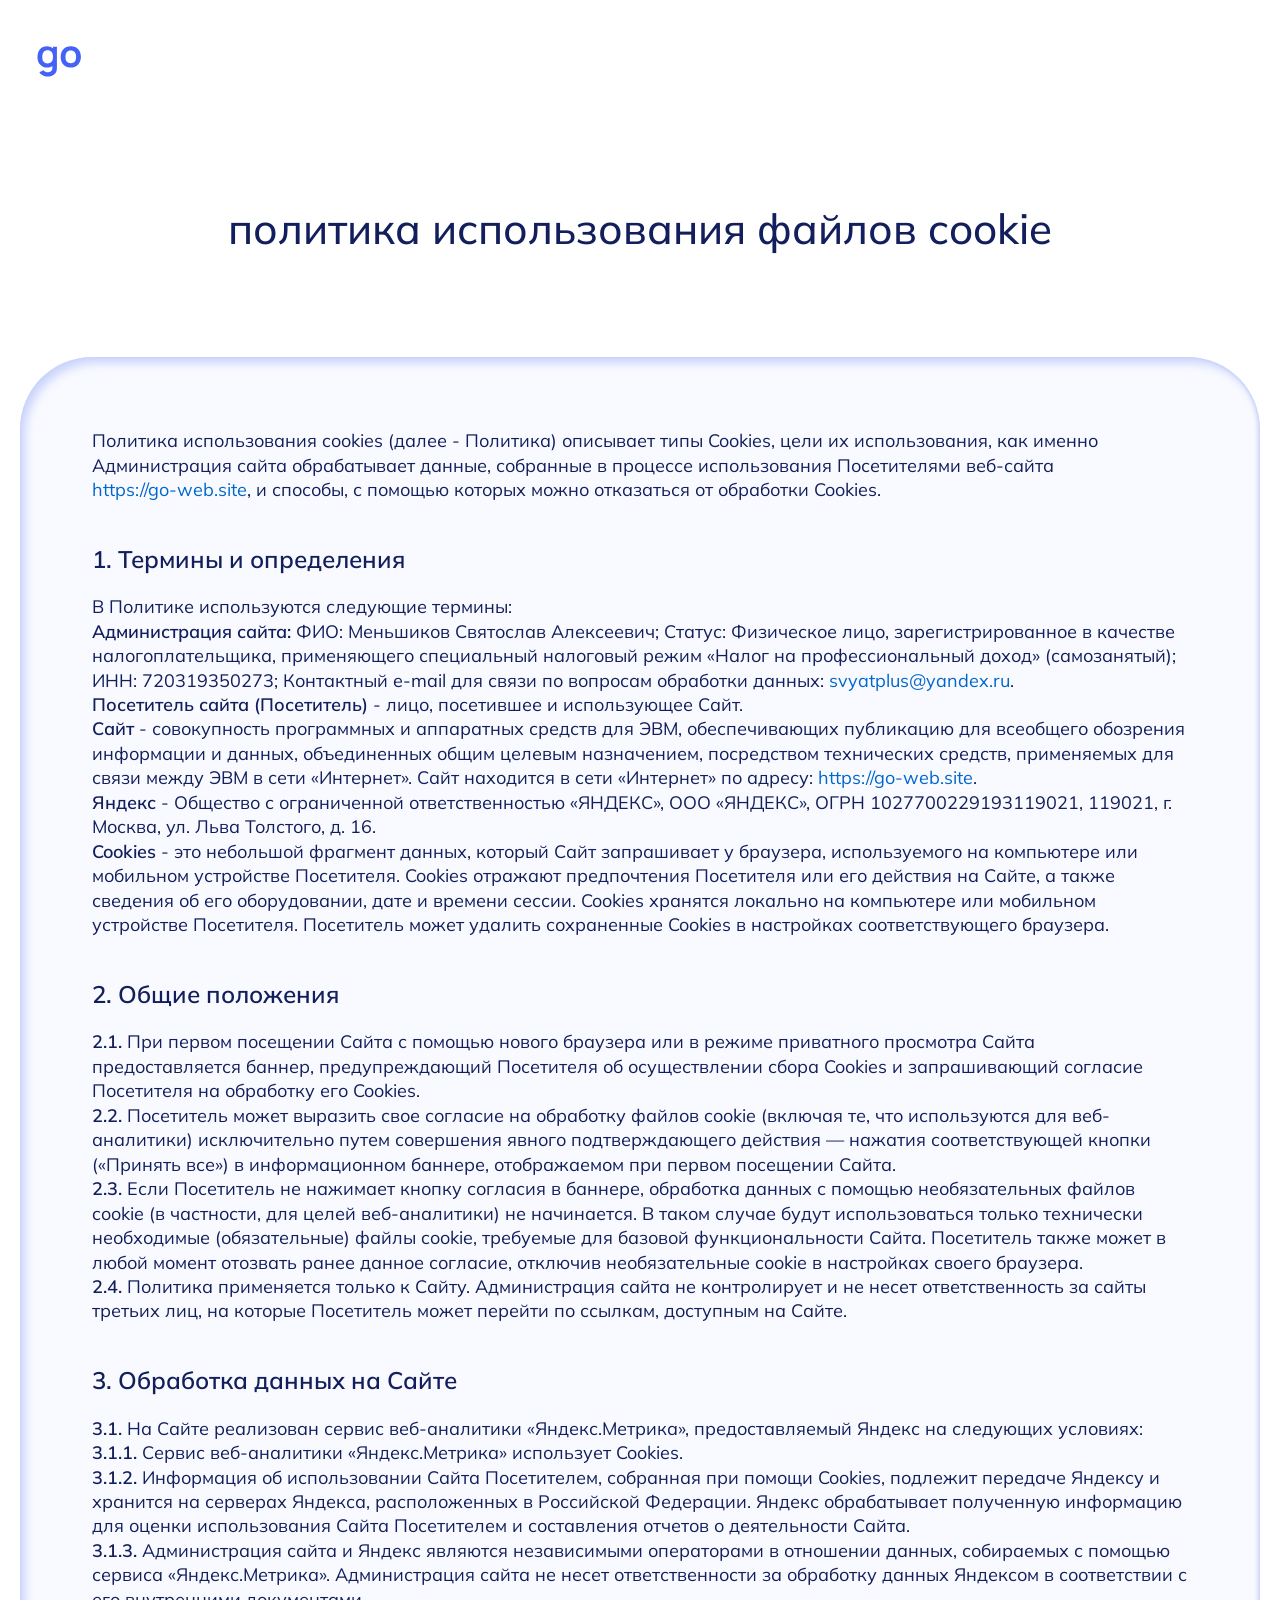
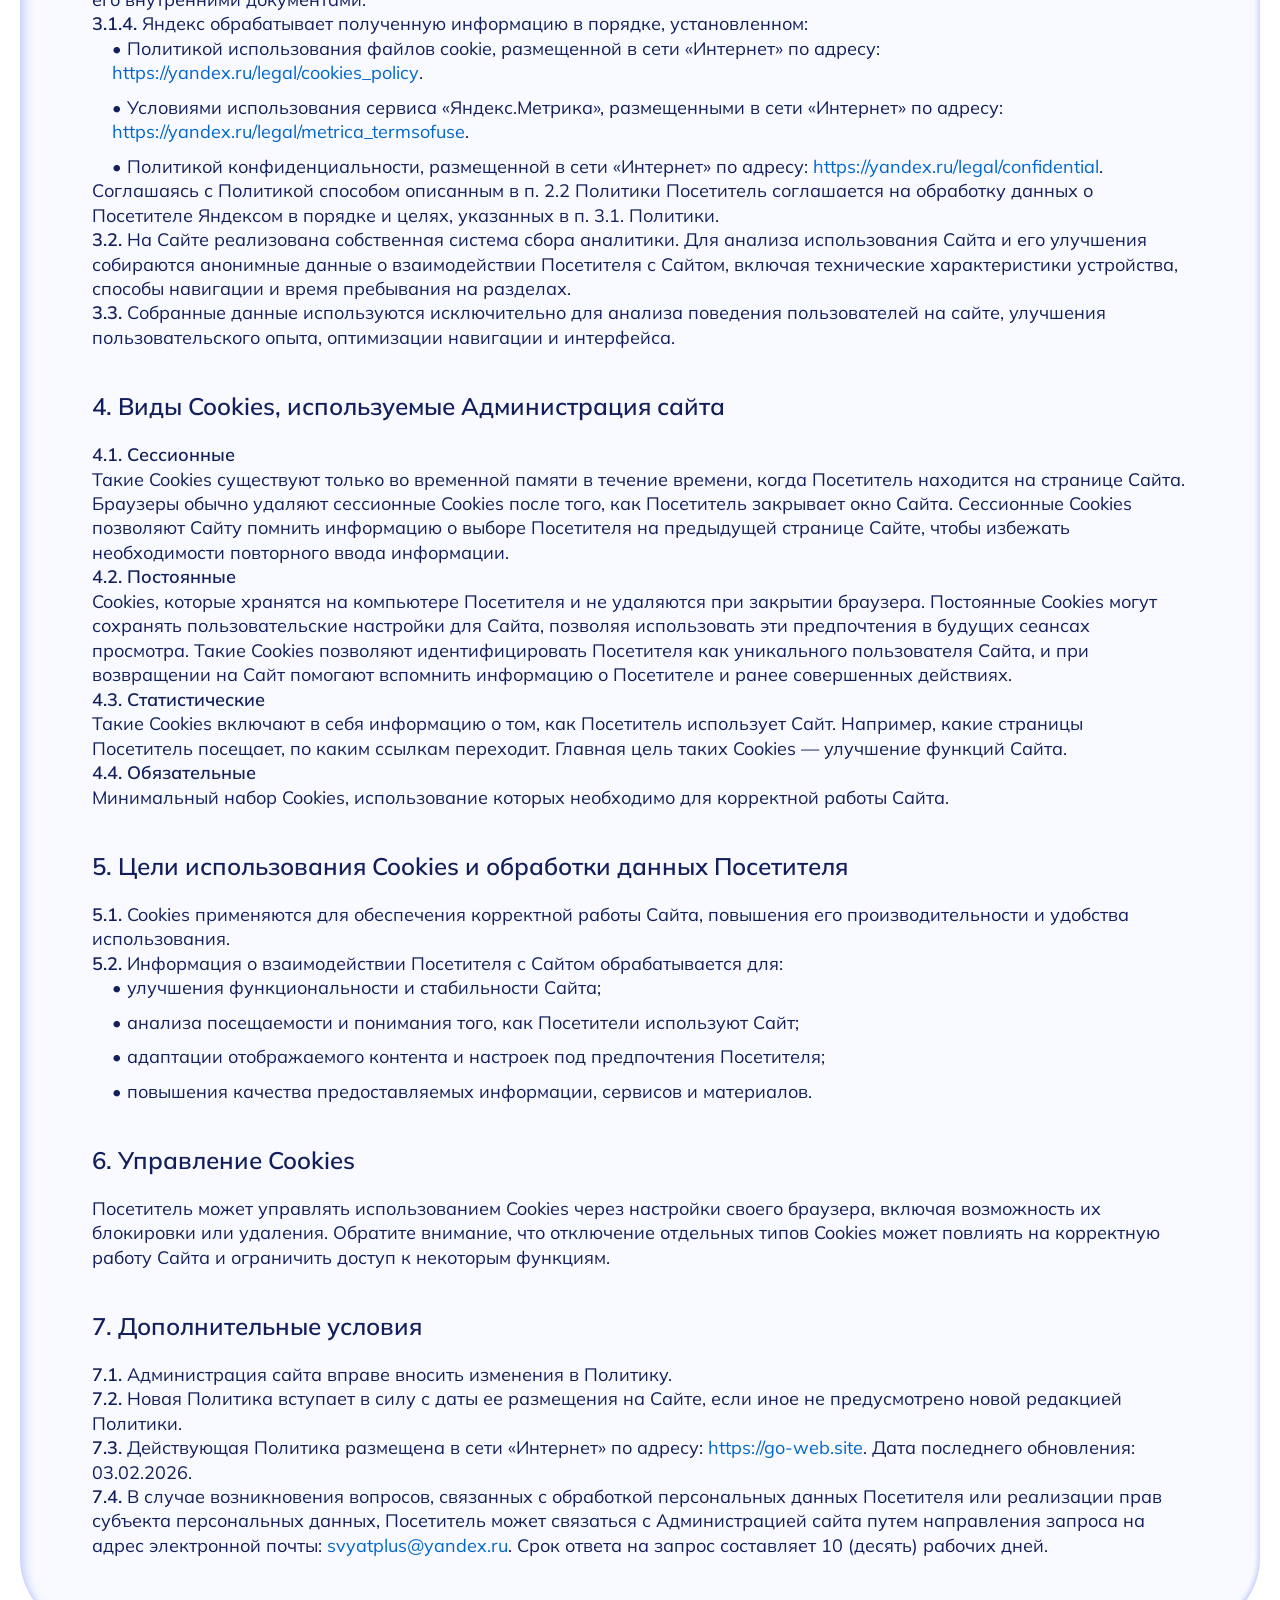
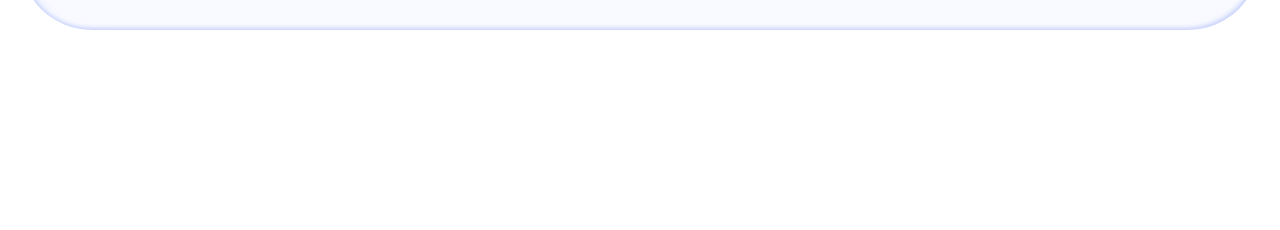
<file: cookie-policy.html>
<!DOCTYPE html>
<html lang="ru">
  
<head>
  <meta charset="UTF-8">
  <meta name="viewport" content="width=device-width, initial-scale=1.0">
  <title>Политика использования файлов cookie — go-web</title>
	<meta name="robots" content="noindex, nofollow">
  <link rel="stylesheet" href="/style.css">
  <link rel="icon" href="/favicon.svg" type="image/svg+xml">
  <link rel="icon" href="/favicon.png" type="image/png">
  <script src="/scripts/cookie.js" defer></script>
  <script src="/scripts/metrika.js" defer></script>

</head>

<body>

	<header class="header">
		<div class="header-menu">
			<button class="header-item active" data-choice="includes">включено</button>
			<button class="header-item" data-choice="stages">этапы</button>
			<button class="header-item" data-choice="showcase">работы</button>
			<button class="header-item" data-choice="price">цены</button>
		</div>
	</header>

	<a href="/" class="header-logo">
		<svg width="48" height="48" viewBox="0 0 48 48" fill="none" xmlns="http://www.w3.org/2000/svg">
		<path d="M20.916 10.75V31.972C20.916 33.676 20.628 35.092 20.052 36.22C19.488 37.36 18.594 38.308 17.37 39.064C16.41 39.64 15.456 40.024 14.508 40.216C13.56 40.42 12.534 40.522 11.43 40.522C10.662 40.522 9.834 40.402 8.946 40.162C8.514 40.042 8.112 39.904 7.74 39.748C7.368 39.592 7.026 39.412 6.714 39.208C6.03 38.884 5.4 38.452 4.824 37.912C4.26 37.384 3.792 36.808 3.42 36.184L7.578 34.15C7.698 34.342 7.836 34.528 7.992 34.708C8.16 34.9 8.358 35.092 8.586 35.284C8.934 35.608 9.378 35.848 9.918 36.004C10.458 36.172 10.974 36.256 11.466 36.256C12.15 36.256 12.804 36.166 13.428 35.986C14.052 35.818 14.574 35.554 14.994 35.194C15.522 34.774 15.894 34.312 16.11 33.808C16.326 33.316 16.416 32.68 16.38 31.9V29.92C14.892 31.012 13.032 31.558 10.8 31.558C9.468 31.558 8.172 31.276 6.912 30.712C5.664 30.16 4.638 29.368 3.834 28.336C2.274 26.416 1.494 23.932 1.494 20.884C1.494 19.444 1.686 18.094 2.07 16.834C2.454 15.562 3.042 14.422 3.834 13.414C4.638 12.37 5.676 11.572 6.948 11.02C8.208 10.468 9.552 10.192 10.98 10.192C12.096 10.192 13.17 10.378 14.202 10.75C15.234 11.122 16.152 11.65 16.956 12.334V10.75H20.916ZM15.48 25.87C15.96 25.318 16.326 24.604 16.578 23.728C16.83 22.84 16.956 21.892 16.956 20.884C16.956 19.864 16.836 18.922 16.596 18.058C16.356 17.194 15.984 16.456 15.48 15.844C14.556 14.776 13.284 14.242 11.664 14.242C9.768 14.242 8.382 14.89 7.506 16.186C6.702 17.314 6.3 18.88 6.3 20.884C6.3 22.948 6.678 24.508 7.434 25.564C7.878 26.212 8.454 26.698 9.162 27.022C9.87 27.346 10.656 27.508 11.52 27.508C13.212 27.508 14.532 26.962 15.48 25.87ZM27.1367 28.192C25.5047 26.224 24.6887 23.788 24.6887 20.884C24.6887 17.932 25.5047 15.478 27.1367 13.522C28.0247 12.454 29.1407 11.632 30.4847 11.056C31.8527 10.48 33.2867 10.192 34.7867 10.192C35.5427 10.192 36.2807 10.264 37.0007 10.408C37.7327 10.552 38.4227 10.768 39.0707 11.056C39.7307 11.332 40.3427 11.68 40.9067 12.1C41.4707 12.508 41.9807 12.982 42.4367 13.522C44.0567 15.502 44.8667 17.956 44.8667 20.884C44.8667 22.3 44.6747 23.608 44.2907 24.808C43.9187 26.008 43.3007 27.136 42.4367 28.192C41.5007 29.284 40.3727 30.118 39.0527 30.694C37.7447 31.27 36.3227 31.558 34.7867 31.558C34.0307 31.558 33.2867 31.486 32.5547 31.342C31.8347 31.198 31.1447 30.982 30.4847 30.694C29.8367 30.406 29.2247 30.052 28.6487 29.632C28.0847 29.212 27.5807 28.732 27.1367 28.192ZM38.8367 16.258C38.4047 15.646 37.8287 15.19 37.1087 14.89C36.3887 14.578 35.6147 14.422 34.7867 14.422C33.9227 14.422 33.1427 14.578 32.4467 14.89C31.7507 15.19 31.1807 15.646 30.7367 16.258C29.9087 17.326 29.4947 18.868 29.4947 20.884C29.4947 22.876 29.9087 24.4 30.7367 25.456C31.1807 26.068 31.7507 26.536 32.4467 26.86C33.1427 27.172 33.9227 27.328 34.7867 27.328C35.6147 27.328 36.3827 27.172 37.0907 26.86C37.7987 26.536 38.3807 26.068 38.8367 25.456C39.6887 24.316 40.1147 22.792 40.1147 20.884C40.1147 18.94 39.6887 17.398 38.8367 16.258Z" fill="#002AFF"/>
		</svg>
	</a>

	<main>

		<div class="section--policy">

			<h1 class="policy-h1">политика использования файлов cookie</h1>

			<div class="policy-container">

				<div class="policy-p">Политика использования cookies (далее - Политика) описывает типы Cookies, цели их использования, как именно Администрация сайта обрабатывает данные, собранные в процессе использования Посетителями веб-сайта <a href="/" class="default-link">https://go-web.site</a>, и способы, с помощью которых можно отказаться от обработки Cookies.</div>

				<div class="policy-h">1. Термины и определения</div>

				<div class="policy-p">В Политике используются следующие термины:</div>

				<div class="policy-p"><span class="semibold">Администрация сайта:</span> ФИО: Меньшиков Святослав Алексеевич; Статус: Физическое лицо, зарегистрированное в качестве налогоплательщика, применяющего специальный налоговый режим «Налог на профессиональный доход» (самозанятый); ИНН: 720319350273; Контактный e-mail для связи по вопросам обработки данных: <a href="mailto:svyatplus@yandex.ru" class="default-link">svyatplus@yandex.ru</a>.</div>

				<div class="policy-p"><span class="semibold">Посетитель сайта (Посетитель)</span> - лицо, посетившее и использующее Сайт.</div>

				<div class="policy-p"><span class="semibold">Сайт </span>- совокупность программных и аппаратных средств для ЭВМ, обеспечивающих публикацию для всеобщего обозрения информации и данных, объединенных общим целевым назначением, посредством технических средств, применяемых для связи между ЭВМ в сети «Интернет». Сайт находится в сети «Интернет» по адресу: <a href="/" class="default-link">https://go-web.site</a>.</div>

				<div class="policy-p"><span class="semibold">Яндекс </span>- Общество с ограниченной ответственностью «ЯНДЕКС», ООО «ЯНДЕКС», ОГРН 1027700229193119021, 119021, г. Москва, ул. Льва Толстого, д. 16.</div>

				<div class="policy-p"><span class="semibold">Cookies </span>- это небольшой фрагмент данных, который Сайт запрашивает у браузера, используемого на компьютере или мобильном устройстве Посетителя. Cookies отражают предпочтения Посетителя или его действия на Сайте, а также сведения об его оборудовании, дате и времени сессии. Cookies хранятся локально на компьютере или мобильном устройстве Посетителя. Посетитель может удалить сохраненные Cookies в настройках соответствующего браузера.</div>

				<div class="policy-h">2. Общие положения</div>

				<div class="policy-p"><span class="semibold">2.1.</span> При первом посещении Сайта с помощью нового браузера или в режиме приватного просмотра Сайта предоставляется баннер, предупреждающий Посетителя об осуществлении сбора Cookies и запрашивающий согласие Посетителя на обработку его Cookies.</div>

				<div class="policy-p"><span class="semibold">2.2.</span> Посетитель может выразить свое согласие на обработку файлов cookie (включая те, что используются для веб-аналитики) исключительно путем совершения явного подтверждающего действия — нажатия соответствующей кнопки («Принять все») в информационном баннере, отображаемом при первом посещении Сайта.</div>

				<div class="policy-p"><span class="semibold">2.3.</span> Если Посетитель не нажимает кнопку согласия в баннере, обработка данных с помощью необязательных файлов cookie (в частности, для целей веб-аналитики) не начинается. В таком случае будут использоваться только технически необходимые (обязательные) файлы cookie, требуемые для базовой функциональности Сайта. Посетитель также может в любой момент отозвать ранее данное согласие, отключив необязательные cookie в настройках своего браузера.</div>
				
				<div class="policy-p"><span class="semibold">2.4.</span> Политика применяется только к Сайту. Администрация сайта не контролирует и не несет ответственность за сайты третьих лиц, на которые Посетитель может перейти по ссылкам, доступным на Сайте.</div>

				<div class="policy-h">3. Обработка данных на Сайте</div>

				<div class="policy-p"><span class="semibold">3.1.</span> На Сайте реализован сервис веб-аналитики «Яндекс.Метрика», предоставляемый Яндекс на следующих условиях:</div>

				<div class="policy-p"><span class="semibold">3.1.1.</span> Сервис веб-аналитики «Яндекс.Метрика» использует Cookies.</div>

				<div class="policy-p"><span class="semibold">3.1.2.</span> Информация об использовании Сайта Посетителем, собранная при помощи Cookies, подлежит передаче Яндексу и хранится на серверах Яндекса, расположенных в Российской Федерации. Яндекс обрабатывает полученную информацию для оценки использования Сайта Посетителем и составления отчетов о деятельности Сайта.</div>

				<div class="policy-p"><span class="semibold">3.1.3.</span> Администрация сайта и Яндекс являются независимыми операторами в отношении данных, собираемых с помощью сервиса «Яндекс.Метрика». Администрация сайта не несет ответственности за обработку данных Яндексом в соответствии с его внутренними документами.</div>

				<div class="policy-p"><span class="semibold">3.1.4.</span> Яндекс обрабатывает полученную информацию в порядке, установленном:</div>

				<div class="organization-info-policy-container">

					<div class="policy-p">• Политикой использования файлов cookie, размещенной в сети «Интернет» по адресу: <a href="https://yandex.ru/legal/cookies_policy" class="default-link">https://yandex.ru/legal/cookies_policy</a>.</div>

					<div class="policy-p">• Условиями использования сервиса «Яндекс.Метрика», размещенными в сети «Интернет» по адресу: <a href="https://yandex.ru/legal/metrica_termsofuse" class="default-link">https://yandex.ru/legal/metrica_termsofuse</a>.</div>

					<div class="policy-p">• Политикой конфиденциальности, размещенной в сети «Интернет» по адресу: <a href="https://yandex.ru/legal/confidential" class="default-link">https://yandex.ru/legal/confidential</a>.</div>

				</div>

				<div class="policy-p">Соглашаясь с Политикой способом описанным в п. 2.2 Политики Посетитель соглашается на обработку данных о Посетителе Яндексом в порядке и целях, указанных в п. 3.1. Политики.</div>

				<div class="policy-p"><span class="semibold">3.2.</span> На Сайте реализована собственная система сбора аналитики. Для анализа использования Сайта и его улучшения собираются анонимные данные о взаимодействии Посетителя с Сайтом, включая технические характеристики устройства, способы навигации и время пребывания на разделах.</div>

				<div class="policy-p"><span class="semibold">3.3.</span> Собранные данные используются исключительно для анализа поведения пользователей на сайте, улучшения пользовательского опыта, оптимизации навигации и интерфейса.</div>

				<div class="policy-h">4. Виды Cookies, используемые Администрация сайта</div>

				<div class="policy-p"><span class="semibold">4.1. Сессионные</span></div>

				<div class="policy-p">Такие Cookies существуют только во временной памяти в течение времени, когда Посетитель находится на странице Сайта. Браузеры обычно удаляют сессионные Cookies после того, как Посетитель закрывает окно Сайта. Сессионные Cookies позволяют Сайту помнить информацию о выборе Посетителя на предыдущей странице Сайте, чтобы избежать необходимости повторного ввода информации.</div>

				<div class="policy-p"><span class="semibold">4.2. Постоянные</span></div>

				<div class="policy-p">Cookies, которые хранятся на компьютере Посетителя и не удаляются при закрытии браузера. Постоянные Cookies могут сохранять пользовательские настройки для Сайта, позволяя использовать эти предпочтения в будущих сеансах просмотра. Такие Cookies позволяют идентифицировать Посетителя как уникального пользователя Сайта, и при возвращении на Сайт помогают вспомнить информацию о Посетителе и ранее совершенных действиях.</div>

				<div class="policy-p"><span class="semibold">4.3. Статистические</span></div>

				<div class="policy-p">Такие Cookies включают в себя информацию о том, как Посетитель использует Сайт. Например, какие страницы Посетитель посещает, по каким ссылкам переходит. Главная цель таких Cookies — улучшение функций Сайта.</div>

				<div class="policy-p"><span class="semibold">4.4. Обязательные</span></div>

				<div class="policy-p">Минимальный набор Cookies, использование которых необходимо для корректной работы Сайта.</div>

				<div class="policy-h">5. Цели использования Cookies и обработки данных Посетителя</div>

				<div class="policy-p"><span class="semibold">5.1.</span> Cookies применяются для обеспечения корректной работы Сайта, повышения его производительности и удобства использования.</div>

				<div class="policy-p"><span class="semibold">5.2.</span> Информация о взаимодействии Посетителя с Сайтом обрабатывается для:</div>

				<div class="organization-info-policy-container">

					<div class="policy-p">• улучшения функциональности и стабильности Сайта;</div>

					<div class="policy-p">• анализа посещаемости и понимания того, как Посетители используют Сайт;</div>

					<div class="policy-p">• адаптации отображаемого контента и настроек под предпочтения Посетителя;</div>

					<div class="policy-p">• повышения качества предоставляемых информации, сервисов и материалов.</div>

				</div>

				<div class="policy-h">6. Управление Cookies</div>

				<div class="policy-p">Посетитель может управлять использованием Cookies через настройки своего браузера, включая возможность их блокировки или удаления. Обратите внимание, что отключение отдельных типов Cookies может повлиять на корректную работу Сайта и ограничить доступ к некоторым функциям.</div>

				<div class="policy-h">7. Дополнительные условия</div>

				<div class="policy-p"><span class="semibold">7.1.</span> Администрация сайта вправе вносить изменения в Политику.</div>

				<div class="policy-p"><span class="semibold">7.2.</span> Новая Политика вступает в силу с даты ее размещения на Сайте, если иное не предусмотрено новой редакцией Политики.</div>

				<div class="policy-p"><span class="semibold">7.3.</span> Действующая Политика размещена в сети «Интернет» по адресу: <a href="/" class="default-link">https://go-web.site</a>. Дата последнего обновления: 03.02.2026.</div>

				<div class="policy-p"><span class="semibold">7.4.</span> В случае возникновения вопросов, связанных с обработкой персональных данных Посетителя или реализации прав субъекта персональных данных, Посетитель может связаться с Администрацией сайта путем направления запроса на адрес электронной почты: <a href="mailto:svyatplus@yandex.ru" class="default-link">svyatplus@yandex.ru</a>. Срок ответа на запрос составляет 10 (десять) рабочих дней.</div>

			</div>

		</div>

	</main>

  <div class="cookie-popup" hidden>
    <div class="cookie-popup-title">
      <p class="cookie-popup-h">используем файлы cookie</p>
      <p class="cookie-popup-h">🍪</p>
    </div>
    <p class="cookie-popup-p">наш сайт использует файлы cookie для корректной работы, анализа посещений и показа рекламы о нашей деятельности в интернете
			<br>подробности — в нашей <a class="cookie-policy-a" href="/cookie-policy" target="_blank">политике использования cookie</a></p>
    <div class="cookie-popup-buttons">
      <button class="button button__paddinl_s" aria-label="Принять все cookie" data-cookie-action="accept-all">принять все</button>
      <button class="button button__cookie button__paddinl_s" aria-label="Принять необходимые cookie" data-cookie-action="accept-necessary">принять необходимые</button>
    </div>
  </div>
	
</body>

</html>
</file>
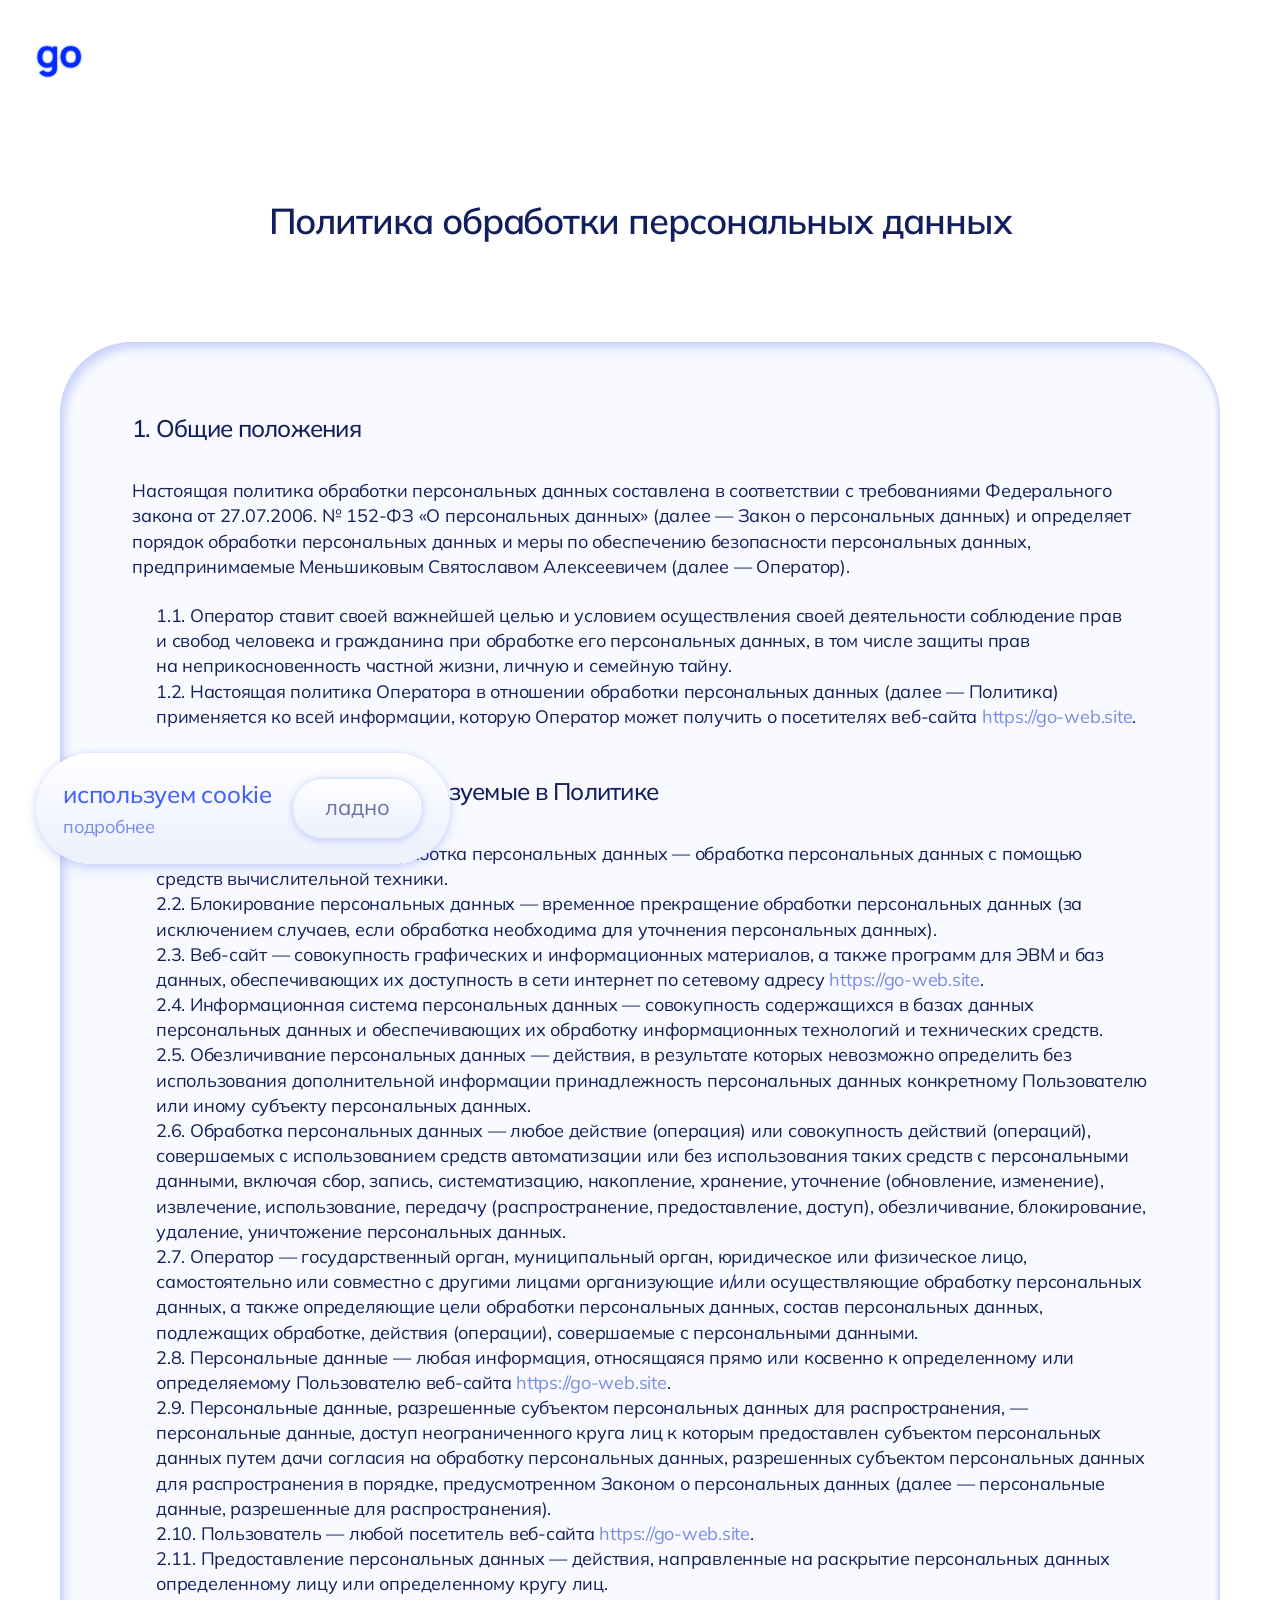
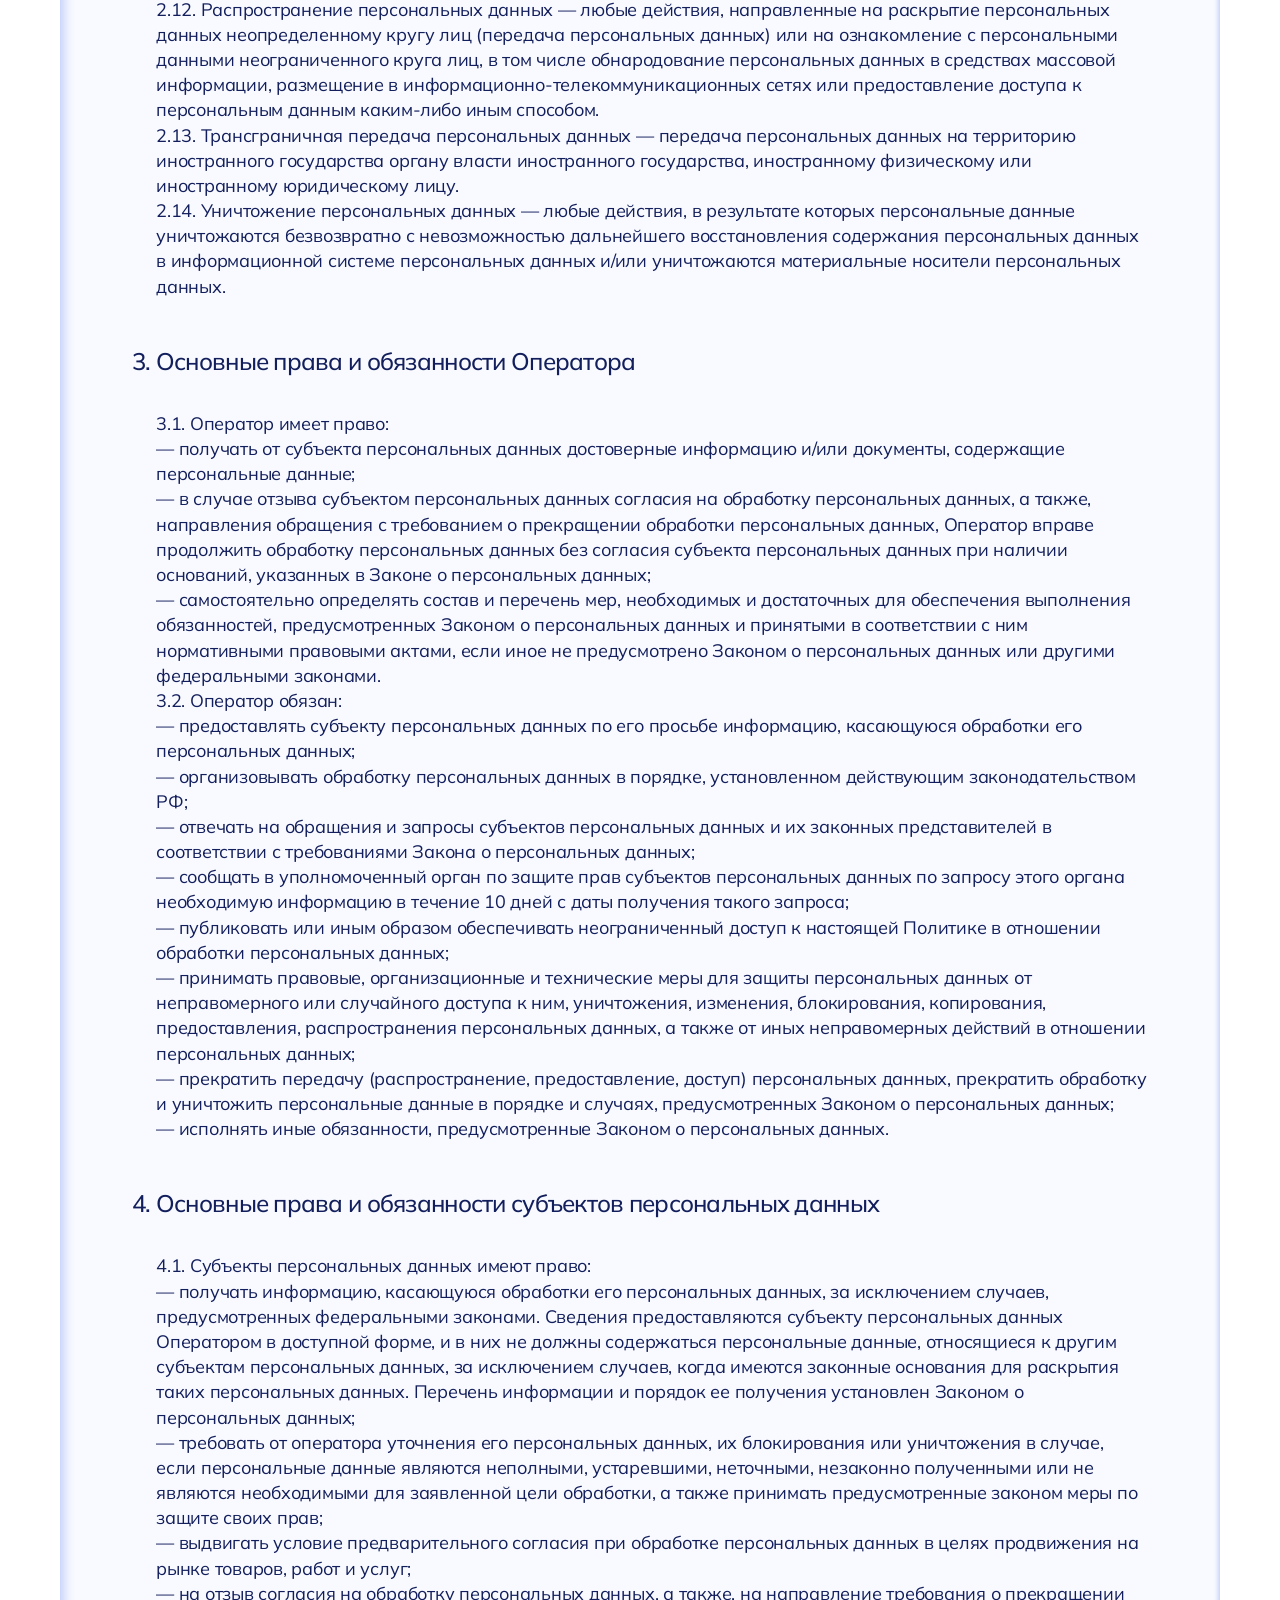
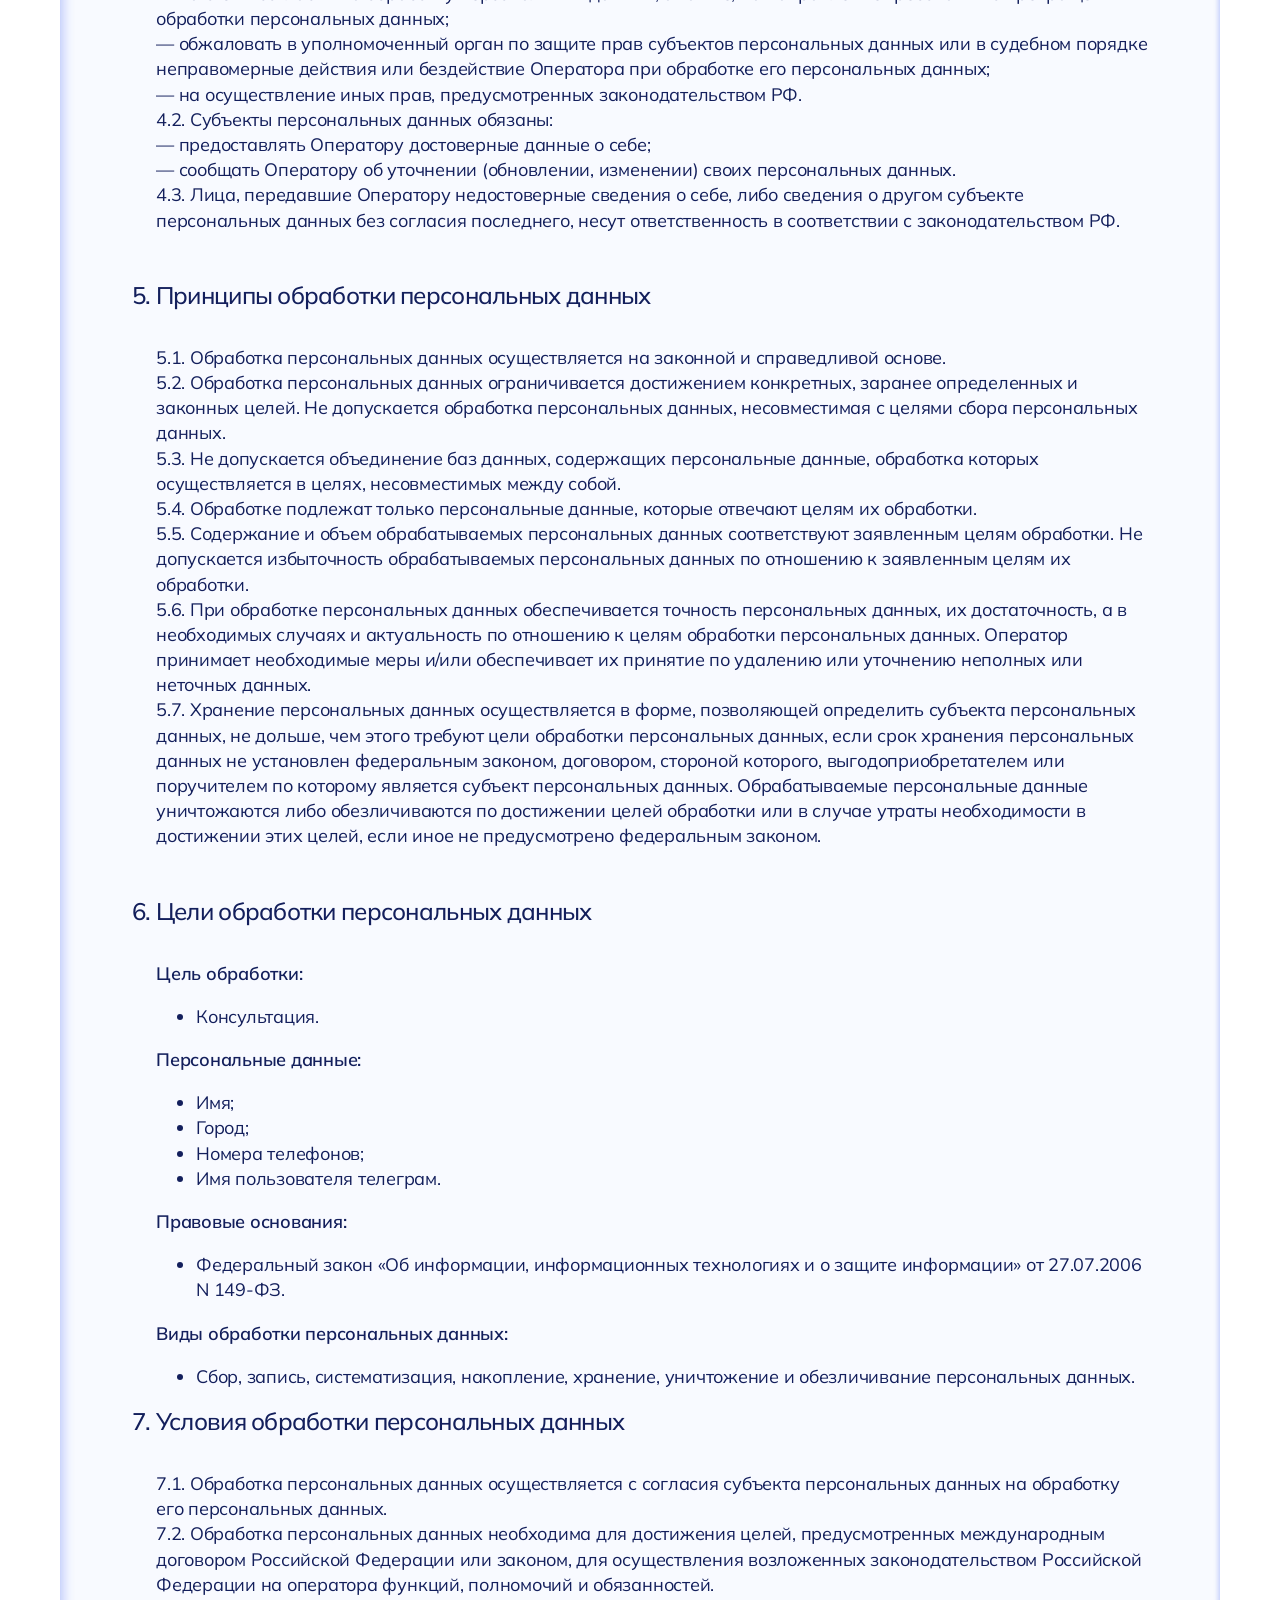
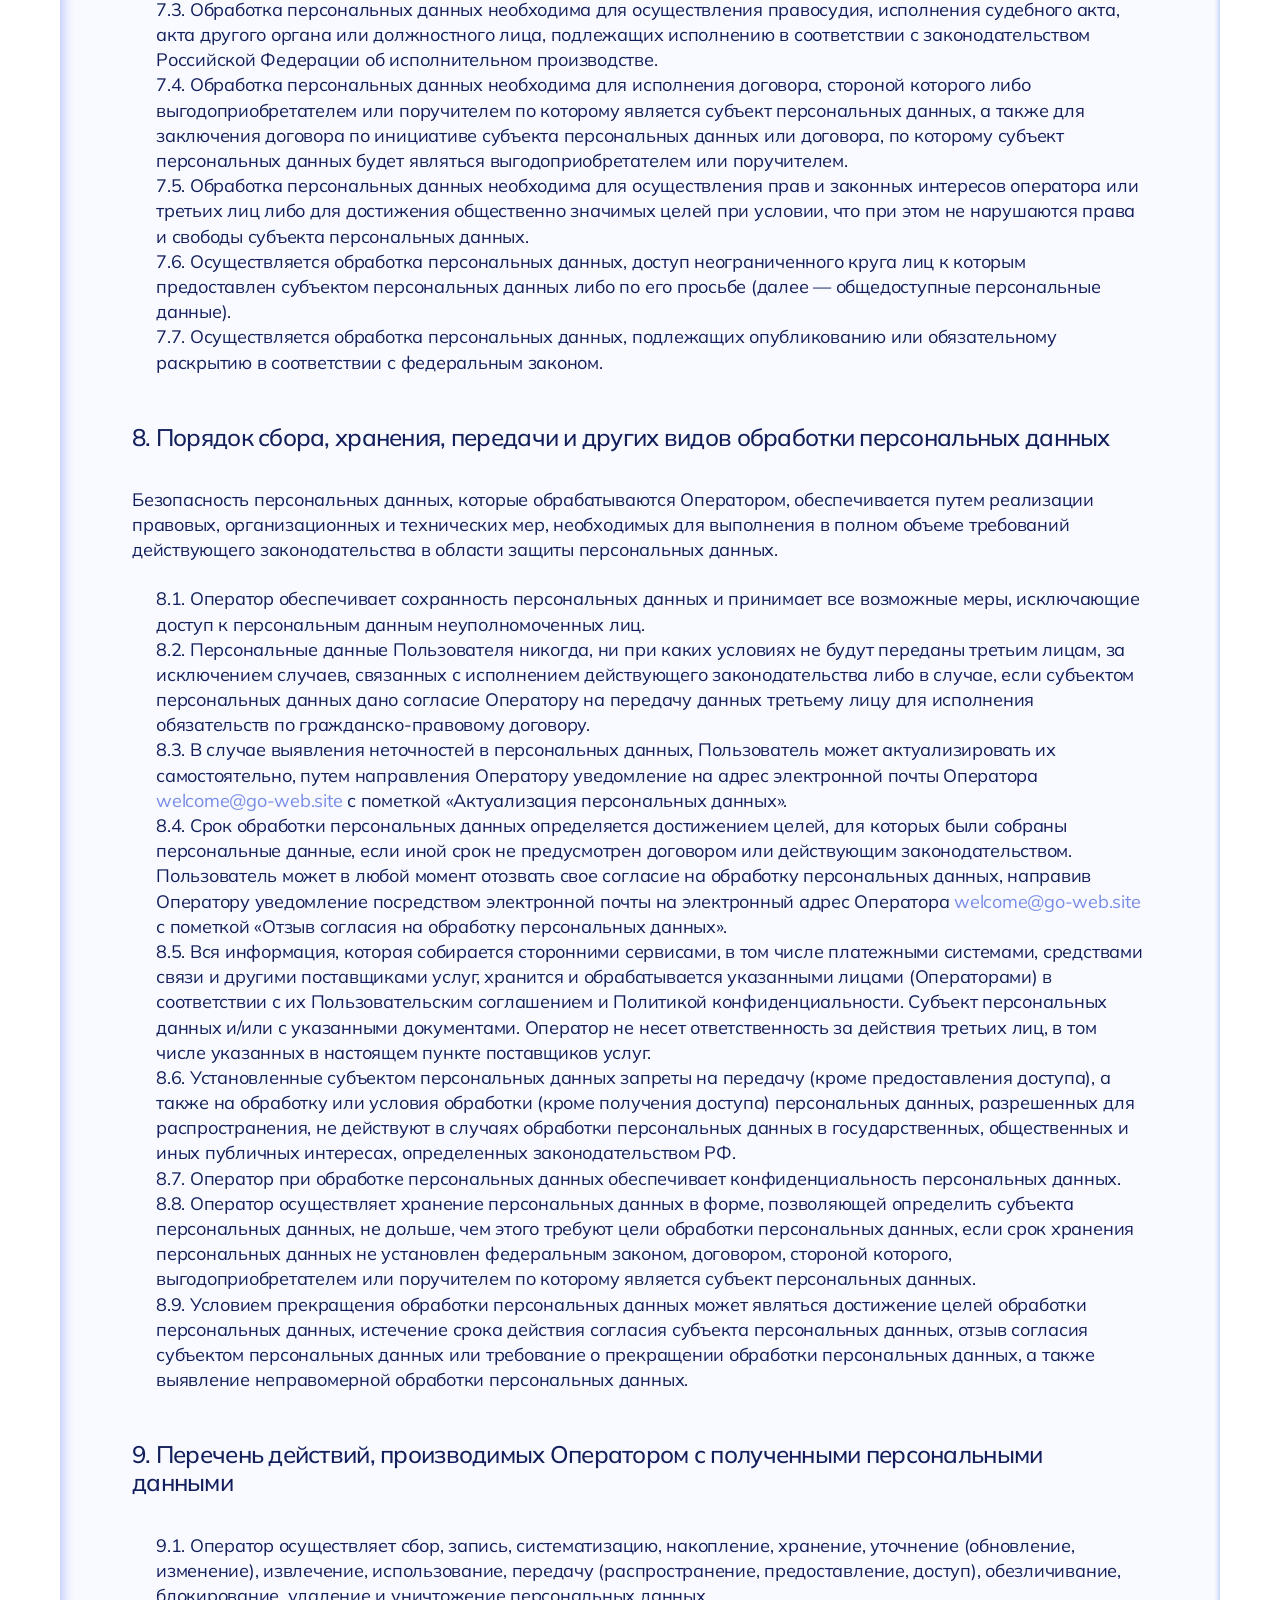
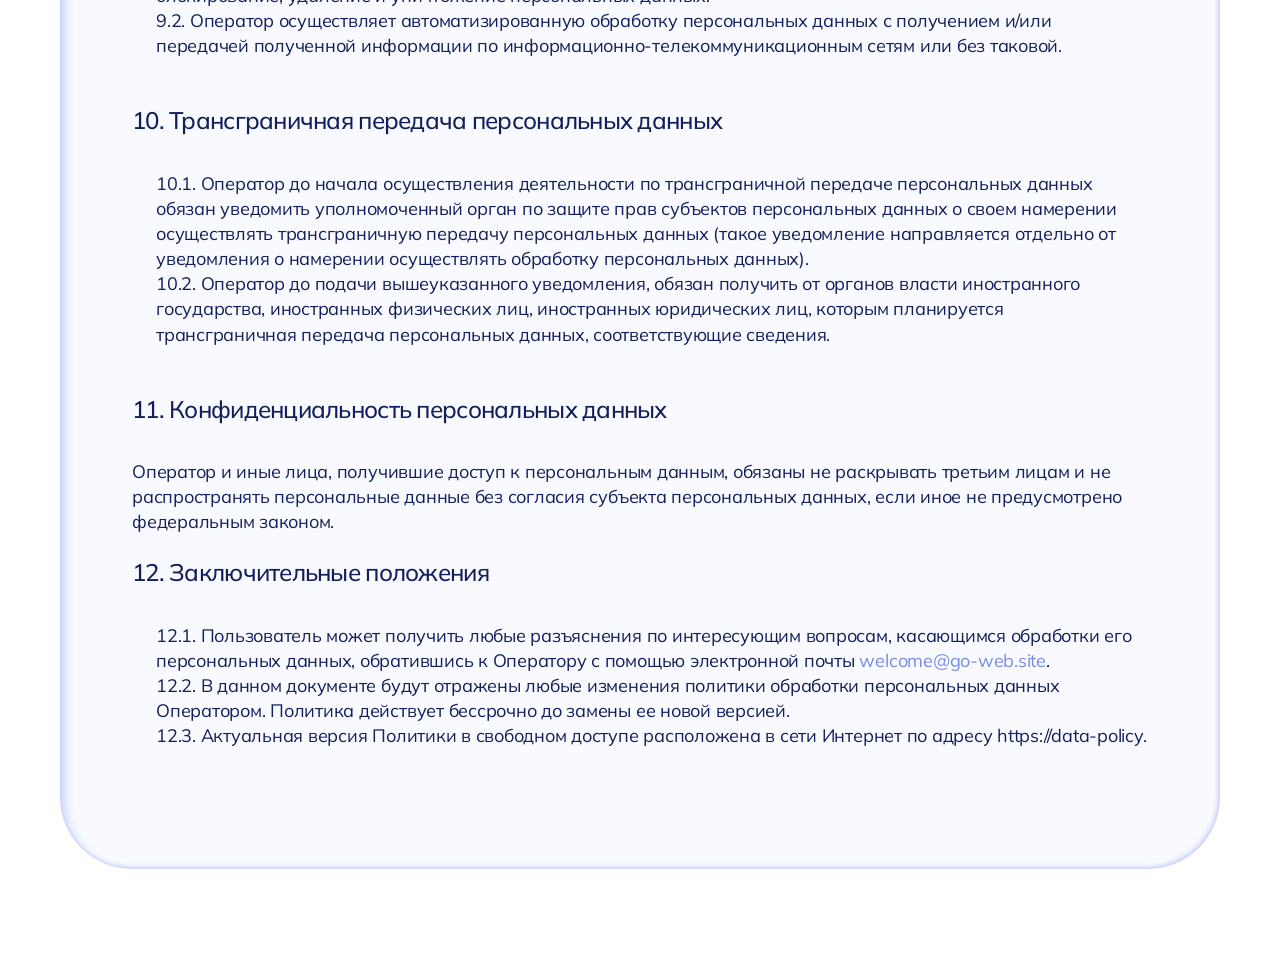
<file: data-policy.html>
<!DOCTYPE html>
<html lang="ru">
<head>
	<meta charset="UTF-8">
	<meta name="viewport" content="width=device-width, initial-scale=1.0">
	<title>Политика обработки персональных данных | go-web</title>
  <link rel="stylesheet" href="styles-seo-rt.css">
  <link rel="icon" href="favicon.svg" type="image/svg+xml">
  <link rel="icon" href="favicon.png" type="image/png">
  <link rel="preconnect" href="styles-seo-rt.css">
  <script src="/scripts/script-seo-rt.js" defer></script>
  <script src="/scripts/cookie.js" defer></script>
</head>
<body>

	<a href="seo-rt.html" class="logo" title="Логотип">
		<svg viewBox="0 0 48 48" fill="none" xmlns="http://www.w3.org/2000/svg">
			<path d="M20.916 10.75V31.972C20.916 33.676 20.628 35.092 20.052 36.22C19.488 37.36 18.594 38.308 17.37 39.064C16.41 39.64 15.456 40.024 14.508 40.216C13.56 40.42 12.534 40.522 11.43 40.522C10.662 40.522 9.834 40.402 8.946 40.162C8.514 40.042 8.112 39.904 7.74 39.748C7.368 39.592 7.026 39.412 6.714 39.208C6.03 38.884 5.4 38.452 4.824 37.912C4.26 37.384 3.792 36.808 3.42 36.184L7.578 34.15C7.698 34.342 7.836 34.528 7.992 34.708C8.16 34.9 8.358 35.092 8.586 35.284C8.934 35.608 9.378 35.848 9.918 36.004C10.458 36.172 10.974 36.256 11.466 36.256C12.15 36.256 12.804 36.166 13.428 35.986C14.052 35.818 14.574 35.554 14.994 35.194C15.522 34.774 15.894 34.312 16.11 33.808C16.326 33.316 16.416 32.68 16.38 31.9V29.92C14.892 31.012 13.032 31.558 10.8 31.558C9.468 31.558 8.172 31.276 6.912 30.712C5.664 30.16 4.638 29.368 3.834 28.336C2.274 26.416 1.494 23.932 1.494 20.884C1.494 19.444 1.686 18.094 2.07 16.834C2.454 15.562 3.042 14.422 3.834 13.414C4.638 12.37 5.676 11.572 6.948 11.02C8.208 10.468 9.552 10.192 10.98 10.192C12.096 10.192 13.17 10.378 14.202 10.75C15.234 11.122 16.152 11.65 16.956 12.334V10.75h30.916ZM15.48 25.87C15.96 25.318 16.326 24.604 16.578 23.728C16.83 22.84 16.956 21.892 16.956 20.884C16.956 19.864 16.836 18.922 16.596 18.058C16.356 17.194 15.984 16.456 15.48 15.844C14.556 14.776 13.284 14.242 11.664 14.242C9.768 14.242 8.382 14.89 7.506 16.186C6.702 17.314 6.3 18.88 6.3 20.884C6.3 22.948 6.678 24.508 7.434 25.564C7.878 26.212 8.454 26.698 9.162 27.022C9.87 27.346 10.656 27.508 11.52 27.508C13.212 27.508 14.532 26.962 15.48 25.87ZM27.1367 28.192C25.5047 26.224 24.6887 23.788 24.6887 20.884C24.6887 17.932 25.5047 15.478 27.1367 13.522C28.0247 12.454 29.1407 11.632 30.4847 11.056C31.8527 10.48 33.2867 10.192 34.7867 10.192C35.5427 10.192 36.2807 10.264 37.0007 10.408C37.7327 10.552 38.4227 10.768 39.0707 11.056C39.7307 11.332 40.3427 11.68 40.9067 12.1C41.4707 12.508 41.9807 12.982 42.4367 13.522C44.0567 15.502 44.8667 17.956 44.8667 20.884C44.8667 22.3 44.6747 23.608 44.2907 24.808C43.9187 26.008 43.3007 27.136 42.4367 28.192C41.5007 29.284 40.3727 30.118 39.0527 30.694C37.7447 31.27 36.3227 31.558 34.7867 31.558C34.0307 31.558 33.2867 31.486 32.5547 31.342C31.8347 31.198 31.1447 30.982 30.4847 30.694C29.8367 30.406 29.2247 30.052 28.6487 29.632C28.0847 29.212 27.5807 28.732 27.1367 28.192ZM38.8367 16.258C38.4047 15.646 37.8287 15.19 37.1087 14.89C36.3887 14.578 35.6147 14.422 34.7867 14.422C33.9227 14.422 33.1427 14.578 32.4467 14.89C31.7507 15.19 31.1807 15.646 30.7367 16.258C29.9087 17.326 29.4947 18.868 29.4947 20.884C29.4947 22.876 29.9087 24.4 30.7367 25.456C31.1807 26.068 31.7507 26.536 32.4467 26.86C33.1427 27.172 33.9227 27.328 34.7867 27.328C35.6147 27.328 36.3827 27.172 37.0907 26.86C37.7987 26.536 38.3807 26.068 38.8367 25.456C39.6887 24.316 40.1147 22.792 40.1147 20.884C40.1147 18.94 39.6887 17.398 38.8367 16.258Z"/>
		</svg>
	</a>

	<main>

		<section class="section section__law">
			<div class="law-container">
				<h1 class="h1 h1--secondary h1--mb_100">Политика обработки персональных данных</h1>
				<div class="law-info">
					<h2 class="h2 h2--law h2--mb_36">1. Общие положения</h2>
					<p class="p--mb_24">Настоящая политика обработки персональных данных составлена в соответствии с требованиями Федерального закона от 27.07.2006. № 152-ФЗ «О персональных данных» (далее — Закон о персональных данных) и определяет порядок обработки персональных данных и меры по обеспечению безопасности персональных данных, предпринимаемые Меньшиковым Святославом Алексеевичем (далее — Оператор).</p>
					<p class="p--ml__24">1.1. Оператор ставит своей важнейшей целью и условием осуществления своей деятельности соблюдение прав и свобод человека и гражданина при обработке его персональных данных, в том числе защиты прав на неприкосновенность частной жизни, личную и семейную тайну.</p>
					<p class="p--ml__24 p--mb_48">1.2. Настоящая политика Оператора в отношении обработки персональных данных (далее — Политика) применяется ко всей информации, которую Оператор может получить о посетителях веб-сайта <a href="https://go-web.site" class="span--link">https://go-web.site</a>.</p>
					<h2 class="h2 h2--law h2--mb_36">2. Основные понятия, используемые в Политике</h2>
					<p class="p--ml__24">2.1. Автоматизированная обработка персональных данных — обработка персональных данных с помощью средств вычислительной техники.</p>
					<p class="p--ml__24">2.2. Блокирование персональных данных — временное прекращение обработки персональных данных (за исключением случаев, если обработка необходима для уточнения персональных данных).</p>
					<p class="p--ml__24">2.3. Веб-сайт — совокупность графических и информационных материалов, а также программ для ЭВМ и баз данных, обеспечивающих их доступность в сети интернет по сетевому адресу <a href="https://go-web.site" class="span--link">https://go-web.site</a>.</p>
					<p class="p--ml__24">2.4. Информационная система персональных данных — совокупность содержащихся в базах данных персональных данных и обеспечивающих их обработку информационных технологий и технических средств.</p>
					<p class="p--ml__24">2.5. Обезличивание персональных данных — действия, в результате которых невозможно определить без использования дополнительной информации принадлежность персональных данных конкретному Пользователю или иному субъекту персональных данных.</p>
					<p class="p--ml__24">2.6. Обработка персональных данных — любое действие (операция) или совокупность действий (операций), совершаемых с использованием средств автоматизации или без использования таких средств с персональными данными, включая сбор, запись, систематизацию, накопление, хранение, уточнение (обновление, изменение), извлечение, использование, передачу (распространение, предоставление, доступ), обезличивание, блокирование, удаление, уничтожение персональных данных.</p>
					<p class="p--ml__24">2.7. Оператор — государственный орган, муниципальный орган, юридическое или физическое лицо, самостоятельно или совместно с другими лицами организующие и/или осуществляющие обработку персональных данных, а также определяющие цели обработки персональных данных, состав персональных данных, подлежащих обработке, действия (операции), совершаемые с персональными данными.</p>
					<p class="p--ml__24">2.8. Персональные данные — любая информация, относящаяся прямо или косвенно к определенному или определяемому Пользователю веб-сайта <a href="https://go-web.site" class="span--link">https://go-web.site</a>.</p>
					<p class="p--ml__24">2.9. Персональные данные, разрешенные субъектом персональных данных для распространения, — персональные данные, доступ неограниченного круга лиц к которым предоставлен субъектом персональных данных путем дачи согласия на обработку персональных данных, разрешенных субъектом персональных данных для распространения в порядке, предусмотренном Законом о персональных данных (далее — персональные данные, разрешенные для распространения).</p>
					<p class="p--ml__24">2.10. Пользователь — любой посетитель веб-сайта <a href="https://go-web.site" class="span--link">https://go-web.site</a>.</p>
					<p class="p--ml__24">2.11. Предоставление персональных данных — действия, направленные на раскрытие персональных данных определенному лицу или определенному кругу лиц.</p>
					<p class="p--ml__24">2.12. Распространение персональных данных — любые действия, направленные на раскрытие персональных данных неопределенному кругу лиц (передача персональных данных) или на ознакомление с персональными данными неограниченного круга лиц, в том числе обнародование персональных данных в средствах массовой информации, размещение в информационно-телекоммуникационных сетях или предоставление доступа к персональным данным каким-либо иным способом.</p>
					<p class="p--ml__24">2.13. Трансграничная передача персональных данных — передача персональных данных на территорию иностранного государства органу власти иностранного государства, иностранному физическому или иностранному юридическому лицу.</p>
					<p class="p--ml__24 p--mb_48">2.14. Уничтожение персональных данных — любые действия, в результате которых персональные данные уничтожаются безвозвратно с невозможностью дальнейшего восстановления содержания персональных данных в информационной системе персональных данных и/или уничтожаются материальные носители персональных данных.</p>
					<h2 class="h2 h2--law h2--mb_36">3. Основные права и обязанности Оператора</h2>
					<p class="p--ml__24">3.1. Оператор имеет право:</p>
					<p class="p--ml__24">— получать от субъекта персональных данных достоверные информацию и/или документы, содержащие персональные данные;</p>
					<p class="p--ml__24">— в случае отзыва субъектом персональных данных согласия на обработку персональных данных, а также, направления обращения с требованием о прекращении обработки персональных данных, Оператор вправе продолжить обработку персональных данных без согласия субъекта персональных данных при наличии оснований, указанных в Законе о персональных данных;</p>
					<p class="p--ml__24">— самостоятельно определять состав и перечень мер, необходимых и достаточных для обеспечения выполнения обязанностей, предусмотренных Законом о персональных данных и принятыми в соответствии с ним нормативными правовыми актами, если иное не предусмотрено Законом о персональных данных или другими федеральными законами.</p>
					<p class="p--ml__24">3.2. Оператор обязан:</p>
					<p class="p--ml__24">— предоставлять субъекту персональных данных по его просьбе информацию, касающуюся обработки его персональных данных;</p>
					<p class="p--ml__24">— организовывать обработку персональных данных в порядке, установленном действующим законодательством РФ;</p>
					<p class="p--ml__24">— отвечать на обращения и запросы субъектов персональных данных и их законных представителей в соответствии с требованиями Закона о персональных данных;</p>
					<p class="p--ml__24">— сообщать в уполномоченный орган по защите прав субъектов персональных данных по запросу этого органа необходимую информацию в течение 10 дней с даты получения такого запроса;</p>
					<p class="p--ml__24">— публиковать или иным образом обеспечивать неограниченный доступ к настоящей Политике в отношении обработки персональных данных;</p>
					<p class="p--ml__24">— принимать правовые, организационные и технические меры для защиты персональных данных от неправомерного или случайного доступа к ним, уничтожения, изменения, блокирования, копирования, предоставления, распространения персональных данных, а также от иных неправомерных действий в отношении персональных данных;</p>
					<p class="p--ml__24">— прекратить передачу (распространение, предоставление, доступ) персональных данных, прекратить обработку и уничтожить персональные данные в порядке и случаях, предусмотренных Законом о персональных данных;</p>
					<p class="p--ml__24 p--mb_48">— исполнять иные обязанности, предусмотренные Законом о персональных данных.</p>
					<h2 class="h2 h2--law h2--mb_36">4. Основные права и обязанности субъектов персональных данных</h2>
					<p class="p--ml__24">4.1. Субъекты персональных данных имеют право:</p>
					<p class="p--ml__24">— получать информацию, касающуюся обработки его персональных данных, за исключением случаев, предусмотренных федеральными законами. Сведения предоставляются субъекту персональных данных Оператором в доступной форме, и в них не должны содержаться персональные данные, относящиеся к другим субъектам персональных данных, за исключением случаев, когда имеются законные основания для раскрытия таких персональных данных. Перечень информации и порядок ее получения установлен Законом о персональных данных;</p>
					<p class="p--ml__24">— требовать от оператора уточнения его персональных данных, их блокирования или уничтожения в случае, если персональные данные являются неполными, устаревшими, неточными, незаконно полученными или не являются необходимыми для заявленной цели обработки, а также принимать предусмотренные законом меры по защите своих прав;</p>
					<p class="p--ml__24">— выдвигать условие предварительного согласия при обработке персональных данных в целях продвижения на рынке товаров, работ и услуг;</p>
					<p class="p--ml__24">— на отзыв согласия на обработку персональных данных, а также, на направление требования о прекращении обработки персональных данных;</p>
					<p class="p--ml__24">— обжаловать в уполномоченный орган по защите прав субъектов персональных данных или в судебном порядке неправомерные действия или бездействие Оператора при обработке его персональных данных;</p>
					<p class="p--ml__24">— на осуществление иных прав, предусмотренных законодательством РФ.</p>
					<p class="p--ml__24">4.2. Субъекты персональных данных обязаны:</p>
					<p class="p--ml__24">— предоставлять Оператору достоверные данные о себе;</p>
					<p class="p--ml__24">— сообщать Оператору об уточнении (обновлении, изменении) своих персональных данных.</p>
					<p class="p--ml__24 p--mb_48">4.3. Лица, передавшие Оператору недостоверные сведения о себе, либо сведения о другом субъекте персональных данных без согласия последнего, несут ответственность в соответствии с законодательством РФ.</p>
					<h2 class="h2 h2--law h2--mb_36">5. Принципы обработки персональных данных</h2>
					<p class="p--ml__24">5.1. Обработка персональных данных осуществляется на законной и справедливой основе.</p>
					<p class="p--ml__24">5.2. Обработка персональных данных ограничивается достижением конкретных, заранее определенных и законных целей. Не допускается обработка персональных данных, несовместимая с целями сбора персональных данных.</p>
					<p class="p--ml__24">5.3. Не допускается объединение баз данных, содержащих персональные данные, обработка которых осуществляется в целях, несовместимых между собой.</p>
					<p class="p--ml__24">5.4. Обработке подлежат только персональные данные, которые отвечают целям их обработки.</p>
					<p class="p--ml__24">5.5. Содержание и объем обрабатываемых персональных данных соответствуют заявленным целям обработки. Не допускается избыточность обрабатываемых персональных данных по отношению к заявленным целям их обработки.</p>
					<p class="p--ml__24">5.6. При обработке персональных данных обеспечивается точность персональных данных, их достаточность, а в необходимых случаях и актуальность по отношению к целям обработки персональных данных. Оператор принимает необходимые меры и/или обеспечивает их принятие по удалению или уточнению неполных или неточных данных.</p>
					<p class="p--ml__24 p--mb_48">5.7. Хранение персональных данных осуществляется в форме, позволяющей определить субъекта персональных данных, не дольше, чем этого требуют цели обработки персональных данных, если срок хранения персональных данных не установлен федеральным законом, договором, стороной которого, выгодоприобретателем или поручителем по которому является субъект персональных данных. Обрабатываемые персональные данные уничтожаются либо обезличиваются по достижении целей обработки или в случае утраты необходимости в достижении этих целей, если иное не предусмотрено федеральным законом.</p>
					<h2 class="h2 h2--law h2--mb_36">6. Цели обработки персональных данных</h2>
					<p class="p--ml__24 p--fw_sb">Цель обработки:</p>
					<ul>
						<li class="p--ml__24">Консультация.</li>
					</ul>
					<p class="p--ml__24 p--fw_sb">Персональные данные:</p>
					<ul>
						<li class="p--ml__24">Имя;</li>
						<li class="p--ml__24">Город;</li>
						<li class="p--ml__24">Номера телефонов;</li>
						<li class="p--ml__24">Имя пользователя телеграм.</li>
					</ul>
					<p class="p--ml__24 p--fw_sb">Правовые основания:</p>
					<ul>
						<li class="p--ml__24">Федеральный закон «Об информации, информационных технологиях и о защите информации» от 27.07.2006 N 149-ФЗ.</li>
					</ul>
					<p class="p--ml__24 p--fw_sb">Виды обработки персональных данных:</p>
					<ul>
						<li class="p--ml__24">Сбор, запись, систематизация, накопление, хранение, уничтожение и обезличивание персональных данных.</li>
					</ul>
					<h2 class="h2 h2--law h2--mb_36">7. Условия обработки персональных данных</h2>
					<p class="p--ml__24">7.1. Обработка персональных данных осуществляется с согласия субъекта персональных данных на обработку его персональных данных.</p>
					<p class="p--ml__24">7.2. Обработка персональных данных необходима для достижения целей, предусмотренных международным договором Российской Федерации или законом, для осуществления возложенных законодательством Российской Федерации на оператора функций, полномочий и обязанностей.</p>
					<p class="p--ml__24">7.3. Обработка персональных данных необходима для осуществления правосудия, исполнения судебного акта, акта другого органа или должностного лица, подлежащих исполнению в соответствии с законодательством Российской Федерации об исполнительном производстве.</p>
					<p class="p--ml__24">7.4. Обработка персональных данных необходима для исполнения договора, стороной которого либо выгодоприобретателем или поручителем по которому является субъект персональных данных, а также для заключения договора по инициативе субъекта персональных данных или договора, по которому субъект персональных данных будет являться выгодоприобретателем или поручителем.</p>
					<p class="p--ml__24">7.5. Обработка персональных данных необходима для осуществления прав и законных интересов оператора или третьих лиц либо для достижения общественно значимых целей при условии, что при этом не нарушаются права и свободы субъекта персональных данных.</p>
					<p class="p--ml__24">7.6. Осуществляется обработка персональных данных, доступ неограниченного круга лиц к которым предоставлен субъектом персональных данных либо по его просьбе (далее — общедоступные персональные данные).</p>
					<p class="p--ml__24 p--mb_48">7.7. Осуществляется обработка персональных данных, подлежащих опубликованию или обязательному раскрытию в соответствии с федеральным законом.</p>
					<h2 class="h2 h2--law h2--mb_36">8. Порядок сбора, хранения, передачи и других видов обработки персональных данных</h2>
					<p class="p--mb_24">Безопасность персональных данных, которые обрабатываются Оператором, обеспечивается путем реализации правовых, организационных и технических мер, необходимых для выполнения в полном объеме требований действующего законодательства в области защиты персональных данных.</p>
					<p class="p--ml__24">8.1. Оператор обеспечивает сохранность персональных данных и принимает все возможные меры, исключающие доступ к персональным данным неуполномоченных лиц.</p>
					<p class="p--ml__24">8.2. Персональные данные Пользователя никогда, ни при каких условиях не будут переданы третьим лицам, за исключением случаев, связанных с исполнением действующего законодательства либо в случае, если субъектом персональных данных дано согласие Оператору на передачу данных третьему лицу для исполнения обязательств по гражданско-правовому договору.</p>
					<p class="p--ml__24">8.3. В случае выявления неточностей в персональных данных, Пользователь может актуализировать их самостоятельно, путем направления Оператору уведомление на адрес электронной почты Оператора <a href="mailto: welcome@go-web.site" class="span--link">welcome@go-web.site</a> с пометкой «Актуализация персональных данных».</p>
					<p class="p--ml__24">8.4. Срок обработки персональных данных определяется достижением целей, для которых были собраны персональные данные, если иной срок не предусмотрен договором или действующим законодательством.</p>
					<p class="p--ml__24">Пользователь может в любой момент отозвать свое согласие на обработку персональных данных, направив Оператору уведомление посредством электронной почты на электронный адрес Оператора <a href="mailto: welcome@go-web.site" class="span--link">welcome@go-web.site</a> с пометкой «Отзыв согласия на обработку персональных данных».</p>
					<p class="p--ml__24">8.5. Вся информация, которая собирается сторонними сервисами, в том числе платежными системами, средствами связи и другими поставщиками услуг, хранится и обрабатывается указанными лицами (Операторами) в соответствии с их Пользовательским соглашением и Политикой конфиденциальности. Субъект персональных данных и/или с указанными документами. Оператор не несет ответственность за действия третьих лиц, в том числе указанных в настоящем пункте поставщиков услуг.</p>
					<p class="p--ml__24">8.6. Установленные субъектом персональных данных запреты на передачу (кроме предоставления доступа), а также на обработку или условия обработки (кроме получения доступа) персональных данных, разрешенных для распространения, не действуют в случаях обработки персональных данных в государственных, общественных и иных публичных интересах, определенных законодательством РФ.</p>
					<p class="p--ml__24">8.7. Оператор при обработке персональных данных обеспечивает конфиденциальность персональных данных.</p>
					<p class="p--ml__24">8.8. Оператор осуществляет хранение персональных данных в форме, позволяющей определить субъекта персональных данных, не дольше, чем этого требуют цели обработки персональных данных, если срок хранения персональных данных не установлен федеральным законом, договором, стороной которого, выгодоприобретателем или поручителем по которому является субъект персональных данных.</p>
					<p class="p--ml__24 p--mb_48">8.9. Условием прекращения обработки персональных данных может являться достижение целей обработки персональных данных, истечение срока действия согласия субъекта персональных данных, отзыв согласия субъектом персональных данных или требование о прекращении обработки персональных данных, а также выявление неправомерной обработки персональных данных.</p>
					<h2 class="h2 h2--law h2--mb_36">9. Перечень действий, производимых Оператором с полученными персональными данными</h2>
					<p class="p--ml__24">9.1. Оператор осуществляет сбор, запись, систематизацию, накопление, хранение, уточнение (обновление, изменение), извлечение, использование, передачу (распространение, предоставление, доступ), обезличивание, блокирование, удаление и уничтожение персональных данных.</p>
					<p class="p--ml__24 p--mb_48">9.2. Оператор осуществляет автоматизированную обработку персональных данных с получением и/или передачей полученной информации по информационно-телекоммуникационным сетям или без таковой.</p>
					<h2 class="h2 h2--law h2--mb_36">10. Трансграничная передача персональных данных</h2>
					<p class="p--ml__24">10.1. Оператор до начала осуществления деятельности по трансграничной передаче персональных данных обязан уведомить уполномоченный орган по защите прав субъектов персональных данных о своем намерении осуществлять трансграничную передачу персональных данных (такое уведомление направляется отдельно от уведомления о намерении осуществлять обработку персональных данных).</p>
					<p class="p--ml__24 p--mb_48">10.2. Оператор до подачи вышеуказанного уведомления, обязан получить от органов власти иностранного государства, иностранных физических лиц, иностранных юридических лиц, которым планируется трансграничная передача персональных данных, соответствующие сведения.</p>
					<h2 class="h2 h2--law h2--mb_36">11. Конфиденциальность персональных данных</h2>
					<p class="p--mb_24">Оператор и иные лица, получившие доступ к персональным данным, обязаны не раскрывать третьим лицам и не распространять персональные данные без согласия субъекта персональных данных, если иное не предусмотрено федеральным законом.</p>
					<h2 class="h2 h2--law h2--mb_36">12. Заключительные положения</h2>
					<p class="p--ml__24">12.1. Пользователь может получить любые разъяснения по интересующим вопросам, касающимся обработки его персональных данных, обратившись к Оператору с помощью электронной почты <a href="mailto: welcome@go-web.site" class="span--link">welcome@go-web.site</a>.</p>
					<p class="p--ml__24">12.2. В данном документе будут отражены любые изменения политики обработки персональных данных Оператором. Политика действует бессрочно до замены ее новой версией.</p>
					<p class="p--ml__24 p--mb_48">12.3. Актуальная версия Политики в свободном доступе расположена в сети Интернет по адресу https://data-policy.</p>
					<h2 class="h2 h2--law h2--mb_36"></h2>
					<p class="p--mb_24"></p>
					<p class="p--mb_48"></p>
					<p class="p--ml__24"></p>
					<p class="p--ml__24 p--mb_48"></p>
				</div>
			</div>
		</section>

	</main>

  <div class="popup popup-cookie">
		<div class="popup-cookie__info">
			<div class="popup-cookie__h">используем cookie</div>
			<a class="popup-cookie__link" href="/cookie-policy.html" target="_blank">подробнее</a>
		</div>
		<button class="button button--small button__cookie close__popup-cookie">ладно</button>
  </div>

</body>
</html>
</file>
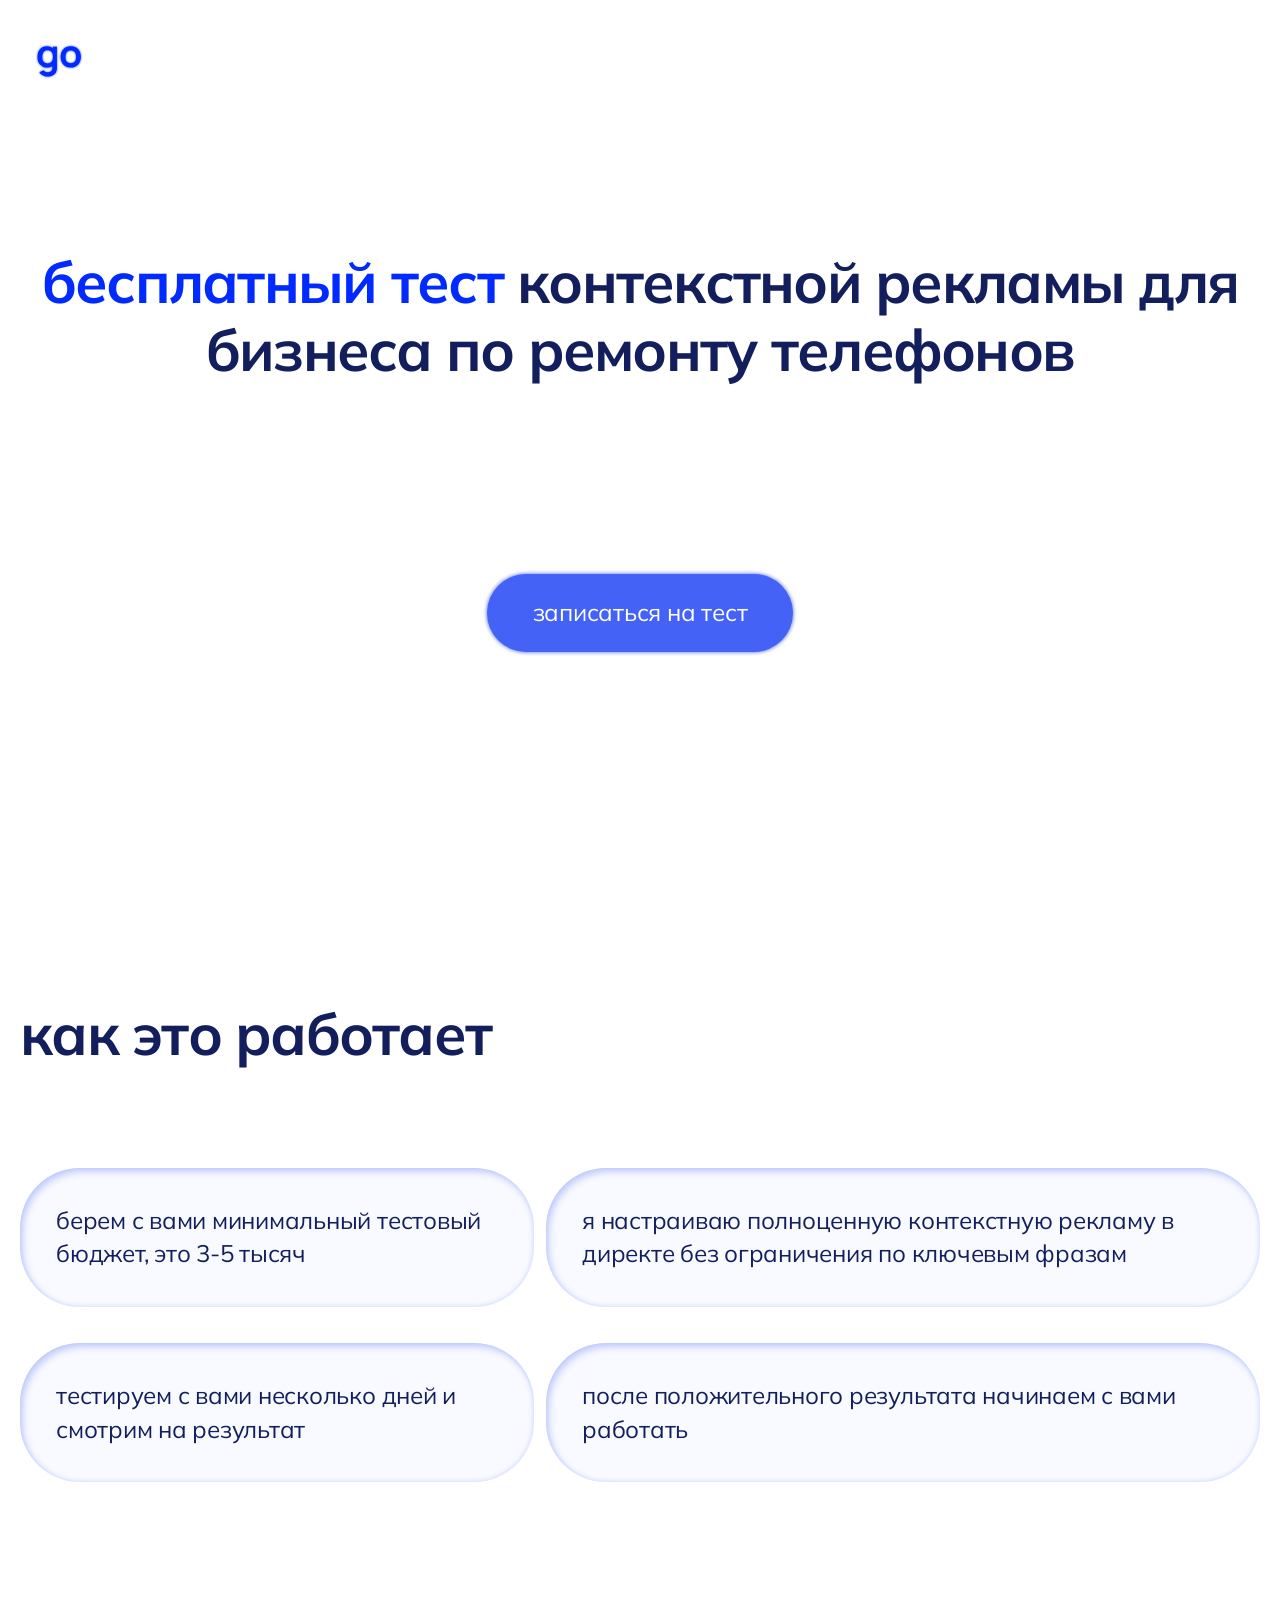
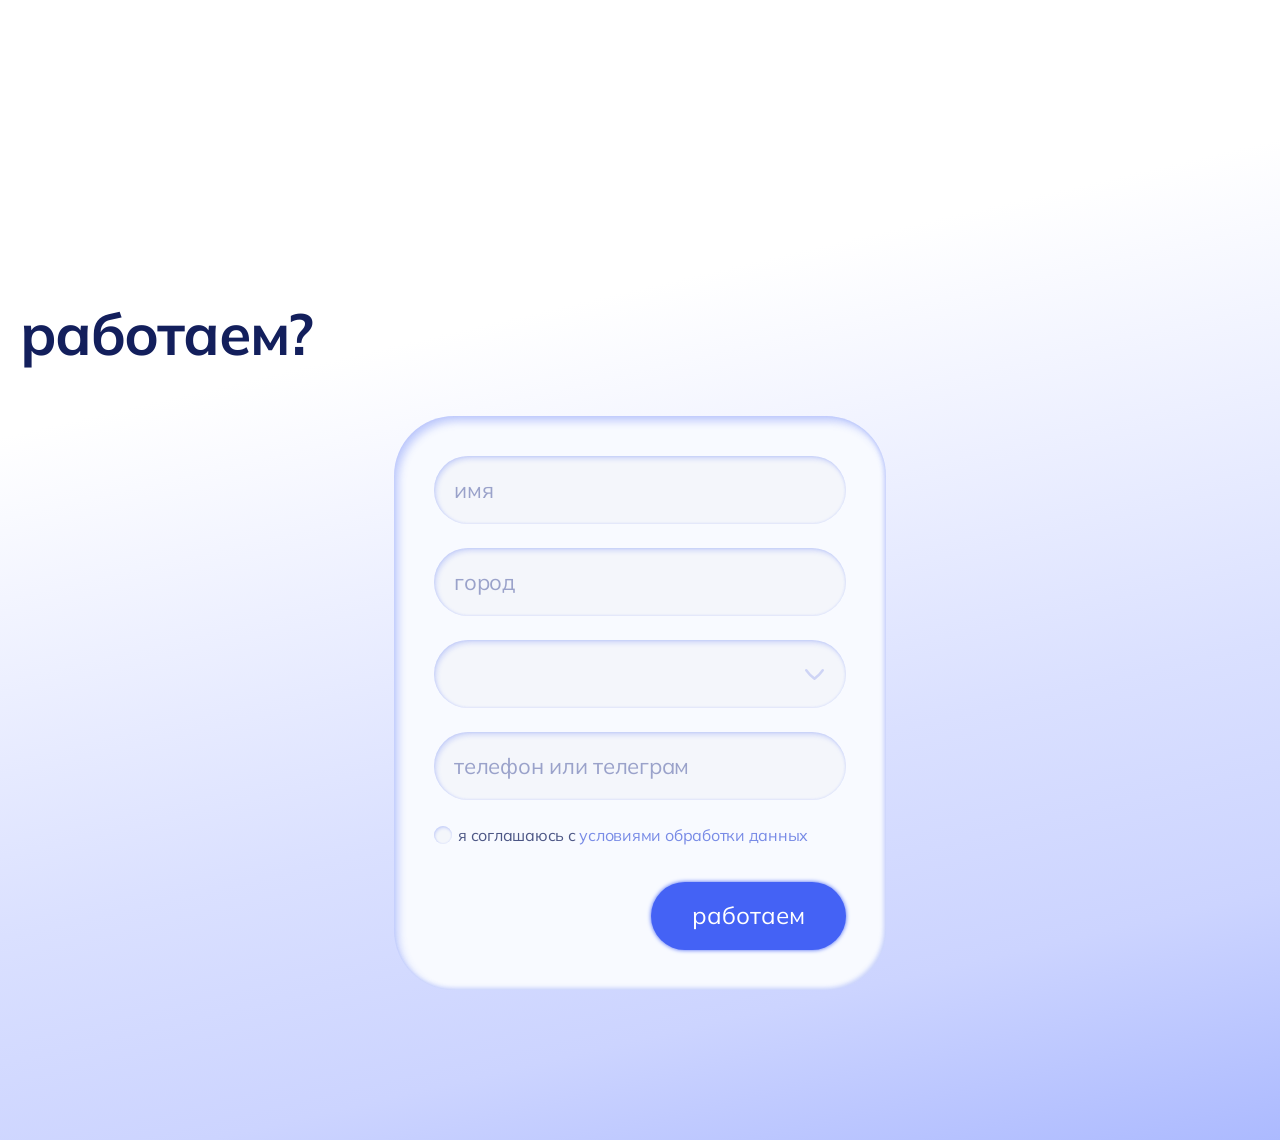
<file: free-test-reklama.html>
<!DOCTYPE html>
<html lang="ru">
<head>
	<meta charset="UTF-8">
	<meta name="viewport" content="width=device-width, initial-scale=1.0">
	<title>SEO для бизнеса по ремонту телефонов | go-web</title>
  <meta name="description" content="SEO для бизнеса по ремонту телефонов">
  <link rel="stylesheet" href="styles-seo-rt.css">
  <link rel="icon" href="favicon.svg" type="image/svg+xml">
  <link rel="icon" href="favicon.png" type="image/png">
  <link rel="preconnect" href="styles-seo-rt.css">
  <script src="scripts/script-seo-rt.js" defer></script>
  <script src="scripts/cookie.js" defer></script>
  <script src="scripts/form.js" defer></script>
</head>
<body>

	<a href="free-test-reklama.html" class="logo" title="Логотип">
		<svg viewBox="0 0 48 48" fill="none" xmlns="http://www.w3.org/2000/svg">
			<path d="M20.916 10.75V31.972C20.916 33.676 20.628 35.092 20.052 36.22C19.488 37.36 18.594 38.308 17.37 39.064C16.41 39.64 15.456 40.024 14.508 40.216C13.56 40.42 12.534 40.522 11.43 40.522C10.662 40.522 9.834 40.402 8.946 40.162C8.514 40.042 8.112 39.904 7.74 39.748C7.368 39.592 7.026 39.412 6.714 39.208C6.03 38.884 5.4 38.452 4.824 37.912C4.26 37.384 3.792 36.808 3.42 36.184L7.578 34.15C7.698 34.342 7.836 34.528 7.992 34.708C8.16 34.9 8.358 35.092 8.586 35.284C8.934 35.608 9.378 35.848 9.918 36.004C10.458 36.172 10.974 36.256 11.466 36.256C12.15 36.256 12.804 36.166 13.428 35.986C14.052 35.818 14.574 35.554 14.994 35.194C15.522 34.774 15.894 34.312 16.11 33.808C16.326 33.316 16.416 32.68 16.38 31.9V29.92C14.892 31.012 13.032 31.558 10.8 31.558C9.468 31.558 8.172 31.276 6.912 30.712C5.664 30.16 4.638 29.368 3.834 28.336C2.274 26.416 1.494 23.932 1.494 20.884C1.494 19.444 1.686 18.094 2.07 16.834C2.454 15.562 3.042 14.422 3.834 13.414C4.638 12.37 5.676 11.572 6.948 11.02C8.208 10.468 9.552 10.192 10.98 10.192C12.096 10.192 13.17 10.378 14.202 10.75C15.234 11.122 16.152 11.65 16.956 12.334V10.75h30.916ZM15.48 25.87C15.96 25.318 16.326 24.604 16.578 23.728C16.83 22.84 16.956 21.892 16.956 20.884C16.956 19.864 16.836 18.922 16.596 18.058C16.356 17.194 15.984 16.456 15.48 15.844C14.556 14.776 13.284 14.242 11.664 14.242C9.768 14.242 8.382 14.89 7.506 16.186C6.702 17.314 6.3 18.88 6.3 20.884C6.3 22.948 6.678 24.508 7.434 25.564C7.878 26.212 8.454 26.698 9.162 27.022C9.87 27.346 10.656 27.508 11.52 27.508C13.212 27.508 14.532 26.962 15.48 25.87ZM27.1367 28.192C25.5047 26.224 24.6887 23.788 24.6887 20.884C24.6887 17.932 25.5047 15.478 27.1367 13.522C28.0247 12.454 29.1407 11.632 30.4847 11.056C31.8527 10.48 33.2867 10.192 34.7867 10.192C35.5427 10.192 36.2807 10.264 37.0007 10.408C37.7327 10.552 38.4227 10.768 39.0707 11.056C39.7307 11.332 40.3427 11.68 40.9067 12.1C41.4707 12.508 41.9807 12.982 42.4367 13.522C44.0567 15.502 44.8667 17.956 44.8667 20.884C44.8667 22.3 44.6747 23.608 44.2907 24.808C43.9187 26.008 43.3007 27.136 42.4367 28.192C41.5007 29.284 40.3727 30.118 39.0527 30.694C37.7447 31.27 36.3227 31.558 34.7867 31.558C34.0307 31.558 33.2867 31.486 32.5547 31.342C31.8347 31.198 31.1447 30.982 30.4847 30.694C29.8367 30.406 29.2247 30.052 28.6487 29.632C28.0847 29.212 27.5807 28.732 27.1367 28.192ZM38.8367 16.258C38.4047 15.646 37.8287 15.19 37.1087 14.89C36.3887 14.578 35.6147 14.422 34.7867 14.422C33.9227 14.422 33.1427 14.578 32.4467 14.89C31.7507 15.19 31.1807 15.646 30.7367 16.258C29.9087 17.326 29.4947 18.868 29.4947 20.884C29.4947 22.876 29.9087 24.4 30.7367 25.456C31.1807 26.068 31.7507 26.536 32.4467 26.86C33.1427 27.172 33.9227 27.328 34.7867 27.328C35.6147 27.328 36.3827 27.172 37.0907 26.86C37.7987 26.536 38.3807 26.068 38.8367 25.456C39.6887 24.316 40.1147 22.792 40.1147 20.884C40.1147 18.94 39.6887 17.398 38.8367 16.258Z"/>
		</svg>
	</a>

	<main>

		<section class="section section__hero section__hero-2">
			<div class="hero-container container--aic container--pos_rel">
				<h1 class="h1 h1--mb_95"><span class="span--accent">бесплатный тест</span> контекстной рекламы для бизнеса по ремонту телефонов</h1>
				<div class="hero-bullets hero--mb_95"></div>
				<a href="#order" class="button">Записаться на тест</a>
			</div>
		</section>

		<section class="section section__hiw" id="how-it-works">
			<div class="hiw-container">
				<h2 class="h2 h2--mb_100 js-section">Как это работает</h2>
				<div class="p--pos_rel">
					<div class="hiw-container__info hiw-container__info--mb_36 js-section">
						<div class="hiw__item hiw__item--w_514">
							<p class="p--ft">Берем с вами минимальный тестовый бюджет, это 3-5 тысяч</p>
						</div>
						<div class="hiw__item">
							<p class="p--ft">Я настраиваю полноценную контекстную рекламу в Директе без ограничения по ключевым фразам</p>
						</div>
					<div class="hiw-container__info-background"></div>
					</div>
					<div class="hiw-container__info js-section">
						<div class="hiw__item hiw__item--w_514">
							<p class="p--ft">Тестируем с вами несколько дней и смотрим на результат</p>
						</div>
						<div class="hiw__item">
							<p class="p--ft">После положительного результата начинаем с вами работать</p>
						</div>
					<div class="hiw-container__info-background"></div>
					</div>
				<!-- <div class="hiw-container__info-background-2"></div> -->
				</div>
			</div>
		</section>

		<section class="section section__order" id="order">
			<div class="order-container">
				<h2 class="h2 h2--mb_48-2 js-section">Работаем?</h2>
					<form action="" class="form form__seo-rt js-section">

						<div class="input-wrapper js-section">
							<input type="text" class="form__input" placeholder=" ">
							<label class="input-label">Имя</label>
						</div>
						
						<div class="input-wrapper js-section">
							<input type="text" class="form__input" placeholder=" ">
							<label class="input-label">Город</label>
						</div>

						<div class="custom-select form__select--mb_24 js-section">
							<div class="custom-select__selected">
								<svg class="select-arrow"  width="24" height="24" viewBox="0 0 24 24" xmlns="http://www.w3.org/2000/svg">
								<path d="M19.7051 7.51224C20.1351 6.93979 20.9378 6.83045 21.4988 7.2689C22.06 7.7081 22.1658 8.52886 21.7355 9.10166C18.8627 12.9262 16.9988 14.8691 13.2719 17.7413C13.2326 17.7716 13.1915 17.7981 13.1502 17.823C13.1416 17.8282 13.1322 17.8317 13.1235 17.8366C13.0775 17.8629 13.0297 17.883 12.9818 17.903C12.9416 17.9197 12.9015 17.9348 12.8601 17.9472C12.8225 17.9585 12.7849 17.9668 12.7467 17.9745C12.704 17.983 12.6617 17.9908 12.6184 17.9949C12.5788 17.9986 12.5396 18 12.5 18C12.4598 18 12.4201 17.9987 12.38 17.9949C12.3367 17.9907 12.2943 17.9831 12.2516 17.9745C12.2135 17.9668 12.1758 17.9586 12.1382 17.9472C12.0968 17.9348 12.0567 17.9197 12.0166 17.903C11.9687 17.883 11.9208 17.863 11.8748 17.8366C11.8662 17.8317 11.8567 17.8282 11.8482 17.823C11.8072 17.7982 11.767 17.7713 11.7281 17.7413C8.00118 14.8691 6.1373 12.9262 3.26445 9.10166C2.8342 8.52886 2.94005 7.7081 3.50118 7.2689C4.06224 6.83045 4.86488 6.93979 5.29494 7.51224C7.83034 10.8876 9.48127 12.6518 12.5 15.0458C15.5187 12.6518 17.1697 10.8876 19.7051 7.51224Z"/>
								</svg>
							</div>
							<div class="custom-select__dropdown">
								<div class="custom-select__option" data-value="ready">я готов, давайте тестировать</div>
								<div class="custom-select__option" data-value="asks">хочу задать уточняющие вопросы</div>
							</div>
						</div>
						
						<div class="input-wrapper js-section">
							<input type="tel" class="form__input" placeholder=" ">
							<label class="input-label">Телефон или телеграм</label>
						</div>

						<label for="Checkbox" class="form__checkbox-container js-section">
              <input class="JS-agreementPrivacy" type="checkbox" name="agreementPrivacy" id="Checkbox">
              <span class="checkbox"></span>
              <p class="p-checkbox">Я соглашаюсь с <a href="data-policy.html" class="p--link" target="_blank">условиями обработки данных</a></p>
            </label>
						
						<button class="button button__form js-section" type="submit">Работаем</button>
						
					</form>
			</div>
		</section>

	</main>

	<a href="#order" class="button button--fix" style="opacity: 1;">обсудить проект</a>

	<a href="https://t.me/vortexspace" class="button button--go-to-tg" target="_blank">
		Написать в телеграм
		<svg viewBox="0 0 22 22" fill="none" xmlns="http://www.w3.org/2000/svg">
		<path d="M18.3204 2.46985C18.993 2.26171 19.7851 1.72193 20.4921 1.76405C20.9961 1.79403 21.3665 2.04044 21.6921 2.40339C21.8582 2.66465 21.9824 2.92525 21.9977 3.23806C22.0131 3.55372 21.9476 3.87341 21.8984 4.18409L21.7381 5.19732L21.2692 8.19899C21.1854 8.73625 21.0863 9.27613 21.0201 9.81557C20.6536 11.9907 20.3348 14.176 19.9954 16.3555L19.7275 18.0788C19.6727 18.4315 19.6415 18.8108 19.5292 19.1503C19.423 19.4719 19.2266 19.7431 18.9475 19.9412C18.9255 19.9567 18.903 19.9716 18.8803 19.9861C18.8575 20.0005 18.8344 20.0144 18.8109 20.0277C18.7875 20.041 18.7636 20.0538 18.7395 20.0659C18.7154 20.078 18.691 20.0895 18.6663 20.1004C18.6417 20.1114 18.6167 20.1216 18.5915 20.1314C18.5663 20.1411 18.5408 20.1502 18.5151 20.1586C18.4894 20.1671 18.4636 20.1749 18.4375 20.1821C18.4114 20.1894 18.3852 20.1959 18.3588 20.2018C18.3324 20.2077 18.3058 20.2129 18.2792 20.2175C18.2525 20.2221 18.2258 20.2261 18.1989 20.2294C18.172 20.2327 18.1451 20.2353 18.1181 20.2373C18.0911 20.2393 18.0641 20.2406 18.037 20.2412C18.0099 20.2419 17.9829 20.2419 17.9558 20.2412C17.9287 20.2405 17.9017 20.2392 17.8747 20.2371C17.8477 20.2351 17.8207 20.2325 17.7939 20.2291C17.7671 20.2259 17.7403 20.2218 17.7136 20.2173C17.5143 20.183 17.3519 20.1191 17.178 20.0178C16.9658 19.8942 16.7699 19.74 16.5715 19.5961L15.656 18.9304L12.8686 16.9087C12.6358 16.7163 12.3717 16.5453 12.1267 16.3675L10.6546 15.3022C10.3873 15.1089 10.073 14.9184 9.84324 14.6835C9.7313 14.5691 9.6529 14.435 9.60529 14.2834C9.52274 14.0209 9.54668 13.68 9.68968 13.4398C9.84755 13.1745 10.6618 12.4783 10.9468 12.2133L14.7622 8.66541C15.0206 8.42497 16.4335 7.15989 16.5156 6.99434C16.5468 6.93113 16.5621 6.85671 16.5339 6.78939C16.5062 6.72359 16.4407 6.65991 16.3726 6.63544C16.2946 6.60732 16.225 6.62762 16.1533 6.66164C15.9078 6.77818 15.6715 6.96091 15.4428 7.10862L14.0129 8.03012L9.05731 11.2108L7.94335 11.9283C7.6361 12.1258 7.33115 12.3346 6.99529 12.4828C6.9379 12.5082 6.87978 12.5319 6.82092 12.554C6.76206 12.5761 6.70259 12.5964 6.64251 12.615C6.58251 12.6337 6.52196 12.6505 6.46087 12.6656C6.39985 12.6807 6.33837 12.694 6.27648 12.7057C6.21465 12.7172 6.15256 12.727 6.09006 12.7349C6.02769 12.7429 5.96505 12.749 5.90222 12.7534C5.83945 12.7577 5.77655 12.7602 5.71358 12.7609C5.65067 12.7616 5.5877 12.7605 5.5248 12.7576C5.05693 12.7365 4.59592 12.5966 4.14381 12.4851L2.56295 12.0953L1.42018 11.8134C1.16634 11.751 0.903813 11.7001 0.659609 11.6069C0.400998 11.5082 0.201107 11.3121 0.0901639 11.062C0.0757851 11.0292 0.0630833 10.9958 0.0520651 10.9619C0.0410402 10.9279 0.0317459 10.8934 0.0241894 10.8585C0.0166262 10.8237 0.0108341 10.7885 0.00680664 10.753C0.0027792 10.7176 0.000536489 10.682 8.52538e-05 10.6463C-0.000365981 10.6106 0.00097431 10.575 0.00409928 10.5395C0.00722425 10.504 0.0121205 10.4687 0.0187948 10.4336C0.025469 10.3985 0.033881 10.3638 0.0440371 10.3296C0.0541932 10.2953 0.06604 10.2616 0.0795838 10.2285C0.181132 9.98365 0.355025 9.81935 0.58896 9.69501C0.780432 9.59337 0.99433 9.52015 1.19544 9.4384L2.28701 8.99453L5.85232 7.54467L18.3204 2.46985Z"/>
		</svg>
	</a>
	
	<div class="background-all"></div>

	<div class="modal modal__thank-you">
		<div class="thank-you__container">
			<div class="thank-you__h thank-you__h--mb_24">Спасибо!</div>
			<div class="p--mb_32">скоро свяжусь</div>
			<button class="button button--small close-modal">хорошо</button>
		</div>
	</div>

  <div class="popup popup-cookie">
		<div class="popup-cookie__info">
			<div class="popup-cookie__h">используем cookie</div>
			<a class="popup-cookie__link" href="cookie-policy.html" target="_blank">подробнее</a>
		</div>
		<button class="button button--small button__cookie close__popup-cookie">ладно</button>
  </div>

</body>
</html>
</file>
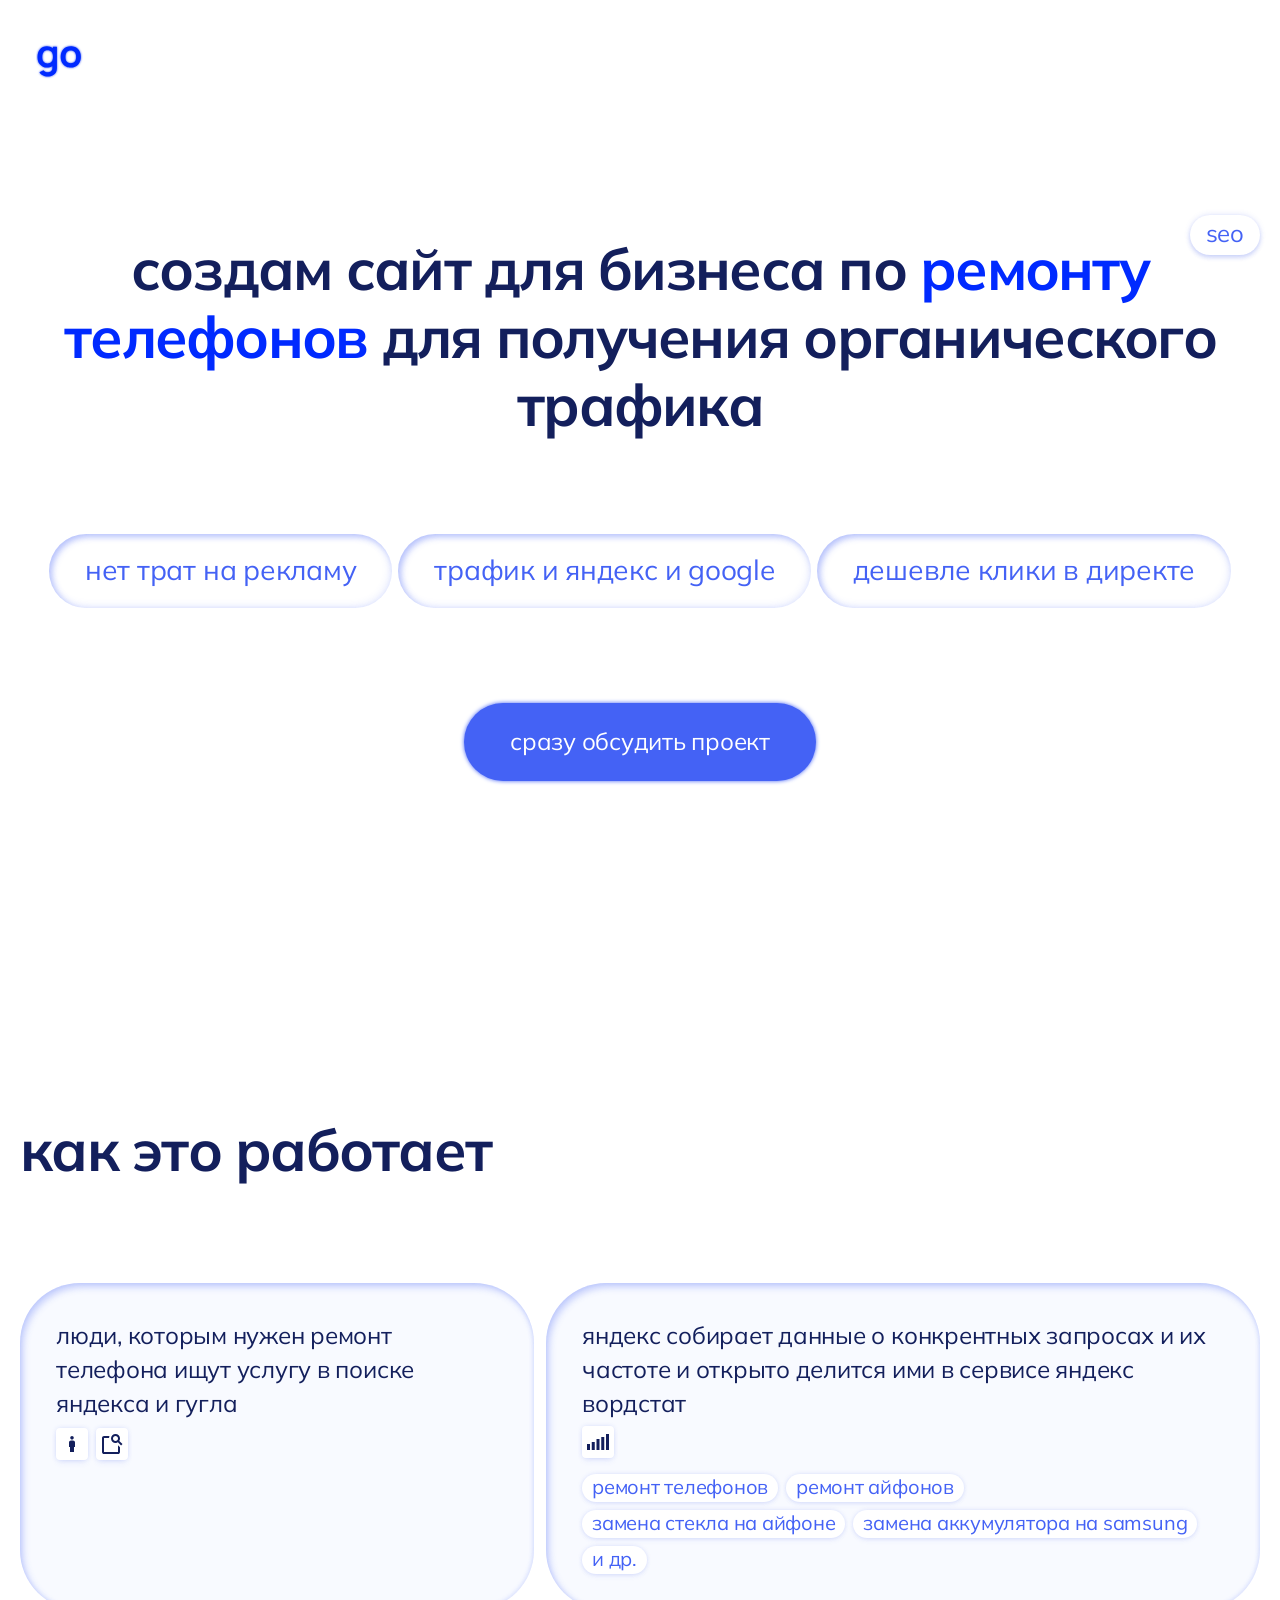
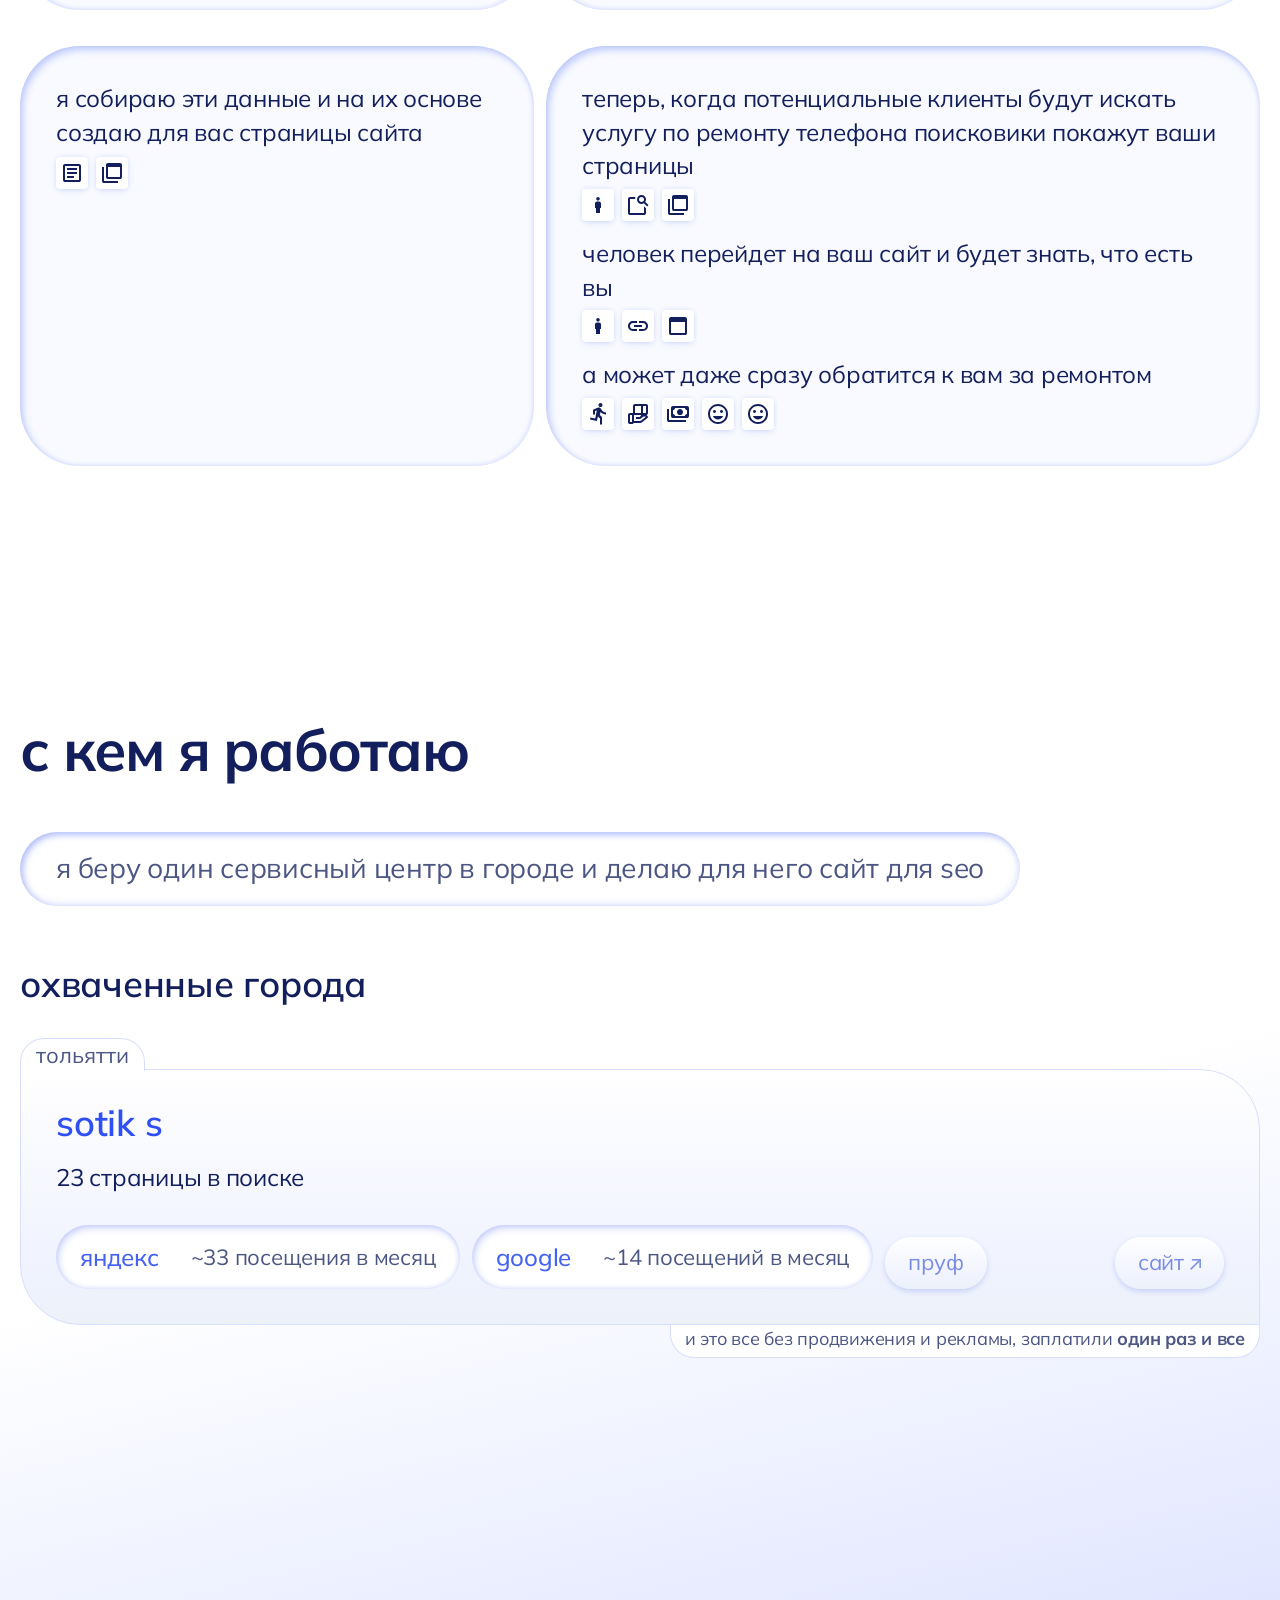
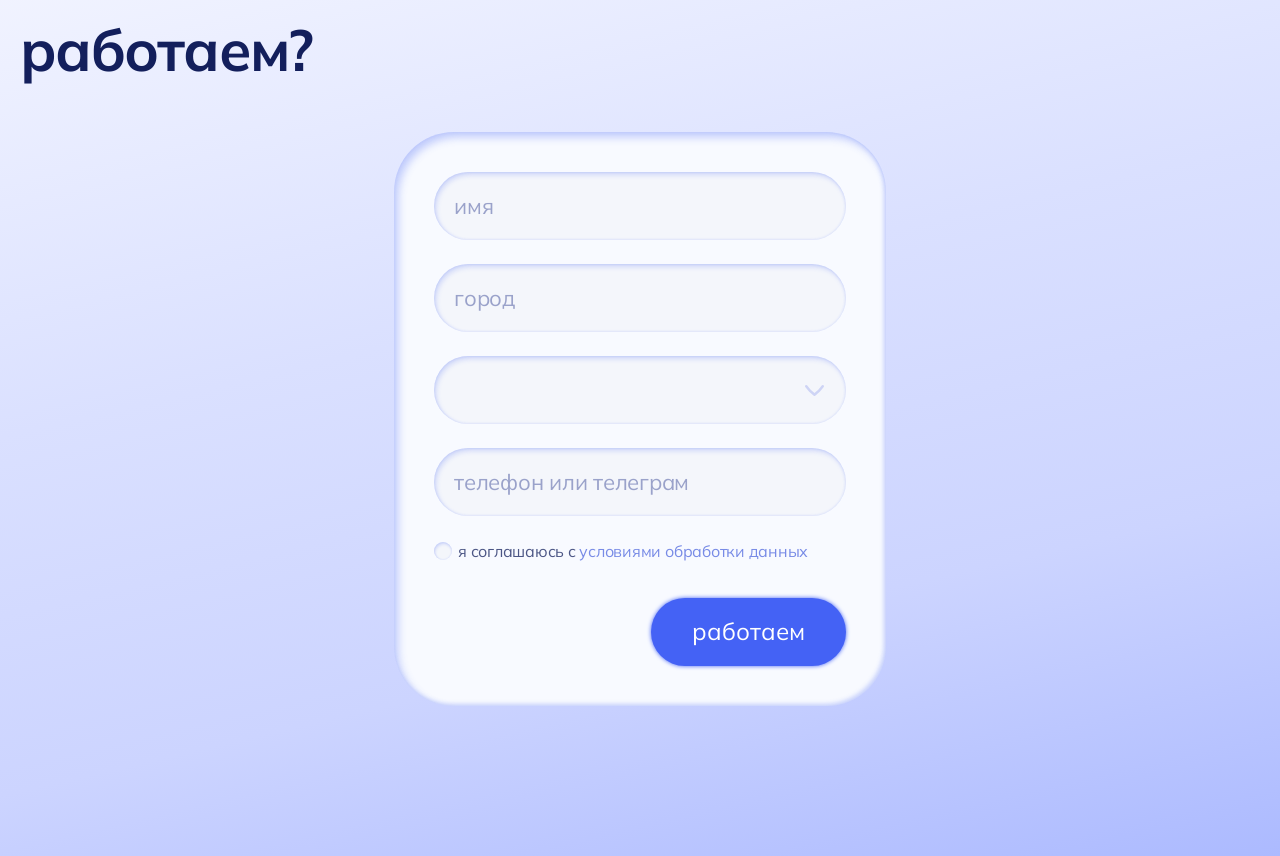
<file: seo-rt.html>
<!DOCTYPE html>
<html lang="ru">
<head>
	<meta charset="UTF-8">
	<meta name="viewport" content="width=device-width, initial-scale=1.0">
	<title>SEO для бизнеса по ремонту телефонов | go-web</title>
  <meta name="description" content="SEO для бизнеса по ремонту телефонов">
  <link rel="stylesheet" href="styles-seo-rt.css">
  <link rel="icon" href="favicon.svg" type="image/svg+xml">
  <link rel="icon" href="favicon.png" type="image/png">
  <link rel="preconnect" href="styles-seo-rt.css">
  <script src="scripts/script-seo-rt.js" defer></script>
  <script src="scripts/cookie.js" defer></script>
  <script src="scripts/form.js" defer></script>
</head>
<body>

	<a href="seo-rt.html" class="logo" title="Логотип">
		<svg viewBox="0 0 48 48" fill="none" xmlns="http://www.w3.org/2000/svg">
			<path d="M20.916 10.75V31.972C20.916 33.676 20.628 35.092 20.052 36.22C19.488 37.36 18.594 38.308 17.37 39.064C16.41 39.64 15.456 40.024 14.508 40.216C13.56 40.42 12.534 40.522 11.43 40.522C10.662 40.522 9.834 40.402 8.946 40.162C8.514 40.042 8.112 39.904 7.74 39.748C7.368 39.592 7.026 39.412 6.714 39.208C6.03 38.884 5.4 38.452 4.824 37.912C4.26 37.384 3.792 36.808 3.42 36.184L7.578 34.15C7.698 34.342 7.836 34.528 7.992 34.708C8.16 34.9 8.358 35.092 8.586 35.284C8.934 35.608 9.378 35.848 9.918 36.004C10.458 36.172 10.974 36.256 11.466 36.256C12.15 36.256 12.804 36.166 13.428 35.986C14.052 35.818 14.574 35.554 14.994 35.194C15.522 34.774 15.894 34.312 16.11 33.808C16.326 33.316 16.416 32.68 16.38 31.9V29.92C14.892 31.012 13.032 31.558 10.8 31.558C9.468 31.558 8.172 31.276 6.912 30.712C5.664 30.16 4.638 29.368 3.834 28.336C2.274 26.416 1.494 23.932 1.494 20.884C1.494 19.444 1.686 18.094 2.07 16.834C2.454 15.562 3.042 14.422 3.834 13.414C4.638 12.37 5.676 11.572 6.948 11.02C8.208 10.468 9.552 10.192 10.98 10.192C12.096 10.192 13.17 10.378 14.202 10.75C15.234 11.122 16.152 11.65 16.956 12.334V10.75h30.916ZM15.48 25.87C15.96 25.318 16.326 24.604 16.578 23.728C16.83 22.84 16.956 21.892 16.956 20.884C16.956 19.864 16.836 18.922 16.596 18.058C16.356 17.194 15.984 16.456 15.48 15.844C14.556 14.776 13.284 14.242 11.664 14.242C9.768 14.242 8.382 14.89 7.506 16.186C6.702 17.314 6.3 18.88 6.3 20.884C6.3 22.948 6.678 24.508 7.434 25.564C7.878 26.212 8.454 26.698 9.162 27.022C9.87 27.346 10.656 27.508 11.52 27.508C13.212 27.508 14.532 26.962 15.48 25.87ZM27.1367 28.192C25.5047 26.224 24.6887 23.788 24.6887 20.884C24.6887 17.932 25.5047 15.478 27.1367 13.522C28.0247 12.454 29.1407 11.632 30.4847 11.056C31.8527 10.48 33.2867 10.192 34.7867 10.192C35.5427 10.192 36.2807 10.264 37.0007 10.408C37.7327 10.552 38.4227 10.768 39.0707 11.056C39.7307 11.332 40.3427 11.68 40.9067 12.1C41.4707 12.508 41.9807 12.982 42.4367 13.522C44.0567 15.502 44.8667 17.956 44.8667 20.884C44.8667 22.3 44.6747 23.608 44.2907 24.808C43.9187 26.008 43.3007 27.136 42.4367 28.192C41.5007 29.284 40.3727 30.118 39.0527 30.694C37.7447 31.27 36.3227 31.558 34.7867 31.558C34.0307 31.558 33.2867 31.486 32.5547 31.342C31.8347 31.198 31.1447 30.982 30.4847 30.694C29.8367 30.406 29.2247 30.052 28.6487 29.632C28.0847 29.212 27.5807 28.732 27.1367 28.192ZM38.8367 16.258C38.4047 15.646 37.8287 15.19 37.1087 14.89C36.3887 14.578 35.6147 14.422 34.7867 14.422C33.9227 14.422 33.1427 14.578 32.4467 14.89C31.7507 15.19 31.1807 15.646 30.7367 16.258C29.9087 17.326 29.4947 18.868 29.4947 20.884C29.4947 22.876 29.9087 24.4 30.7367 25.456C31.1807 26.068 31.7507 26.536 32.4467 26.86C33.1427 27.172 33.9227 27.328 34.7867 27.328C35.6147 27.328 36.3827 27.172 37.0907 26.86C37.7987 26.536 38.3807 26.068 38.8367 25.456C39.6887 24.316 40.1147 22.792 40.1147 20.884C40.1147 18.94 39.6887 17.398 38.8367 16.258Z"/>
		</svg>
	</a>

	<main>

		<section class="section section__hero">
			<div class="hero-container container--aic container--pos_rel">
				<h1 class="h1 h1--mb_95">Создам сайт для бизнеса по <span class="span--accent">Ремонту телефонов</span> для получения органического трафика</h1>
				<div class="hero-bullets hero--mb_95">
					<div class="hero-bullet">Нет трат на рекламу</div>
					<div class="hero-bullet">Трафик и Яндекс и Google</div>
					<div class="hero-bullet">Дешевле клики в Директе</div>
				</div>
				<a href="#order" class="button">Сразу обсудить проект</a>
				<div class="bullet-seo">SEO</div>
			</div>
		</section>

		<section class="section section__hiw" id="how-it-works">
			<div class="hiw-container">
				<h2 class="h2 h2--mb_100 js-section">Как это работает</h2>
				<div class="p--pos_rel">
					<div class="hiw-container__info hiw-container__info--mb_36 js-section">
						<div class="hiw__item hiw__item--w_514">
							<p class="p--mb_8">Люди, которым нужен ремонт телефона ищут услугу в поиске Яндекса и Гугла</p>
							<div class="icons">
								<div class="icons__icon">
									<svg width="6" height="16" viewBox="0 0 6 16" fill="none" xmlns="http://www.w3.org/2000/svg">
									<path d="M1.7625 2.9875C1.42083 2.64583 1.25 2.23333 1.25 1.75C1.25 1.26667 1.42083 0.854167 1.7625 0.5125C2.10417 0.170833 2.51667 0 3 0C3.48333 0 3.89583 0.170833 4.2375 0.5125C4.57917 0.854167 4.75 1.26667 4.75 1.75C4.75 2.23333 4.57917 2.64583 4.2375 2.9875C3.89583 3.32917 3.48333 3.5 3 3.5C2.51667 3.5 2.10417 3.32917 1.7625 2.9875ZM1 16V11H0V6.5C0 5.95 0.195833 5.47917 0.5875 5.0875C0.979167 4.69583 1.45 4.5 2 4.5H4C4.55 4.5 5.02083 4.69583 5.4125 5.0875C5.80417 5.47917 6 5.95 6 6.5V11H5V16H1Z" fill="#131F5C"/>
									</svg>
								</div>
								<div class="icons__icon">
									<svg width="21" height="20" viewBox="0 0 21 20" fill="none" xmlns="http://www.w3.org/2000/svg">
									<path d="M16 11.25L18 13.25V18C18 18.55 17.8042 19.0208 17.4125 19.4125C17.0208 19.8042 16.55 20 16 20H2C1.45 20 0.979167 19.8042 0.5875 19.4125C0.195833 19.0208 0 18.55 0 18V4C0 3.45 0.195833 2.97917 0.5875 2.5875C0.979167 2.19583 1.45 2 2 2H7.5C7.36667 2.3 7.26667 2.62083 7.2 2.9625C7.13333 3.30417 7.08333 3.65 7.05 4H2V18H16V11.25ZM17.3 6.9L20.5 10.1L19.1 11.5L15.9 8.3C15.55 8.5 15.175 8.66667 14.775 8.8C14.375 8.93333 13.95 9 13.5 9C12.25 9 11.1875 8.5625 10.3125 7.6875C9.4375 6.8125 9 5.75 9 4.5C9 3.25 9.4375 2.1875 10.3125 1.3125C11.1875 0.4375 12.25 0 13.5 0C14.75 0 15.8125 0.4375 16.6875 1.3125C17.5625 2.1875 18 3.25 18 4.5C18 4.95 17.9333 5.375 17.8 5.775C17.6667 6.175 17.5 6.55 17.3 6.9ZM15.275 6.275C15.7583 5.79167 16 5.2 16 4.5C16 3.8 15.7583 3.20833 15.275 2.725C14.7917 2.24167 14.2 2 13.5 2C12.8 2 12.2083 2.24167 11.725 2.725C11.2417 3.20833 11 3.8 11 4.5C11 5.2 11.2417 5.79167 11.725 6.275C12.2083 6.75833 12.8 7 13.5 7C14.2 7 14.7917 6.75833 15.275 6.275ZM2 18V4V11V10.7V18Z" fill="#131F5C"/>
									</svg>
								</div>
							</div>
						</div>
						<div class="hiw__item">
							<div class="display-desctop-1">
								<p class=""><p class="p--ft">Яндекс собирает данные о конкрентных запросах и их частоте и открыто</p>
								<div class="p--flex p--mb_16">
									<p class="p--ft">делится ими в сервисе Яндекс Вордстат</p>
									<div class="icons__icon">
										<svg width="22" height="16" viewBox="0 0 22 16" fill="none" xmlns="http://www.w3.org/2000/svg">
										<path d="M0 16V10H3V16H0ZM4.75 16V8H7.75V16H4.75ZM9.5 16V5H12.5V16H9.5ZM14.25 16V3H17.25V16H14.25ZM19 16V0H22V16H19Z" fill="#131F5C"/>
										</svg>
									</div>
								</div>
							</div>
							<div class="p--flex display-mobile-1">
								<p class="p--ft">Яндекс собирает данные о конкрентных запросах и их частоте и открыто делится ими в сервисе Яндекс Вордстат</p>
								<div class="p--flex p--mb_16">
									<div class="icons__icon">
										<svg width="22" height="16" viewBox="0 0 22 16" fill="none" xmlns="http://www.w3.org/2000/svg">
										<path d="M0 16V10H3V16H0ZM4.75 16V8H7.75V16H4.75ZM9.5 16V5H12.5V16H9.5ZM14.25 16V3H17.25V16H14.25ZM19 16V0H22V16H19Z" fill="#131F5C"/>
										</svg>
									</div>
								</div>
							</div>
							<div class="wordstat">
								<a href="https://wordstat.yandex.ru/?region=all&view=table&words=ремонт%20телефонов" class="wordstat__item" title="Посмотреть частотность" target="_blank">Ремонт телефонов</a>
								<a href="https://wordstat.yandex.ru/?region=225&view=table&words=ремонт%20айфонов" class="wordstat__item" title="Посмотреть частотность" target="_blank">Ремонт айфонов</a>
								<a href="https://wordstat.yandex.ru/?region=225&view=table&words=замена%20стекла%20на%20айфоне" class="wordstat__item" title="Посмотреть частотность" target="_blank">Замена стекла на айфоне</a>
								<a href="https://wordstat.yandex.ru/?region=225&view=table&words=замена%20аккумулятора%20на%20samsung" class="wordstat__item" title="Посмотреть частотность" target="_blank">Замена аккумулятора на Samsung</a>
								<div class="wordstat__item wordstat__item--no-hover">и др.</div>
							</div>
						</div>
					<div class="hiw-container__info-background"></div>
					</div>
					<div class="hiw-container__info js-section">
						<div class="hiw__item hiw__item--w_514">
							<p class="p--mb_8">Я собираю эти данные и на их основе создаю для вас страницы сайта</p>
							<div class="icons">
								<div class="icons__icon">
									<svg width="18" height="18" viewBox="0 0 18 18" fill="none" xmlns="http://www.w3.org/2000/svg">
									<path d="M4 14H11V12H4V14ZM4 10H14V8H4V10ZM4 6H14V4H4V6ZM2 18C1.45 18 0.979167 17.8042 0.5875 17.4125C0.195833 17.0208 0 16.55 0 16V2C0 1.45 0.195833 0.979167 0.5875 0.5875C0.979167 0.195833 1.45 0 2 0H16C16.55 0 17.0208 0.195833 17.4125 0.5875C17.8042 0.979167 18 1.45 18 2V16C18 16.55 17.8042 17.0208 17.4125 17.4125C17.0208 17.8042 16.55 18 16 18H2ZM2 16H16V2H2V16Z" fill="#131F5C"/>
									</svg>
								</div>
								<div class="icons__icon">
									<svg width="20" height="20" viewBox="0 0 20 20" fill="none" xmlns="http://www.w3.org/2000/svg">
									<path d="M6 14H18V4H6V14ZM6 16C5.45 16 4.97917 15.8042 4.5875 15.4125C4.19583 15.0208 4 14.55 4 14V2C4 1.45 4.19583 0.979167 4.5875 0.5875C4.97917 0.195833 5.45 0 6 0H18C18.55 0 19.0208 0.195833 19.4125 0.5875C19.8042 0.979167 20 1.45 20 2V14C20 14.55 19.8042 15.0208 19.4125 15.4125C19.0208 15.8042 18.55 16 18 16H6ZM2 20C1.45 20 0.979167 19.8042 0.5875 19.4125C0.195833 19.0208 0 18.55 0 18V4H2V18H16V20H2Z" fill="#131F5C"/>
									</svg>
								</div>
							</div>
						</div>
						<div class="hiw__item">
							<div class="display-desctop-1">
								<p class="p--ft">Теперь, когда потенциальные клиенты будут искать услугу по ремонту</p>
								<div class="p--flex p--mb_16">
									<p class="p--ft">телефона поисковики покажут ваши страницы</p>
									<div class="icons icons__search">
									<div class="icons__icon">
										<svg width="6" height="16" viewBox="0 0 6 16" fill="none" xmlns="http://www.w3.org/2000/svg">
										<path d="M1.7625 2.9875C1.42083 2.64583 1.25 2.23333 1.25 1.75C1.25 1.26667 1.42083 0.854167 1.7625 0.5125C2.10417 0.170833 2.51667 0 3 0C3.48333 0 3.89583 0.170833 4.2375 0.5125C4.57917 0.854167 4.75 1.26667 4.75 1.75C4.75 2.23333 4.57917 2.64583 4.2375 2.9875C3.89583 3.32917 3.48333 3.5 3 3.5C2.51667 3.5 2.10417 3.32917 1.7625 2.9875ZM1 16V11H0V6.5C0 5.95 0.195833 5.47917 0.5875 5.0875C0.979167 4.69583 1.45 4.5 2 4.5H4C4.55 4.5 5.02083 4.69583 5.4125 5.0875C5.80417 5.47917 6 5.95 6 6.5V11H5V16H1Z" fill="#131F5C"/>
										</svg>
									</div>
									<div class="icons__icon">
										<svg width="21" height="20" viewBox="0 0 21 20" fill="none" xmlns="http://www.w3.org/2000/svg">
										<path d="M16 11.25L18 13.25V18C18 18.55 17.8042 19.0208 17.4125 19.4125C17.0208 19.8042 16.55 20 16 20H2C1.45 20 0.979167 19.8042 0.5875 19.4125C0.195833 19.0208 0 18.55 0 18V4C0 3.45 0.195833 2.97917 0.5875 2.5875C0.979167 2.19583 1.45 2 2 2H7.5C7.36667 2.3 7.26667 2.62083 7.2 2.9625C7.13333 3.30417 7.08333 3.65 7.05 4H2V18H16V11.25ZM17.3 6.9L20.5 10.1L19.1 11.5L15.9 8.3C15.55 8.5 15.175 8.66667 14.775 8.8C14.375 8.93333 13.95 9 13.5 9C12.25 9 11.1875 8.5625 10.3125 7.6875C9.4375 6.8125 9 5.75 9 4.5C9 3.25 9.4375 2.1875 10.3125 1.3125C11.1875 0.4375 12.25 0 13.5 0C14.75 0 15.8125 0.4375 16.6875 1.3125C17.5625 2.1875 18 3.25 18 4.5C18 4.95 17.9333 5.375 17.8 5.775C17.6667 6.175 17.5 6.55 17.3 6.9ZM15.275 6.275C15.7583 5.79167 16 5.2 16 4.5C16 3.8 15.7583 3.20833 15.275 2.725C14.7917 2.24167 14.2 2 13.5 2C12.8 2 12.2083 2.24167 11.725 2.725C11.2417 3.20833 11 3.8 11 4.5C11 5.2 11.2417 5.79167 11.725 6.275C12.2083 6.75833 12.8 7 13.5 7C14.2 7 14.7917 6.75833 15.275 6.275ZM2 18V4V11V10.7V18Z" fill="#131F5C"/>
										</svg>
									</div>
									<div class="icons__icon">
										<svg width="20" height="20" viewBox="0 0 20 20" fill="none" xmlns="http://www.w3.org/2000/svg">
										<path d="M6 14H18V4H6V14ZM6 16C5.45 16 4.97917 15.8042 4.5875 15.4125C4.19583 15.0208 4 14.55 4 14V2C4 1.45 4.19583 0.979167 4.5875 0.5875C4.97917 0.195833 5.45 0 6 0H18C18.55 0 19.0208 0.195833 19.4125 0.5875C19.8042 0.979167 20 1.45 20 2V14C20 14.55 19.8042 15.0208 19.4125 15.4125C19.0208 15.8042 18.55 16 18 16H6ZM2 20C1.45 20 0.979167 19.8042 0.5875 19.4125C0.195833 19.0208 0 18.55 0 18V4H2V18H16V20H2Z" fill="#131F5C"/>
										</svg>
									</div>
								</div>
								</div>
							</div>
							<div class="p--flex display-mobile-1">
								<p class="">Теперь, когда потенциальные клиенты будут искать услугу по ремонту телефона поисковики покажут ваши страницы</p>
								<div class="p--mb_16">
									<div class="icons icons__search">
									<div class="icons__icon">
										<svg width="6" height="16" viewBox="0 0 6 16" fill="none" xmlns="http://www.w3.org/2000/svg">
										<path d="M1.7625 2.9875C1.42083 2.64583 1.25 2.23333 1.25 1.75C1.25 1.26667 1.42083 0.854167 1.7625 0.5125C2.10417 0.170833 2.51667 0 3 0C3.48333 0 3.89583 0.170833 4.2375 0.5125C4.57917 0.854167 4.75 1.26667 4.75 1.75C4.75 2.23333 4.57917 2.64583 4.2375 2.9875C3.89583 3.32917 3.48333 3.5 3 3.5C2.51667 3.5 2.10417 3.32917 1.7625 2.9875ZM1 16V11H0V6.5C0 5.95 0.195833 5.47917 0.5875 5.0875C0.979167 4.69583 1.45 4.5 2 4.5H4C4.55 4.5 5.02083 4.69583 5.4125 5.0875C5.80417 5.47917 6 5.95 6 6.5V11H5V16H1Z" fill="#131F5C"/>
										</svg>
									</div>
									<div class="icons__icon">
										<svg width="21" height="20" viewBox="0 0 21 20" fill="none" xmlns="http://www.w3.org/2000/svg">
										<path d="M16 11.25L18 13.25V18C18 18.55 17.8042 19.0208 17.4125 19.4125C17.0208 19.8042 16.55 20 16 20H2C1.45 20 0.979167 19.8042 0.5875 19.4125C0.195833 19.0208 0 18.55 0 18V4C0 3.45 0.195833 2.97917 0.5875 2.5875C0.979167 2.19583 1.45 2 2 2H7.5C7.36667 2.3 7.26667 2.62083 7.2 2.9625C7.13333 3.30417 7.08333 3.65 7.05 4H2V18H16V11.25ZM17.3 6.9L20.5 10.1L19.1 11.5L15.9 8.3C15.55 8.5 15.175 8.66667 14.775 8.8C14.375 8.93333 13.95 9 13.5 9C12.25 9 11.1875 8.5625 10.3125 7.6875C9.4375 6.8125 9 5.75 9 4.5C9 3.25 9.4375 2.1875 10.3125 1.3125C11.1875 0.4375 12.25 0 13.5 0C14.75 0 15.8125 0.4375 16.6875 1.3125C17.5625 2.1875 18 3.25 18 4.5C18 4.95 17.9333 5.375 17.8 5.775C17.6667 6.175 17.5 6.55 17.3 6.9ZM15.275 6.275C15.7583 5.79167 16 5.2 16 4.5C16 3.8 15.7583 3.20833 15.275 2.725C14.7917 2.24167 14.2 2 13.5 2C12.8 2 12.2083 2.24167 11.725 2.725C11.2417 3.20833 11 3.8 11 4.5C11 5.2 11.2417 5.79167 11.725 6.275C12.2083 6.75833 12.8 7 13.5 7C14.2 7 14.7917 6.75833 15.275 6.275ZM2 18V4V11V10.7V18Z" fill="#131F5C"/>
										</svg>
									</div>
									<div class="icons__icon">
										<svg width="20" height="20" viewBox="0 0 20 20" fill="none" xmlns="http://www.w3.org/2000/svg">
										<path d="M6 14H18V4H6V14ZM6 16C5.45 16 4.97917 15.8042 4.5875 15.4125C4.19583 15.0208 4 14.55 4 14V2C4 1.45 4.19583 0.979167 4.5875 0.5875C4.97917 0.195833 5.45 0 6 0H18C18.55 0 19.0208 0.195833 19.4125 0.5875C19.8042 0.979167 20 1.45 20 2V14C20 14.55 19.8042 15.0208 19.4125 15.4125C19.0208 15.8042 18.55 16 18 16H6ZM2 20C1.45 20 0.979167 19.8042 0.5875 19.4125C0.195833 19.0208 0 18.55 0 18V4H2V18H16V20H2Z" fill="#131F5C"/>
										</svg>
									</div>
								</div>
								</div>
							</div>
							<div class="p--mb_16 p--flex"><p class="p--ft">Человек перейдет на ваш сайт и будет знать, что есть вы</p>
								<div class="icons icons__link">
									<div class="icons__icon">
										<svg width="6" height="16" viewBox="0 0 6 16" fill="none" xmlns="http://www.w3.org/2000/svg">
										<path d="M1.7625 2.9875C1.42083 2.64583 1.25 2.23333 1.25 1.75C1.25 1.26667 1.42083 0.854167 1.7625 0.5125C2.10417 0.170833 2.51667 0 3 0C3.48333 0 3.89583 0.170833 4.2375 0.5125C4.57917 0.854167 4.75 1.26667 4.75 1.75C4.75 2.23333 4.57917 2.64583 4.2375 2.9875C3.89583 3.32917 3.48333 3.5 3 3.5C2.51667 3.5 2.10417 3.32917 1.7625 2.9875ZM1 16V11H0V6.5C0 5.95 0.195833 5.47917 0.5875 5.0875C0.979167 4.69583 1.45 4.5 2 4.5H4C4.55 4.5 5.02083 4.69583 5.4125 5.0875C5.80417 5.47917 6 5.95 6 6.5V11H5V16H1Z" fill="#131F5C"/>
										</svg>
									</div>
									<div class="icons__icon">
										<svg width="20" height="10" viewBox="0 0 20 10" fill="none" xmlns="http://www.w3.org/2000/svg">
										<path d="M9 10H5C3.61667 10 2.4375 9.5125 1.4625 8.5375C0.4875 7.5625 0 6.38333 0 5C0 3.61667 0.4875 2.4375 1.4625 1.4625C2.4375 0.4875 3.61667 0 5 0H9V2H5C4.16667 2 3.45833 2.29167 2.875 2.875C2.29167 3.45833 2 4.16667 2 5C2 5.83333 2.29167 6.54167 2.875 7.125C3.45833 7.70833 4.16667 8 5 8H9V10ZM6 6V4H14V6H6ZM11 10V8H15C15.8333 8 16.5417 7.70833 17.125 7.125C17.7083 6.54167 18 5.83333 18 5C18 4.16667 17.7083 3.45833 17.125 2.875C16.5417 2.29167 15.8333 2 15 2H11V0H15C16.3833 0 17.5625 0.4875 18.5375 1.4625C19.5125 2.4375 20 3.61667 20 5C20 6.38333 19.5125 7.5625 18.5375 8.5375C17.5625 9.5125 16.3833 10 15 10H11Z" fill="#131F5C"/>
										</svg>
									</div>
									<div class="icons__icon">
										<svg width="18" height="18" viewBox="0 0 18 18" fill="none" xmlns="http://www.w3.org/2000/svg">
										<path d="M2 18C1.45 18 0.979167 17.8042 0.5875 17.4125C0.195833 17.0208 0 16.55 0 16V2C0 1.45 0.195833 0.979167 0.5875 0.5875C0.979167 0.195833 1.45 0 2 0H16C16.55 0 17.0208 0.195833 17.4125 0.5875C17.8042 0.979167 18 1.45 18 2V16C18 16.55 17.8042 17.0208 17.4125 17.4125C17.0208 17.8042 16.55 18 16 18H2ZM2 16H16V5H2V16Z" fill="#131F5C"/>
										</svg>
									</div>
								</div>
							</div>
							<div class="p--flex"><p class="p--ft">А может даже сразу обратится к вам за ремонтом</p>
								<div class="icons icons__deal">
									<div class="icons__icon">
										<svg width="16" height="22" viewBox="0 0 16 22" fill="none" xmlns="http://www.w3.org/2000/svg">
										<path d="M10 21.5V15.5L7.9 13.5L6.9 17.9L0 16.5L0.4 14.5L5.2 15.5L6.8 7.4L5 8.1V11.5H3V6.8L6.95 5.1C7.53333 4.85 7.9625 4.6875 8.2375 4.6125C8.5125 4.5375 8.76667 4.5 9 4.5C9.35 4.5 9.675 4.59167 9.975 4.775C10.275 4.95833 10.5167 5.2 10.7 5.5L11.7 7.1C12.1333 7.8 12.7208 8.375 13.4625 8.825C14.2042 9.275 15.05 9.5 16 9.5V11.5C14.9 11.5 13.8708 11.2708 12.9125 10.8125C11.9542 10.3542 11.15 9.75 10.5 9L9.9 12L12 14V21.5H10ZM9.0875 3.4125C8.69583 3.02083 8.5 2.55 8.5 2C8.5 1.45 8.69583 0.979167 9.0875 0.5875C9.47917 0.195833 9.95 0 10.5 0C11.05 0 11.5208 0.195833 11.9125 0.5875C12.3042 0.979167 12.5 1.45 12.5 2C12.5 2.55 12.3042 3.02083 11.9125 3.4125C11.5208 3.80417 11.05 4 10.5 4C9.95 4 9.47917 3.80417 9.0875 3.4125Z" fill="#1C1B1F"/>
										</svg>
									</div>
									<div class="icons__icon">
										<svg width="21" height="20" viewBox="0 0 21 20" fill="none" xmlns="http://www.w3.org/2000/svg">
										<path d="M13 2H7V9H13V2ZM18 2H15V9H18V2ZM12.375 11H6V17H11.55C11.9 17 12.2375 16.9417 12.5625 16.825C12.8875 16.7083 13.1833 16.5333 13.45 16.3L17.6 12.875C17.4667 12.7417 17.3167 12.6417 17.15 12.575C16.9833 12.5083 16.8083 12.4583 16.625 12.425C16.3417 12.375 16.0667 12.3833 15.8 12.45C15.5333 12.5167 15.2833 12.6417 15.05 12.825L12.35 15H8V13H11.65L12.75 12.1C12.8333 12.05 12.8958 11.9833 12.9375 11.9C12.9792 11.8167 13 11.725 13 11.625C13 11.4583 12.9375 11.3125 12.8125 11.1875C12.6875 11.0625 12.5417 11 12.375 11ZM4 11H2V18H4V11ZM5 11V2C5 1.45 5.19583 0.979167 5.5875 0.5875C5.97917 0.195833 6.45 0 7 0H18C18.55 0 19.0208 0.195833 19.4125 0.5875C19.8042 0.979167 20 1.45 20 2V9C20 9.55 19.8042 10.0208 19.4125 10.4125C19.0208 10.8042 18.55 11 18 11H5ZM4 20H2C1.45 20 0.979167 19.8042 0.5875 19.4125C0.195833 19.0208 0 18.55 0 18V11C0 10.45 0.195833 9.97917 0.5875 9.5875C0.979167 9.19583 1.45 9 2 9H12.375C13.7917 9 15.1583 9.24167 16.475 9.725C17.7917 10.2083 18.85 11.025 19.65 12.175L20.325 13.2L14.75 17.85C14.3 18.2333 13.8 18.5208 13.25 18.7125C12.7 18.9042 12.1333 19 11.55 19H5.725C5.54167 19.3 5.3 19.5417 5 19.725C4.7 19.9083 4.36667 20 4 20Z" fill="#1C1B1F"/>
										</svg>
									</div>
									<div class="icons__icon">
										<svg width="22" height="16" viewBox="0 0 22 16" fill="none" xmlns="http://www.w3.org/2000/svg">
										<path d="M13 9C12.1667 9 11.4583 8.70833 10.875 8.125C10.2917 7.54167 10 6.83333 10 6C10 5.16667 10.2917 4.45833 10.875 3.875C11.4583 3.29167 12.1667 3 13 3C13.8333 3 14.5417 3.29167 15.125 3.875C15.7083 4.45833 16 5.16667 16 6C16 6.83333 15.7083 7.54167 15.125 8.125C14.5417 8.70833 13.8333 9 13 9ZM6 12C5.45 12 4.97917 11.8042 4.5875 11.4125C4.19583 11.0208 4 10.55 4 10V2C4 1.45 4.19583 0.979167 4.5875 0.5875C4.97917 0.195833 5.45 0 6 0H20C20.55 0 21.0208 0.195833 21.4125 0.5875C21.8042 0.979167 22 1.45 22 2V10C22 10.55 21.8042 11.0208 21.4125 11.4125C21.0208 11.8042 20.55 12 20 12H6ZM8 10H18C18 9.45 18.1958 8.97917 18.5875 8.5875C18.9792 8.19583 19.45 8 20 8V4C19.45 4 18.9792 3.80417 18.5875 3.4125C18.1958 3.02083 18 2.55 18 2H8C8 2.55 7.80417 3.02083 7.4125 3.4125C7.02083 3.80417 6.55 4 6 4V8C6.55 8 7.02083 8.19583 7.4125 8.5875C7.80417 8.97917 8 9.45 8 10ZM19 16H2C1.45 16 0.979167 15.8042 0.5875 15.4125C0.195833 15.0208 0 14.55 0 14V3H2V14H19V16Z" fill="#1C1B1F"/>
										</svg>
									</div>
									<div class="icons__icon">
										<svg width="20" height="20" viewBox="0 0 20 20" fill="none" xmlns="http://www.w3.org/2000/svg">
										<path d="M13.5 9C13.9167 9 14.2708 8.85417 14.5625 8.5625C14.8542 8.27083 15 7.91667 15 7.5C15 7.08333 14.8542 6.72917 14.5625 6.4375C14.2708 6.14583 13.9167 6 13.5 6C13.0833 6 12.7292 6.14583 12.4375 6.4375C12.1458 6.72917 12 7.08333 12 7.5C12 7.91667 12.1458 8.27083 12.4375 8.5625C12.7292 8.85417 13.0833 9 13.5 9ZM6.5 9C6.91667 9 7.27083 8.85417 7.5625 8.5625C7.85417 8.27083 8 7.91667 8 7.5C8 7.08333 7.85417 6.72917 7.5625 6.4375C7.27083 6.14583 6.91667 6 6.5 6C6.08333 6 5.72917 6.14583 5.4375 6.4375C5.14583 6.72917 5 7.08333 5 7.5C5 7.91667 5.14583 8.27083 5.4375 8.5625C5.72917 8.85417 6.08333 9 6.5 9ZM13.0875 14.5375C14.0125 13.8958 14.6833 13.05 15.1 12H4.9C5.31667 13.05 5.9875 13.8958 6.9125 14.5375C7.8375 15.1792 8.86667 15.5 10 15.5C11.1333 15.5 12.1625 15.1792 13.0875 14.5375ZM6.1 19.2125C4.88333 18.6875 3.825 17.975 2.925 17.075C2.025 16.175 1.3125 15.1167 0.7875 13.9C0.2625 12.6833 0 11.3833 0 10C0 8.61667 0.2625 7.31667 0.7875 6.1C1.3125 4.88333 2.025 3.825 2.925 2.925C3.825 2.025 4.88333 1.3125 6.1 0.7875C7.31667 0.2625 8.61667 0 10 0C11.3833 0 12.6833 0.2625 13.9 0.7875C15.1167 1.3125 16.175 2.025 17.075 2.925C17.975 3.825 18.6875 4.88333 19.2125 6.1C19.7375 7.31667 20 8.61667 20 10C20 11.3833 19.7375 12.6833 19.2125 13.9C18.6875 15.1167 17.975 16.175 17.075 17.075C16.175 17.975 15.1167 18.6875 13.9 19.2125C12.6833 19.7375 11.3833 20 10 20C8.61667 20 7.31667 19.7375 6.1 19.2125ZM15.675 15.675C17.225 14.125 18 12.2333 18 10C18 7.76667 17.225 5.875 15.675 4.325C14.125 2.775 12.2333 2 10 2C7.76667 2 5.875 2.775 4.325 4.325C2.775 5.875 2 7.76667 2 10C2 12.2333 2.775 14.125 4.325 15.675C5.875 17.225 7.76667 18 10 18C12.2333 18 14.125 17.225 15.675 15.675Z" fill="#1C1B1F"/>
										</svg>
									</div>
									<div class="icons__icon">
										<svg width="20" height="20" viewBox="0 0 20 20" fill="none" xmlns="http://www.w3.org/2000/svg">
										<path d="M13.5 9C13.9167 9 14.2708 8.85417 14.5625 8.5625C14.8542 8.27083 15 7.91667 15 7.5C15 7.08333 14.8542 6.72917 14.5625 6.4375C14.2708 6.14583 13.9167 6 13.5 6C13.0833 6 12.7292 6.14583 12.4375 6.4375C12.1458 6.72917 12 7.08333 12 7.5C12 7.91667 12.1458 8.27083 12.4375 8.5625C12.7292 8.85417 13.0833 9 13.5 9ZM6.5 9C6.91667 9 7.27083 8.85417 7.5625 8.5625C7.85417 8.27083 8 7.91667 8 7.5C8 7.08333 7.85417 6.72917 7.5625 6.4375C7.27083 6.14583 6.91667 6 6.5 6C6.08333 6 5.72917 6.14583 5.4375 6.4375C5.14583 6.72917 5 7.08333 5 7.5C5 7.91667 5.14583 8.27083 5.4375 8.5625C5.72917 8.85417 6.08333 9 6.5 9ZM13.0875 14.5375C14.0125 13.8958 14.6833 13.05 15.1 12H4.9C5.31667 13.05 5.9875 13.8958 6.9125 14.5375C7.8375 15.1792 8.86667 15.5 10 15.5C11.1333 15.5 12.1625 15.1792 13.0875 14.5375ZM6.1 19.2125C4.88333 18.6875 3.825 17.975 2.925 17.075C2.025 16.175 1.3125 15.1167 0.7875 13.9C0.2625 12.6833 0 11.3833 0 10C0 8.61667 0.2625 7.31667 0.7875 6.1C1.3125 4.88333 2.025 3.825 2.925 2.925C3.825 2.025 4.88333 1.3125 6.1 0.7875C7.31667 0.2625 8.61667 0 10 0C11.3833 0 12.6833 0.2625 13.9 0.7875C15.1167 1.3125 16.175 2.025 17.075 2.925C17.975 3.825 18.6875 4.88333 19.2125 6.1C19.7375 7.31667 20 8.61667 20 10C20 11.3833 19.7375 12.6833 19.2125 13.9C18.6875 15.1167 17.975 16.175 17.075 17.075C16.175 17.975 15.1167 18.6875 13.9 19.2125C12.6833 19.7375 11.3833 20 10 20C8.61667 20 7.31667 19.7375 6.1 19.2125ZM15.675 15.675C17.225 14.125 18 12.2333 18 10C18 7.76667 17.225 5.875 15.675 4.325C14.125 2.775 12.2333 2 10 2C7.76667 2 5.875 2.775 4.325 4.325C2.775 5.875 2 7.76667 2 10C2 12.2333 2.775 14.125 4.325 15.675C5.875 17.225 7.76667 18 10 18C12.2333 18 14.125 17.225 15.675 15.675Z" fill="#1C1B1F"/>
										</svg>
									</div>
								</div>
							</div>
						</div>
					<div class="hiw-container__info-background"></div>
					</div>
				<!-- <div class="hiw-container__info-background-2"></div> -->
				</div>
			</div>
		</section>

		<section class="section section__iww">
			<div class="iww-container">
				<h2 class="h2 h2--mb_48 js-section">С кем я работаю</h2>
				<h3 class="h3 h3--mb_60 js-section">Я беру один сервисный центр в городе и делаю для него сайт для SEO</h3>
				<h4 class="h4 h4--mb_36 js-section">Охваченные города</h4>
				<button class="city active js-section">Тольятти</button>
				<div class="covered-business js-section">
					<div class="business-name business-name--mb_24">Sotik S</div>
					<div class="pages-indexed pages-indexed--mb_36">23 страницы в поиске</div>
					<div class="visits-info">
						<div class="search-engines js-section">
							<div class="search-engine">
								<div class="search-engine-name">Яндекс</div>
								<div class="visits-and-proof">
									<div class="visits">~33 посещения в месяц</div>
								</div>
							</div>
							<div class="search-engine">
								<div class="search-engine-name">Google</div>
								<div class="visits-and-proof">
									<div class="visits">~14 посещений в месяц</div>
								</div>
							</div>
							<button class="proof">Пруф</button>
						</div>
						<a href="https://sotik-s.ru" class="website-link" target="_blank">
							сайт
						<svg viewBox="0 0 12 12" fill="none" xmlns="http://www.w3.org/2000/svg">
						<path d="M10.1816 0.543399L0 10.7266L1.2727 11.9995L11.4543 1.8163L10.1816 0.543399Z"/>
						<path d="M11.8 0H2V1.80027H11.8V0Z"/>
						<path d="M12 9.80391V0.00390625L10.2 0.00390625V9.80391H12Z"/>
						</svg>
						</a>
					</div>
				</div>
				<div class="flex--end">
					<div class="one-time-pay js-section">И это все без продвижения и рекламы, заплатили <span class="span--bold">один раз и все</span></div>
				</div>
			</div>
		</section>

		<section class="section section__order" id="order">
			<div class="order-container">
				<h2 class="h2 h2--mb_48-2 js-section">Работаем?</h2>
					<form action="" class="form form__seo-rt js-section">

						<div class="input-wrapper js-section">
							<input type="text" class="form__input" placeholder=" ">
							<label class="input-label">Имя</label>
						</div>
						
						<div class="input-wrapper js-section">
							<input type="text" class="form__input" placeholder=" ">
							<label class="input-label">Город</label>
						</div>

						<div class="custom-select form__select--mb_24 js-section">
							<div class="custom-select__selected">
								<svg class="select-arrow"  width="24" height="24" viewBox="0 0 24 24" xmlns="http://www.w3.org/2000/svg">
								<path d="M19.7051 7.51224C20.1351 6.93979 20.9378 6.83045 21.4988 7.2689C22.06 7.7081 22.1658 8.52886 21.7355 9.10166C18.8627 12.9262 16.9988 14.8691 13.2719 17.7413C13.2326 17.7716 13.1915 17.7981 13.1502 17.823C13.1416 17.8282 13.1322 17.8317 13.1235 17.8366C13.0775 17.8629 13.0297 17.883 12.9818 17.903C12.9416 17.9197 12.9015 17.9348 12.8601 17.9472C12.8225 17.9585 12.7849 17.9668 12.7467 17.9745C12.704 17.983 12.6617 17.9908 12.6184 17.9949C12.5788 17.9986 12.5396 18 12.5 18C12.4598 18 12.4201 17.9987 12.38 17.9949C12.3367 17.9907 12.2943 17.9831 12.2516 17.9745C12.2135 17.9668 12.1758 17.9586 12.1382 17.9472C12.0968 17.9348 12.0567 17.9197 12.0166 17.903C11.9687 17.883 11.9208 17.863 11.8748 17.8366C11.8662 17.8317 11.8567 17.8282 11.8482 17.823C11.8072 17.7982 11.767 17.7713 11.7281 17.7413C8.00118 14.8691 6.1373 12.9262 3.26445 9.10166C2.8342 8.52886 2.94005 7.7081 3.50118 7.2689C4.06224 6.83045 4.86488 6.93979 5.29494 7.51224C7.83034 10.8876 9.48127 12.6518 12.5 15.0458C15.5187 12.6518 17.1697 10.8876 19.7051 7.51224Z"/>
								</svg>
							</div>
							<div class="custom-select__dropdown">
								<div class="custom-select__option" data-value="ready">я готов, давайте делать сайт</div>
								<div class="custom-select__option" data-value="asks">хочу задать уточняющие вопросы</div>
							</div>
						</div>
						
						<div class="input-wrapper js-section">
							<input type="tel" class="form__input" placeholder=" ">
							<label class="input-label">Телефон или телеграм</label>
						</div>

						<label for="Checkbox" class="form__checkbox-container js-section">
              <input class="JS-agreementPrivacy" type="checkbox" name="agreementPrivacy" id="Checkbox">
              <span class="checkbox"></span>
              <p class="p-checkbox">Я соглашаюсь с <a href="data-policy.html" class="p--link" target="_blank">условиями обработки данных</a></p>
              <!-- <p class="p-checkbox">Я соглашаюсь с условиями обработки данных</p> -->
            </label>
						
						<button class="button button__form js-section" type="submit">Работаем</button>
						
					</form>
			</div>
		</section>

	</main>

	<a href="#order" class="button button--fix" style="opacity: 1;">обсудить проект</a>

	<a href="https://t.me/vortexspace" class="button button--go-to-tg" target="_blank">
		Написать в телеграм
		<svg viewBox="0 0 22 22" fill="none" xmlns="http://www.w3.org/2000/svg">
		<path d="M18.3204 2.46985C18.993 2.26171 19.7851 1.72193 20.4921 1.76405C20.9961 1.79403 21.3665 2.04044 21.6921 2.40339C21.8582 2.66465 21.9824 2.92525 21.9977 3.23806C22.0131 3.55372 21.9476 3.87341 21.8984 4.18409L21.7381 5.19732L21.2692 8.19899C21.1854 8.73625 21.0863 9.27613 21.0201 9.81557C20.6536 11.9907 20.3348 14.176 19.9954 16.3555L19.7275 18.0788C19.6727 18.4315 19.6415 18.8108 19.5292 19.1503C19.423 19.4719 19.2266 19.7431 18.9475 19.9412C18.9255 19.9567 18.903 19.9716 18.8803 19.9861C18.8575 20.0005 18.8344 20.0144 18.8109 20.0277C18.7875 20.041 18.7636 20.0538 18.7395 20.0659C18.7154 20.078 18.691 20.0895 18.6663 20.1004C18.6417 20.1114 18.6167 20.1216 18.5915 20.1314C18.5663 20.1411 18.5408 20.1502 18.5151 20.1586C18.4894 20.1671 18.4636 20.1749 18.4375 20.1821C18.4114 20.1894 18.3852 20.1959 18.3588 20.2018C18.3324 20.2077 18.3058 20.2129 18.2792 20.2175C18.2525 20.2221 18.2258 20.2261 18.1989 20.2294C18.172 20.2327 18.1451 20.2353 18.1181 20.2373C18.0911 20.2393 18.0641 20.2406 18.037 20.2412C18.0099 20.2419 17.9829 20.2419 17.9558 20.2412C17.9287 20.2405 17.9017 20.2392 17.8747 20.2371C17.8477 20.2351 17.8207 20.2325 17.7939 20.2291C17.7671 20.2259 17.7403 20.2218 17.7136 20.2173C17.5143 20.183 17.3519 20.1191 17.178 20.0178C16.9658 19.8942 16.7699 19.74 16.5715 19.5961L15.656 18.9304L12.8686 16.9087C12.6358 16.7163 12.3717 16.5453 12.1267 16.3675L10.6546 15.3022C10.3873 15.1089 10.073 14.9184 9.84324 14.6835C9.7313 14.5691 9.6529 14.435 9.60529 14.2834C9.52274 14.0209 9.54668 13.68 9.68968 13.4398C9.84755 13.1745 10.6618 12.4783 10.9468 12.2133L14.7622 8.66541C15.0206 8.42497 16.4335 7.15989 16.5156 6.99434C16.5468 6.93113 16.5621 6.85671 16.5339 6.78939C16.5062 6.72359 16.4407 6.65991 16.3726 6.63544C16.2946 6.60732 16.225 6.62762 16.1533 6.66164C15.9078 6.77818 15.6715 6.96091 15.4428 7.10862L14.0129 8.03012L9.05731 11.2108L7.94335 11.9283C7.6361 12.1258 7.33115 12.3346 6.99529 12.4828C6.9379 12.5082 6.87978 12.5319 6.82092 12.554C6.76206 12.5761 6.70259 12.5964 6.64251 12.615C6.58251 12.6337 6.52196 12.6505 6.46087 12.6656C6.39985 12.6807 6.33837 12.694 6.27648 12.7057C6.21465 12.7172 6.15256 12.727 6.09006 12.7349C6.02769 12.7429 5.96505 12.749 5.90222 12.7534C5.83945 12.7577 5.77655 12.7602 5.71358 12.7609C5.65067 12.7616 5.5877 12.7605 5.5248 12.7576C5.05693 12.7365 4.59592 12.5966 4.14381 12.4851L2.56295 12.0953L1.42018 11.8134C1.16634 11.751 0.903813 11.7001 0.659609 11.6069C0.400998 11.5082 0.201107 11.3121 0.0901639 11.062C0.0757851 11.0292 0.0630833 10.9958 0.0520651 10.9619C0.0410402 10.9279 0.0317459 10.8934 0.0241894 10.8585C0.0166262 10.8237 0.0108341 10.7885 0.00680664 10.753C0.0027792 10.7176 0.000536489 10.682 8.52538e-05 10.6463C-0.000365981 10.6106 0.00097431 10.575 0.00409928 10.5395C0.00722425 10.504 0.0121205 10.4687 0.0187948 10.4336C0.025469 10.3985 0.033881 10.3638 0.0440371 10.3296C0.0541932 10.2953 0.06604 10.2616 0.0795838 10.2285C0.181132 9.98365 0.355025 9.81935 0.58896 9.69501C0.780432 9.59337 0.99433 9.52015 1.19544 9.4384L2.28701 8.99453L5.85232 7.54467L18.3204 2.46985Z"/>
		</svg>
	</a>
	
	<div class="background-all"></div>

	<div class="modal modal__proof">
		<div class="proof__container">
			<img 
			class="proof__image"
			src="img/proof__image-sotik.png" 
			alt="Статистика посетителей Sotik S">
		</div>
		<button class="button__close-modal close-modal">
			<svg viewBox="0 0 24 24" fill="none" xmlns="http://www.w3.org/2000/svg">
			<path d="M12 14.1293L4.54753 21.5817C4.26869 21.8606 3.91381 22 3.48289 22C3.05196 22 2.69708 21.8606 2.41825 21.5817C2.13942 21.3029 2 20.948 2 20.5171C2 20.0862 2.13942 19.7313 2.41825 19.4525L9.87072 12L2.41825 4.54753C2.13942 4.26869 2 3.91381 2 3.48289C2 3.05196 2.13942 2.69708 2.41825 2.41825C2.69708 2.13942 3.05196 2 3.48289 2C3.91381 2 4.26869 2.13942 4.54753 2.41825L12 9.87072L19.4525 2.41825C19.7313 2.13942 20.0862 2 20.5171 2C20.948 2 21.3029 2.13942 21.5817 2.41825C21.8606 2.69708 22 3.05196 22 3.48289C22 3.91381 21.8606 4.26869 21.5817 4.54753L14.1293 12L21.5817 19.4525C21.8606 19.7313 22 20.0862 22 20.5171C22 20.948 21.8606 21.3029 21.5817 21.5817C21.3029 21.8606 20.948 22 20.5171 22C20.0862 22 19.7313 21.8606 19.4525 21.5817L12 14.1293Z"/>
			</svg>
		</button>
	</div>

	<div class="modal modal__thank-you">
		<div class="thank-you__container">
			<div class="thank-you__h thank-you__h--mb_24">Спасибо!</div>
			<div class="p--mb_32">скоро свяжусь</div>
			<button class="button button--small close-modal">хорошо</button>
		</div>
	</div>

  <div class="popup popup-cookie">
		<div class="popup-cookie__info">
			<div class="popup-cookie__h">используем cookie</div>
			<a class="popup-cookie__link" href="cookie-policy.html" target="_blank">подробнее</a>
		</div>
		<button class="button button--small button__cookie close__popup-cookie">ладно</button>
  </div>

</body>
</html>
</file>
<file: style.css>
/* ШРИФТЫ */

@font-face {
  font-family: 'Saira';
  src: url('font/Saira-Regular.ttf') format('woff2');
  font-weight: 300;
  font-style: normal;
  font-display: swap;
}

@font-face {
  font-family: 'RussischSans';
  src: url('font/RussischSans-Light.ttf') format('woff2');
  font-weight: 300;
  font-style: normal;
  font-display: swap;
}

@font-face {
  font-family: 'RussischSans';
  src: url('font/RussischSans-Regular.ttf') format('woff2');
  font-weight: 400;
  font-style: normal;
  font-display: swap;
}

@font-face {
  font-family: 'RussischSans';
  src: url('font/RussischSans-Medium.ttf') format('woff2');
  font-weight: 500;
  font-style: normal;
  font-display: swap;
}

@font-face {
  font-family: 'RussischSans';
  src: url('font/RussischSans-SemiBold.ttf') format('woff2');
  font-weight: 600;
  font-style: normal;
  font-display: swap;
}

@font-face {
  font-family: 'RussischSans';
  src: url('font/RussischSans-Bold.woff2') format('woff2');
  font-weight: 700;
  font-style: normal;
  font-display: swap;
}

@font-face {
  font-family: 'RussischSans';
  src: url('font/RussischSans-ExtraBold.ttf') format('woff2');
  font-weight: 800;
  font-style: normal;
  font-display: swap;
}

@font-face {
  font-family: 'Mulish';
  src: url('fonts/Mulish-Light.ttf') format('woff2');
  font-weight: 300;
  font-style: normal;
  font-display: swap;
}

@font-face {
  font-family: 'Mulish';
  src: url('fonts/Mulish-Regular.ttf') format('woff2');
  font-weight: 400;
  font-style: normal;
  font-display: swap;
}

@font-face {
  font-family: 'Mulish';
  src: url('fonts/Mulish-Medium.ttf') format('woff2');
  font-weight: 500;
  font-style: normal;
  font-display: swap;
}

@font-face {
  font-family: 'Mulish';
  src: url('fonts/Mulish-SemiBold.ttf') format('woff2');
  font-weight: 600;
  font-style: normal;
  font-display: swap;
}

@font-face {
  font-family: 'Mulish';
  src: url('fonts/Mulish-Bold.ttf') format('woff2');
  font-weight: 700;
  font-style: normal;
  font-display: swap;
}

/* Normalize CSS */

* {
	-webkit-tap-highlight-color: transparent;
}

*,
::before,
::after {
  box-sizing: border-box;
}

:where(ul, ol):where([class]) {
  padding-left: 0;
}

body,
:where(blockquote, figure):where([class]) {
  margin: 0;
}

:where(
  h1,
  h2,
  h3,
  h4,
  h5,
  h6,
  p,
  ul,
  ol,
  dl
):where([class]) {
  margin-block: 0;
}

:where(dd[class]) {
  margin-left: 0;
}

:where(fieldset[class]) {
  margin-left: 0;
  padding: 0;
  border: none;
}

:where(ul[class]) {
  list-style: none;
}

:where(address[class]) {
  font-style: normal;
}

p {
  --paragraphMarginBottom: 24px;

  margin-block: 0;
}

p:where(:not([class]):not(:last-child)) {
  margin-bottom: var(--paragraphMarginBottom);
}

img,
video {
  display: block;
  /* max-width: 100%;
  height: auto; */
}

input,
textarea,
select,
button {
  font: inherit;
  background: none;
  border: none;
	outline-color: var(--color-accent);
}

html {
  height: 100%;
  scrollbar-gutter: stable;
	-webkit-text-size-adjust: 100%;
	text-size-adjust: 100%;
}

html,
:has(:target) {
  scroll-behavior: smooth;
}

body {
  min-height: 100%;
}

a:where([class]) {
  display: inline-flex;
}

button,
label {
  cursor: pointer;
}

:where([fill]:not(
  [fill="none"],
  [fill^="url"]
)) {
  fill: currentColor;
}

:where([stroke]:not(
  [stroke="none"],
  [stroke^="url"]
)) {
  stroke: currentColor;
}

svg * {
  transition-property: fill, stroke;
}

:where(table) {
  border-collapse: collapse;
  border-color: currentColor;
}

@media (prefers-reduced-motion: reduce) {
  *,
  ::before,
  ::after {
    animation-duration: 0.01ms !important;
    animation-iteration-count: 1 !important;
    transition-duration: 0.01ms !important;
    scroll-behavior: auto !important;
  }
}

a {
  color: var(--text-color);
  line-height: 1;
	text-decoration: none;
	outline-color: var(--color-accent);
}

/* Normalize CSS */

/* Скроллбар */

::-webkit-scrollbar {
  width: 0px;
}

/* ::-webkit-scrollbar-thumb {
  background: rgb(201, 87, 93);
  border-radius: var(--radius-circle);
  border: 2px solid transparent;
  background-clip: padding-box;
} */

/* Скроллбар */

/* Переменные */

:root {

  /* --font-family: 'RussischSans', 'notdef'; */
  --font-family: 'Mulish', 'notdef';
  --text-line-height: 1.36;
  --text-color: #131F5C;

  --color-background: #FFFFFF;

	--color-border: #93A5E5;

	--color-accent: #002AFF;
	--color-accent-button: #4462F5;

	--border-radius-circle: 1000px;

	--transition-fast: 0.1s;
	--transition: 0.2s;
	--transition-long: 0.5s;

	--border-containers: 1px solid var(--color-border);

}

:root {
	--font-family: 'Mulish', 'notdef';

	--font-size--h1: 58px;
	--font-size--h4: 36px;
	--font-size--hero-bullet: 28px;
	--font-size--base: 24px;
	--font-size--m: 22px;
	--font-size--s: 20px;
	--font-size--xs: 18px;
	--font-size--xxs: 16px;

	--font-weight--b: 700;
	--font-weight--sb: 600;
	--font-weight--m: 500;
	--font-weight--n: 400;
	--font-weight--l: 300;

	--text-align-h1: center;

	--let-spa-all: -0.01em;

	--color-accent: #4462F5;
	--color--accent_high: #002AFF;
	--color-text--dark: #131F5C;
	--color-text--light: #FFFFFF;
	--color-text--accent: #2E4FF4;
	--color-text--dim: #4C5685;
	--color-text--input: #9AA2CA;
	--color-text--link: #788BE6;

	--color-background: #FFFFFF;
	--color-background--elements: #F4F6FB;
	--color-background--elements_white: #FFFFFF;
	--color-border: #D8DEFF;
	--color-border--hover: #CED4F5;
	--color-background--city: #F8FAFF;

	--border: 1px solid var(--color-border);
	--border-hover: 1px solid var(--color-border--hover);

	--line-height--base: 1.48;
	--line-height--100: 1;

	--widht-container: calc(100% - 40px);
	--widht-container--max: 1440px;
	--widht-container-law: 1160px;

	--br--max: 1000px;
	--br--elements: 60px;
	--br--search-engine: 32px;
	--br--city: 24px;
	--br--icon: 4px;

	--tr-base: .2s;
	--tr-long: .5s;
	--tr-max: .8s;
	--tr-button: .1s;
}
	
@media (max-width: 768px) {
	:root {
		--widht-container: calc(100% - 30px);
		--font-size--h1: 36px;
		--font-size--hero-bullet: 20px;
		--font-size--base: 20px;
		--font-size--s: 18px;
		--font-size--h4: 28px;
		--br--city: 16px;
		--br-mobile: 36px;
		--padding-mobile: 15px;
		--br--search-engine: 20px;
	}
}

/* Переменные */

body {
  /* display: flex; */
  /* flex-direction: column; */
  /* align-items: center; */
  font-family: var(--font-family);
  font-weight: 400;
  font-size: 24px;
  line-height: var(--text-line-height);
  background: var(--color-background);
  /* background-attachment: fixed; */
  color: var(--text-color);
  /* margin-inline: auto; */
  /* height: fit-content; */
}

/* main {
  display: flex;
  flex-direction: column;
  align-items: center;
	justify-content: center;
  width: 100%;
	height: 100vh;
} */

.pos-rel {
	position: relative;
	width: 100%;
	height: 100%;
}

.pos-ab {
	position: absolute;
}

.header-logo {
	position: fixed;
	top: 36px;
	left: 36px;
	
	width: 48px;
	height: 48px;
	aspect-ratio: 1;

	z-index: 99999;

	svg {
		width: 48px;
		height: 48px;
		aspect-ratio: 1;

		path {
			color: var(--color-accent);
		}
	}

	@media (max-width: 767px) {
		top: 15px;
		left: 15px;
	}
}

.header-logo.white {

	path {
		color: #FFFFFF;
	}
}

.p-48 {
	padding: 48px;
}

.df {
	display: flex;
}

.row {
	flex-direction: row;
}

.wrap {
	flex-wrap: wrap;
}

.column {
	flex-direction: column;
}

.w100 {
	width: 100%;
}

.h100 {
	height: 100vh;
}

.h-100 {
	height: 100%;
}

.border-color {
	border-color: var(--color-border);
}

.aic {
	align-items: center;
}

.jcc {
	justify-content: center;
}

.lh1 {
	line-height: 1;
}

.lh120 {
	line-height: 1.2;
}

.paddinl-16 {
	padding-inline: 16px;
}

.paddbl-10 {
	padding-block: 10px;
}

.fw-light {
	font-weight: 300;
}

.fw-normal {
	font-weight: 400;
}

.fw-medium {
	font-weight: 500;
}

.fw-sb {
	font-weight: 600;
}

.fw-b {
	font-weight: 700;
}

.header-item {
	cursor: pointer;
	justify-content: center;
	font-weight: 400;
	color: #2B3A84;
	line-height: 1;
	padding: 9px 19px;
	width: 160px;
	font-size: 22px;
	transition: 0.1s;
	border-radius: 1000px;
	background: #FFFFFf;
	box-shadow: inset -1px -1px 4px rgba(68, 98, 245, 0.15), inset 2px 3px 5px rgba(68, 98, 245, 0.25);

	&:hover {
		box-shadow: inset 0px 0px 0px rgba(68, 98, 245, 0.15), inset 0px 0px 0px rgba(68, 98, 245, 0.25);
	}

	&:active {
		transition: 0.1s;
	}

	@media (max-width: 767px) {
		font-size: 18px;
		padding: 5px 11px;
		width: 114px;
		flex: 0 0 114px;

		&:hover {
		}
	}
}

.header-item.white {
	background: #f7f8fc00 !important;
	box-shadow: 0px 0px 0 0 #ffffff50 !important;
	border: 1px solid #ffffff00 !important;
	color: #FFFFFF !important;

	transition: 0.15s;
}

.header-item.active {
	color: var(--text-color);
		box-shadow: inset 0px 0px 0px rgba(68, 98, 245, 0.15), inset 0px 0px 0px rgba(68, 98, 245, 0.25);

	&:hover {
		background: #FFFFFF;
		box-shadow: inset 0px 0px 0px rgba(68, 98, 245, 0.15), inset 0px 0px 0px rgba(68, 98, 245, 0.25);
	}

	&:active {
	}

	@media (max-width: 767px) {
	}
}

.header-item.active.white {
	background: #f7f8fc15 !important;
 	backdrop-filter: blur(4px);
	color: var(--text-color);
	box-shadow: 1px 1px 0 0 #ffffff50 !important;
	border: 1px solid #ffffff1f !important;
	color: #FFFFFF;

	transition: 0.15s;
}

.header {
  position: relative;
  top: 0;
  left: 0;
  width: 100%;
  z-index: 99999;
}

.header-menu {
	position: fixed;
	display: flex;
	flex-direction: row;
	top: 48px;
	left: 50%;
	transform: translate(-50%, 0);
	padding: 10px;
	gap: 4px;
	height: fit-content;
	opacity: 0;
	background: #FFFFFF;
	z-index: 99999;
	box-shadow: 1px 2px 0 0 #2B3A84;
	border-radius: 1000px;
	background: var(--color-background--elements_white);
	box-shadow: inset -1px -1px 4px rgba(68, 98, 245, 0.15), inset 2px 3px 7px rgba(68, 98, 245, 0.3);

  transition: opacity 0.2s ease;

	@media (max-width: 767px) {
		padding: 6px;
		top: 73px;
		left: 15px;
		transform: translate(0, 0);
		width: calc(100vw - 30px);
		overflow: hidden;
		overflow-x: auto;
    overflow-y: hidden;
		scrollbar-width: none;
    -webkit-overflow-scrolling: touch;
		-ms-overflow-style: none;

    &::-webkit-scrollbar {
        display: none;
        width: 0;
        height: 0;
        background: transparent;
    }

		&::-webkit-scrollbar-track {
			background: transparent;
    }

    &::-webkit-scrollbar-thumb {
        background: transparent;
    }
	}
}

.header-menu.white {
	background: #f7f8fc15 !important;
 	backdrop-filter: blur(4px);
	color: var(--text-color);
	box-shadow: 1px 2px 0 0 #ffffff50 !important;
	border: 1px solid #ffffff1f !important;
	color: #FFFFFF;

	transition: 0.15s;
}

.h1 {
	line-height: 1.17;
	font-size: 58px;
	font-weight: 700;
	max-width: 1210px;
	text-align: center;
	letter-spacing: -0.03em;

	@media (max-width: 767px) {
		font-size: 38px;
		text-align: left;
		font-weight: 700;
		line-height: 1.2;
	}
}

.fs-36 {
	font-size: 36px;
}

.fs-28 {
	font-size: 28px;
}

.letspa-2 {
	letter-spacing: -0.02em;
}

/* .button {
	background: var(--color-accent-button);
	width: fit-content;
	display: flex;
	align-items: center;
	justify-content: center;
	padding: 28px 44px;
	color: #FFFFFF;
	letter-spacing: -0.01em;
	line-height: 1;
	white-space: nowrap;
	border: 1px solid #2B3A84;
	box-shadow: 2px 2px 0 0 #2B3A84;
	border-radius: 1000px;

	text-decoration: none;
	transition: 0.1s;

	&:hover {
		background: var(--color-accent);
	}

	&:active {
		transform: translate(2px, 2px);
		box-shadow: 0px 0px 0 0 #2B3A84,
		inset 2px 2px 0 0 #2B3A84;
	}

	@media (max-width: 767px) {
		font-size: 20px;
		padding: 21px 50px;
		font-weight: 400;
	}
} */

.button  {
	background: var(--color-accent);
	padding: 26px 46px 28px 46px;
	border-radius: 1000px;
	line-height: var(--line-height--100);
	color: var(--color-background);
	white-space: nowrap;
	/* font-weight: var(--font-weight--m); */

	box-shadow: 0 0 4px 0 var(--color-accent);

	transition: box-shadow var(--tr-base), scale var(--tr-button);

	&:hover {
		box-shadow: 0 0 8px 0 var(--color-accent);
	}

	/* &:active {
		box-shadow: 0 0 8px 0 var(--color-accent);
		scale: 0.99;
	} */

	&:active {
		box-shadow: 0 0 3px 0 var(--color-accent);
	}
	
	@media (max-width: 768px) {
		padding: 20px 37px 22px 37px;
		font-size: 20px;
	}
}

.letspa-1 {
	letter-spacing: -0.01em;
}

.w-max {
	width: 1620px;
}

.w-100 {
	width: 100%;
}

.f1 {
	flex: 1;
}

.padd-r-48 {
	padding-right: 48px;
}

.pr-36 {
	padding-right: 36px;
}

.padd-l-252 {
	padding-left: 252px;
}

.color-acc {
	color: var(--color-accent);
}

.gap-146 {
	gap: 146px;
}

.gap-114 {
	gap: 95px;

	@media (max-width: 767px) {
		gap: 100px;
	}
}

.gap-60 {
	gap: 60px;
}

.gap-50 {
	gap: 50px;
}

.gap-48 {
	gap: 48px;
}

.gap-36 {
	gap: 36px;
}

.gap-24 {
	gap: 24px;
}

.gap-12 {
	gap: 12px;
}

.gap-8 {
	gap: 8px;
}

.gap-6 {
	gap: 2px;
}

.bullet {
	padding: 8px 16px;
	background: #FFFFFF;
	border-radius: 1000px;
	white-space: nowrap;
	line-height: 1;
	font-size: 20px;
	font-weight: 400;
	color: #697ACE;

	transition: var(--transition);
}

.bullet--blue {
}

.bullet--dark {
}

.bullet--dark-light {
}

.border {
	border: 1px solid var(--color-border);
}

.padd-36-border {
	padding: 35px;
}

.padd-48-border {
	padding: 47px;
}

.td {
	vertical-align: top;
}

.section-title {
	width: 100vw;
	height: 100vh;

	@media (max-width: 767px) {
		padding-inline: 15px;
		min-height: 844px;
		height: 100dvh;
	}
}

.title-decs {
	display: flex;
	flex-wrap: wrap;
	/* gap: 50px; */
	gap: 6px;
	align-items: center;
	justify-content: center;

	@media (max-width: 767px) {
		gap: 12px;
		justify-content: start;
	}
}

/* .title-decs-item {
	font-size: 36px;
	letter-spacing: -0.02em;
	line-height: 1;

	@media (max-width: 767px) {
		font-size: 25px;
	}
} */

.title-decs-item {
	/* background: var(--color-background--elements); */
	padding: 22px 36px 24px 36px;
	border-radius: 1000px;
	/* border: var(--border); */
	line-height: 1;
	color: var(--color-accent);
	white-space: nowrap;
	font-size: 28px;

	box-shadow: inset -1px -1px 8px rgba(68, 98, 245, 0.15), inset 3px 3px 6px rgba(68, 98, 245, 0.35);
	
	@media (max-width: 768px) {
		padding: 13px 15px 17px 15px;
	}
}

.title-decs-item-point {
	font-size: 28px;
	letter-spacing: -0.02em;
	line-height: 1;

	@media (max-width: 767px) {
		font-size: 20px;
	}
}

.section {
	width: 100vw;
	height: 100vh;
}

.sectionShow-container {
	width: 100vw;
	height: 100vh;
	position: relative;

	@media (max-width: 767px) {
		min-height: 844px;
		height: 100dvh;
	}
}

.sectionShow {
  opacity: 0;
  position: absolute;
  top: 0;
  left: 0;
  width: 100%;
  height: 100%;
  transition: opacity 0.5s ease;
  pointer-events: none;
	z-index: -1;
}

.sectionShow.active {
	opacity: 1;
	pointer-events: all;
	z-index: 1;
}

.content {
	max-width: 1464px;
	margin-inline: auto;
	padding-top: 160px;
	padding-inline: 20px;
	height: 100%;

	@media (max-width: 767px) {
		padding-top: 145px;
		padding-inline: 15px;
		height: fit-content;
		padding-bottom: 110px;
	}
}

.buttons-lvl1 {
	display: flex;
	gap: 4px;
	position: relative;
	width: fit-content;
	margin-bottom: 48px;

	@media (max-width: 767px) {
		/* overflow-x: auto; */
    /* overflow-y: hidden; */
		scrollbar-width: none;
    -webkit-overflow-scrolling: touch;
		-ms-overflow-style: none;
		margin-bottom: 24px;
		gap: 4px;

    &::-webkit-scrollbar {
        display: none;
        width: 0;
        height: 0;
        background: transparent;
    }

		&::-webkit-scrollbar-track {
			background: transparent;
    }

    &::-webkit-scrollbar-thumb {
        background: transparent;
    }
	}
}

.buttons-lvl1__showcase {
	margin-bottom: 50px;

	@media (max-width: 767px) {
		margin-bottom: 24px;
	}
}

.buttons-lvl1__bg {
	position: absolute;
	top: 4px;
	bottom: 4px;
	left: 0;
	background-color: #2B3A84;
	transition: all 0.3s ease;
	z-index: 1;
}

/* .button-lvl1 {
	color: #5F6FBB;
	font-weight: 400;
	padding: 5px 11px;
	cursor: pointer;
	position: relative;
	z-index: 2;
	transition: color 0.2s ease;
	font-size: 20px;
	line-height: 1;
	background: #FFFFFF;
	border: 1px solid #697ACE;
	box-shadow: 1px 1px 0 0 #697ACE;
	font-weight: 300;
	border-radius: 1000px;

	transition: 0.1s;

	&:active {
		transform: translate(1px, 1px);
		box-shadow: 0px 0px 0 0 #697ACE,
		inset 1px 1px 0 0 #697ACE;
	}

	@media (max-width: 767px) {
		font-size: 16px;
		padding: 6px 10px;
	}
} */

.button-lvl1 {
	padding: 14px 23px 16px;
	display: flex;
	gap: 6px;
	font-size: var(--font-size--m);
	line-height: var(--line-height--100);
	color: var(--color-text--link);
	border-radius: var(--br--max);
	height: fit-content;
	background: #FFFFFf;
	box-shadow: inset -1px -1px 4px rgba(68, 98, 245, 0.15), inset 2px 3px 5px rgba(68, 98, 245, 0.25);
	transition: .1s;

	&:hover {
		box-shadow: inset 0px 0px 0px 0px rgba(59, 88, 234, 0.19), inset 0px 0px 0px 0px rgba(59, 88, 234, 0.2);
	}

	&:active {
		box-shadow: 0px 1px 3px -1px rgba(59, 88, 234, 0.15), 0px 1px 4px -1px rgba(59, 88, 234, 0.08);
		transition: var(--tr-button);
	}
	
	@media (max-width: 768px) {
		padding: 10px 16px 12px;
		font-size: 16px;
		box-shadow: 0px 2px 3px -1px rgba(59, 88, 234, 0.19), 0px 3px 3px -1px rgba(59, 88, 234, 0.1);
	}
}

.button-lvl1__showcase {
	display: flex;
	align-items: center;
	justify-content: center;
	padding: 0;
	width: 40px;
	height: 40px;
	aspect-ratio: 1;
	border-radius: 1000px;
	font-family: 'Saira';
}

.button-lvl1__showcase.white {
	background: #f7f8fc15 !important;
 	backdrop-filter: blur(4px);
	box-shadow: 1px 1px 0 0 #ffffff50 !important;
	border: 1px solid #ffffff1f !important;
	transition: 0.15s;
	color: #FFFFFF;
}

.button-lvl1__showcase.active.white {
	background: #f7f8fc4d !important;
 	backdrop-filter: blur(4px);
	box-shadow: 1px 1px 0 0 #ffffff50 !important;
	border: 1px solid #ffffff1f !important;
	transition: 0.15s;
	color: #FFFFFF;
}

.button-lvl1.active {
	background: linear-gradient(180deg, #FFFFFF 0%, #F2F4FF 65.87%, #ECF1FA 100%);
	box-shadow: 0px 0px 6px 2px rgba(59, 88, 234, 0.2);

	&:hover {
	}

	&:active {
		background: #FFFFFF;
		box-shadow: 0px 0px 0px 00px rgba(59, 88, 234, 0.15), 0px 0px 0px 0px rgba(59, 88, 234, 0.08);
		transition: var(--tr-button);
	}
}

.container-lvl1 {
  opacity: 0;
  position: absolute;
  top: 0;
  left: 0;
  width: 100%;
  height: fit-content;
  /* transition: opacity 0.5s ease; */
  pointer-events: none;

	z-index: -1;
}

.container-lvl1.active {
	opacity: 1;
	pointer-events: all;
	position: static;

	z-index: 1;
}

.buttons-lvl2 {
	display: flex;
	gap: 4px;
	position: relative;
	width: fit-content;

	@media (max-width: 767px) {
		max-width: 100%;
		overflow-x: auto;
    overflow-y: visible;
		scrollbar-width: none;
    -webkit-overflow-scrolling: touch;
		-ms-overflow-style: none;
		padding: 0 1px 1px 0;
		gap: 4px;

    &::-webkit-scrollbar {
			display: none;
			width: 0;
			height: 0;
			background: transparent;
    }

		&::-webkit-scrollbar-track {
			background: transparent;
    }

    &::-webkit-scrollbar-thumb {
        background: transparent;
    }
	}
}

.buttons-lvl2__bg {
	position: absolute;
	top: 3px;
	left: 4px;
	background-color: #697ACE;
	transition: all 0.3s ease;
	z-index: 1;
	border-radius: 1000px;

	@media (max-width: 767px) {
		display: contents;
	}
}

/* .button-lvl2 {
	color: #5F6FBB;
	padding: 5px 9px;
	cursor: pointer;
	position: relative;
	z-index: 2;
	transition: color 0.2s ease;
	font-size: 20px;
	line-height: 1;
	background: #FFFFFF;
	border: 1px solid #697ACE;
	box-shadow: 1px 1px 0 0 #697ACE;
	font-weight: 300;
	border-radius: 1000px;

	transition: 0.1s;
	transition: color 0.2s;

	&:hover {
		color: #566DDE;
	}

	&:active {
		transform: translate(1px, 1px);
		box-shadow: 0px 0px 0 0 #697ACE,
		inset 1px 1px 0 0 #697ACE;
		transition: 0.1s;
	}

	@media (max-width: 767px) {
		font-size: 16px;
		padding: 6px 10px;
	}
} */

.button-lvl2 {
	padding: 14px 23px 16px;
	padding: 4px 12px 6px;
	display: flex;
	gap: 6px;
	font-size: var(--font-size--m);
	line-height: var(--line-height--100);
	color: var(--color-text--link);
	border-radius: var(--br--max);
	height: fit-content;
	background: #FFFFFf;
	box-shadow: inset -1px -1px 4px rgba(68, 98, 245, 0.15), inset 2px 3px 4px rgba(68, 98, 245, 0.2);

	transition: .2s;

	&:hover {
		box-shadow: inset 0px 0px 0px 0px rgba(59, 88, 234, 0.19), inset 0px 0px 0px 0px rgba(59, 88, 234, 0.2);
	}

	&:active {
		box-shadow: 0px 1px 3px -1px rgba(59, 88, 234, 0.15), 0px 1px 4px -1px rgba(59, 88, 234, 0.08);
		transition: var(--tr-button);
	}
	
	@media (max-width: 768px) {
		padding: 10px 16px 12px;
		font-size: 16px;
	}
}

.button-lvl2.active {
	background: #FFFFFF 0%;
	box-shadow: inset 0px 0px 0px 0px rgba(59, 88, 234, 0.19), inset 0px 0px 0px 0px rgba(59, 88, 234, 0.2);
	transition: 0.2s;

	&:hover {
	}

	&:active {
		box-shadow: inset 0px 0px 0px 0px rgba(59, 88, 234, 0.19), inset 0px 0px 0px 0px rgba(59, 88, 234, 0.2);
		transition: var(--tr-button);
	}

	@media (max-width: 767px) {
	}
}

.container-lvl2 {
  opacity: 0;
  position: absolute;
  top: 0;
  left: 0;
  width: 100%;
  height: fit-content;
  /* transition: opacity 0.5s ease; */
  pointer-events: none;

	z-index: -1;
}

.container-lvl2.active {
	opacity: 1;
	position: static;
	pointer-events: all;

	z-index: 1;
}

.nw-text {
	white-space: nowrap;
}

.w-1-4 {
	width: calc(1620px / 4);
}

.button-fix {
	position: fixed;
	bottom: 36px;
	right: 36px;
	padding: 18px 23px;
	font-weight: 400;
	opacity: 0;

	z-index: 99997;

	transition: var(--transition);

	@media (max-width: 767px) {
		bottom: 25px;
		left: 50%;
		transform: translate(-50%, 0);
		width: fit-content;

		&:active {
			transform: translate(-48%, 2px);
		}
	}
}

.button-fix.white {
	/* background: #FFFFFF; */
	background: #f7f8fc15 !important;
 	backdrop-filter: blur(4px);
	box-shadow: 2px 2px 0 0 #ffffff50 !important;
	border: 1px solid #ffffff1f !important;
	color: #FFFFFF;

	transition: 0.15s;
}

.paddtop-100 {
	padding-top: 100px;
}

.w25 {
	width: 25%;
}

.w33 {
	width: 33.3%;
}

.w50 {
	width: 50%;
}

.paddtop-190 {
	padding-top: 190px;
}

.opa05 {
	opacity: 0.5;
}

.opa03 {
	opacity: 0.3;
}

.f-end {
	align-items: end;
}

.border-r-none {
	border-right: none;
}

.border-t-none {
	border-top: none;
}

.border-b-none {
	border-bottom: none;
}

.border-l-none {
	border-left: none;
}

.border-r-1 {
	border-right: 1px solid var(--color-border);
}

.border-b-1 {
	border-bottom: 1px solid var(--color-border);
}

.border-l-1 {
	border-left: 1px solid var(--color-border);
}

.border-t-1 {
	border-top: 1px solid var(--color-border);
}

.work-link-gauri {
	position: absolute;
	bottom: 28px;
	right: 28px;

	width: 28px;
	height: 28px;
	aspect-ratio: 1;

	transition: 0.2s;

	svg {
		width: 28px;
		height: 28px;

		rect {
			fill: #C0C8F0;

			transition: 0.2s;
		}
	}

	&:hover {
		transform: translate(2px, -2px);

		rect {
			fill: #7D201F !important;
		}
	}

	@media (max-width: 767px) {
		bottom: 20px;
		right: 20px;
	}
}

.work-link__obsidian-learning {
	position: absolute;
	bottom: 28px;
	right: 28px;

	width: 28px;
	height: 28px;
	aspect-ratio: 1;

	transition: 0.2s;

	svg {
		width: 28px;
		height: 28px;

		rect {
			fill: #C0C8F0;

			transition: 0.2s;
		}
	}

	&:hover {
		transform: translate(2px, -2px);

		rect {
			fill: #A78BFA !important;
		}
	}

	@media (max-width: 767px) {
		bottom: 20px;
		right: 20px;
	}
}

.work-link__task-timer {
	position: absolute;
	bottom: 28px;
	right: 28px;

	width: 28px;
	height: 28px;
	aspect-ratio: 1;

	transition: 0.2s;

	svg {
		width: 28px;
		height: 28px;

		rect {
			fill: #C0C8F0;

			transition: 0.2s;
		}
	}

	&:hover {
		transform: translate(2px, -2px);

		rect {
			fill: #BCFFD8 !important;
		}
	}

	@media (max-width: 767px) {
		bottom: 20px;
		right: 20px;
	}
}

.showcase-item-gauri {

	position: relative;
 	backdrop-filter: blur(10px);
	-webkit-backdrop-filter: blur(10px);
	transition: 0.15s;

	&:hover {

		background: #f7f8fc15 !important;
		box-shadow: 3px 3px 0 0 #ffffff50 !important;
		border: 1px solid #ffffff1f;
		transition: 0.15s;

		.hover-color {
			color: #FFFFFF;
			transition: 0.15s;
		}

		.color-gauri {
			color: #7D201F;
			transition: 0.15s;
		}
		
		.work-link-gauri {
			svg {
				rect {
					fill: #FFFFFF;
				}
			}
		}
	}

	@media (max-width: 767px) {
		gap: 20px !important;
	}
}

.hover-color {
}

.showcase-item__task-timer {

	position: relative;
 	backdrop-filter: blur(10px);
	-webkit-backdrop-filter: blur(10px);
	transition: 0.15s;

	&:hover {

		background: #f7f8fc15 !important;
		box-shadow: 3px 3px 0 0 #ffffff50 !important;
		border: 1px solid #ffffff1f;
		transition: 0.15s;

		.hover-color {
			color: #FFFFFF;
			transition: 0.2s;
		}

		.color-gauri {
			color: #7D201F;
			transition: 0.2s;
		}
		
		.work-link__task-timer {
			svg {
				rect {
					fill: #FFFFFF;
				}
			}
		}
	}

	@media (max-width: 767px) {
		gap: 20px !important;
	}
}

.showcase-item__obsidian-learning {

	position: relative;
 	backdrop-filter: blur(10px);
	-webkit-backdrop-filter: blur(10px);
	transition: 0.15s;

	&:hover {

		background: #f7f8fc15 !important;
		box-shadow: 3px 3px 0 0 #ffffff50 !important;
		border: 1px solid #ffffff1f;
		transition: 0.15s;

		.hover-color {
			color: #FFFFFF;
			transition: 0.2s;
		}

		.color-gauri {
			color: #7D201F;
			transition: 0.2s;
		}
		
		.work-link__obsidian-learning {
			svg {
				rect {
					fill: #FFFFFF;
				}
			}
		}
	}

	@media (max-width: 767px) {
		gap: 20px !important;
	}
}

.case-company-name {
	font-size: 36px;
	line-height: 1;
	letter-spacing: -0.01em;
	font-weight: 500;

	@media (max-width: 767px) {
		font-size: 25px;
	}
}

.showcase-item-gauri:hover ~ .showcase-item-gauri__img {
  opacity: 1;
  transition: opacity 0.4s ease;
}

.showcase-item-sotik-s:hover ~ .showcase-item-sotik-s__img {
  opacity: 1;
  transition: opacity 0.3s ease;
}

.showcase-item__task-timer:hover ~ .showcase-item__task-timer__img {
  opacity: 1;
  transition: opacity 0.3s ease;
}

.showcase-item__obsidian-learning:hover ~ .showcase-item__obsidian-learning__img {
  opacity: 1;
  transition: opacity 0.3s ease;
}

.showcase-item__stilhouse:hover ~ .showcase-item__stilhouse__img {
  opacity: 1;
  transition: opacity 0.3s ease;
}

.showcase-item-sotik-s {

	position: relative;
 	backdrop-filter: blur(10px);
	-webkit-backdrop-filter: blur(10px);
	transition: 0.15s;

	&:hover {

		background: #f7f8fc15 !important;
		box-shadow: 3px 3px 0 0 #ffffff50 !important;
		border: 1px solid #ffffff1f;
		transition: 0.15s;

		.hover-color {
			color: #FFFFFF;
			transition: 0.2s;
		}

		.color-gauri {
			color: #7D201F;
			transition: 0.2s;
		}
		
		.work-link-sotik-s {
			svg {
				rect {
					fill: #FFFFFF;
				}
			}
		}
	}

	@media (max-width: 767px) {
		gap: 20px !important;
	}
}

.showcase-item__stilhouse {

	position: relative;
 	backdrop-filter: blur(10px);
	-webkit-backdrop-filter: blur(10px);
	transition: 0.15s;

	&:hover {

		background: #f7f8fc15 !important;
		box-shadow: 3px 3px 0 0 #ffffff50 !important;
		border: 1px solid #ffffff1f;
		transition: 0.15s;

		.hover-color {
			color: #FFFFFF;
			transition: 0.2s;
		}

		.color-gauri {
			color: #7D201F;
			transition: 0.2s;
		}
		
		.work-link__stilhouse {
			svg {
				rect {
					fill: #FFFFFF;
				}
			}
		}
	}

	@media (max-width: 767px) {
		gap: 20px !important;
	}
}

.work-link-sotik-s {
	position: absolute;
	bottom: 28px;
	right: 28px;

	width: 28px;
	height: 28px;
	aspect-ratio: 1;

	transition: 0.2s;

	svg {
		width: 28px;
		height: 28px;

		rect {
			fill: #C0C8F0;

			transition: 0.2s;
		}
	}

	&:hover {
		transform: translate(2px, -2px);

		svg {
			rect {
				fill: #00A0E3 !important;
			}	
		}
	}

	@media (max-width: 767px) {
		bottom: 20px;
		right: 20px;
	}
}

.work-link__stilhouse {
	position: absolute;
	bottom: 28px;
	right: 28px;

	width: 28px;
	height: 28px;
	aspect-ratio: 1;

	transition: 0.2s;

	svg {
		width: 28px;
		height: 28px;

		rect {
			fill: #C0C8F0;

			transition: 0.2s;
		}
	}

	&:hover {
		transform: translate(2px, -2px);

		svg {
			rect {
				fill: #54555e !important;
			}	
		}
	}

	@media (max-width: 767px) {
		bottom: 20px;
		right: 20px;
	}
}

.showcase-item-gauri__img {
	position: absolute;
	top: 0;
	left: 0;
	width: 100%;
	height: 100%;
	background-image: url(img/gauri.png);
	background-repeat: no-repeat;
	background-size: cover;
	/* background-position: center; */
	opacity: 0;

	transition: 0.4s;

	z-index: -1;

	@media (max-width: 767px) {
		background-image: url(img/gauri-mobile.png);
	}
}

.showcase-item-sotik-s__img {
	position: absolute;
	top: 0;
	left: 0;
	width: 100%;
	height: 100%;
	background-image: url(img/sotik-s.png);
	background-repeat: no-repeat;
	background-size: cover;
	/* background-position: center; */
	opacity: 0;

	transition: 0.2s;

	z-index: -1;

	@media (max-width: 767px) {
		background-image: url(img/sotik-s-mobile.png);
	}
}

.showcase-item__task-timer__img {
	position: absolute;
	top: 0;
	left: 0;
	width: 100%;
	height: 100%;
	background-image: url(img/task-timer.png);
	background-repeat: no-repeat;
	background-size: cover;
	/* background-position: center; */
	opacity: 0;

	transition: 0.2s;

	z-index: -1;

	@media (max-width: 767px) {
		background-image: url(img/task-timer-mobile.png);
	}
}

.showcase-item__obsidian-learning__img {
	position: absolute;
	top: 0;
	left: 0;
	width: 100%;
	height: 100%;
	background-image: url(img/obsidian-learning.png);
	background-repeat: no-repeat;
	background-size: cover;
	/* background-position: center; */
	opacity: 0;

	transition: 0.2s;

	z-index: -1;

	@media (max-width: 767px) {
		background-image: url(img/obsidian-learning-mobile.png);
	}
}

.showcase-item__stilhouse__img {
	position: absolute;
	top: 0;
	left: 0;
	width: 100%;
	height: 100%;
	background-image: url(img/stilhouse.png);
	background-repeat: no-repeat;
	background-size: cover;
	/* background-position: center; */
	opacity: 0;

	transition: 0.2s;

	z-index: -1;

	@media (max-width: 767px) {
		background-image: url(img/stilhouse-mobile.png);
	}
}

.wfc {
	width: fit-content;

	@media (max-width: 767px) {
		width: auto;
	}
}

.hfc {
	height: fit-content;
}

.max-height-48 {
	max-height: 47px;
	min-height: 15px;
}

.max-width-48 {
	max-width: 47px;
	min-width: 15px;
}

.paddbl48 {
	display: flex;
	flex: 1;
	min-height: 15px;
	max-height: 48px;
	height: 100%;
}

.paddinl48 {
	display: flex;
	flex: 1;
	min-width: 15px;
	max-width: 48px;
	max-height: 48px;
}

.paddbl36 {
	display: flex;
	flex: 1;
	flex-basis: 36px;
	min-height: 15px;
	max-height: 36px;
	width: auto;
}

.paddinl36 {
	display: flex;
	flex: 1;
	flex-basis: 36px;
	min-width: 15px;
	max-width: 36px;
	height: auto;
}

.paddinl36-f0 {
	width: 36px;
	min-width: 36px;
	height: auto;
}

.max-h-price {
	max-height: 328px;
}

.max-h-price-header {
	max-height: 132px;
}

@media (max-width: 1528px) {
	.fdc-1528 {
		flex-direction: column;
	}

	.border-r-1-1528 {
		border-right: 1px solid var(--color-border);
	}

	.border-b-none-1528 {
		border-bottom: none;
	}

	.max-h-price-1528 {
		max-height: 559px;
	}
}

.max-h-242 {
	max-height: 242px;
}

.minw-446 {
	min-width: 446px;
}

.minw-1339 {
	min-width: 1339px;
}

.button-left,
.button-right {
	display: flex;
	align-items: center;
	justify-content: center;
	width: 48px;
	height: 48px;
	aspect-ratio: 1;
	border-radius: 1000px;
	background: none;

	&:hover {
		background: #F0F3FF;

		svg {
			path {
				fill: #586CD2;
			}
		}
	}

	&:active {
		background: #E3E8FE;
	}

	svg {
		path {
			fill: #8A99E3;
		}
	}
}

.p {
	color: #131F5C;

	@media (max-width: 767px) {
		font-size: 18px;
	}
}

/* .default-container-48-36 {
	position: relative;
	display: flex;
	flex: 1;
	flex-direction: column;
	padding: 36px;
	background: #F4F6FB;
	gap: 36px;
	height: fit-content;
	border: 1px solid #2B3A84;
	box-shadow: 3px 3px 0 0 #2B3A84;

	@media (max-width: 767px) {
		padding: 20px;
		gap: 20px;
	}
} */

.default-container-48-36 {
	background: var(--color-background--elements);
	background: var(--color-background--city);
	padding: 36px;
	/* border: var(--border); */
	border-radius: var(--br--elements);
	display: flex;
	flex-direction: column;
	gap: 32px;

	box-shadow: inset -1px -1px 4px rgba(68, 98, 245, 0.15), inset 3px 4px 7px rgba(68, 98, 245, 0.3);

	@media (max-width: 1034px) {
		min-width: 0;
	}
	
	@media (max-width: 768px) {
		padding: 20px;
		border-radius: 24px;
	}
}

.default-container-48-24 {
	display: flex;
	flex: 1;
	flex-direction: column;
	padding: 48px;
	background: #F6F8FD;
	gap: 24px;
	border-radius: 42px;

	transition: var(--transition);

	&:hover {

		.h-container {
			color: var(--color-accent);
			transition: var(--transition);
		}

		.bullet--blue {
			background: var(--color-accent);
			color: #FFFFFF;
		}

		.bullet--dark {
			background: #2B3A84;
			color: #FFFFFF;
		}

		.bullet--dark-light {
			background-color: #697ACE;
			color: #FFFFFF;
		}
	}
}

.default-container-36-24 {
	display: flex;
	flex: 1 1;
	flex-direction: column;
	padding: 36px;
	background: #F6F8FD;
	gap: 24px;
	border-radius: 42px;

	transition: var(--transition);

	&:hover {
		box-shadow: 0 0 0 3px #8A99E3;

		.h-container {
			color: var(--color-accent);
			transition: var(--transition);
		}

		.bullet--blue {
			background: var(--color-accent);
			color: #FFFFFF;
		}

		.bullet--dark {
			background: #2B3A84;
			color: #FFFFFF;
		}

		.bullet--dark-light {
			background-color: #697ACE;
			color: #FFFFFF;
		}
	}
}

.default-container-showcase {
	overflow: hidden;

	&:hover {
		background: inherit;
	}
}

.pt-84 {
	padding-top: 84px;
}

.pl-248 {
	padding-left: 248px;
}

.mb-180 {
	margin-bottom: 180px;
}

.mb-50 {
	margin-bottom: 50px;
}

.mb-60 {
	margin-bottom: 60px;
}

.mb-48 {
	margin-bottom: 48px;
}

.mb-32 {
	margin-bottom: 32px;
}

.mb-24 {
	margin-bottom: 24px;
}

.w-50 {
	width: 50%;
}

.f0 {
	flex: 0 0 auto;
}

.color-sec {
	color: #2B3A84;
}

.mh-497 {
	max-height: 497px;
}

.mh-411 {
	max-height: 411px;
}

.fb-50 {
	flex: 0 0 49%;
}

.maxw50 {
	max-width: calc(50% - 6px);

	@media (max-width: 1464px) {
		max-width: 706px;
	}
}

.maxw50__stilhouse {
	max-width: calc(55% - 6px);

	@media (max-width: 1464px) {
		/* max-width: 706px; */
	}
}

.w_706 {
	width: 706px;
}

.maxw33 {
	max-width: calc(33.3% - 6px);
}

.maxw25 {
	max-width: calc(25% - 6px);
}

.minw25 {
	min-width: calc(25% - 6px);
}

.h2 {
	font-size: 58px;
	line-height: 1;
	font-weight: 600;
	padding-bottom: 36px;
	transition: 0.15s;

	@media (max-width: 767px) {
		font-size: 44px;
		padding-bottom: 24px;
	}
}

.h2-white.white {
	color: #FFFFFF;
	transition: 0.15s;
}

.h3 {
	font-size: 36px;
	line-height: 1;
	letter-spacing: -0.01em;
	font-weight: 600;

	@media (max-width: 767px) {
		/* font-size: 32px; */
		font-size: 32px;
		line-height: 1.2;
	}
}

.h2__mb-50 {
	margin-bottom: 50px;

	@media (max-width: 767px) {
		margin-bottom: 15px;
	}
}

.color-white {
	color: #FFFFFF;
}

.p-h {
	font-weight: 600;
	color: #2B3A84;
	line-height: 1.48;

	@media (max-width: 767px) {
		font-size: 18px;
		line-height: inherit;
	}
}

.case-name {
	font-size: 42px;
	line-height: 1.2;
	color: #2B3A84;
	font-weight: 600;

	@media (max-width: 767px) {
		font-size: 25px;
		line-height: 1.2;
	}
}

.seo-adv-container {
	display: flex;
	gap: 36px;
	align-items: end;

	@media (max-width: 767px) {
		flex-direction: column;
		gap: 12px;
		align-items: start;
	}
}

.p-price {
	font-family: 'Saira';
	font-size: 58px;
	line-height: 1;
	color: #2B3A84;
	font-weight: 600;
}

.pos-sta {
display: flex;
	position: static;
	height: fit-content;
}

.content-title {
	display: contents;

	@media (max-width: 767px) {
		display: flex;
		flex-direction: column;
		gap: 42px;
	}
}

.cookie-popup {
  position: fixed;
  right: 36px;
  bottom: 36px;
  width: 560px;

  display: flex;
  flex-direction: column;
  justify-content: center;
	padding: 36px;
	gap: 24px;

  background: rgba(255, 255, 255, 0.9);
  backdrop-filter: blur(6px);
  border: 1px solid #2B3A84;
  box-shadow: 2px 2px 0 0 #2B3A84;

  visibility: hidden;
  transition: var(--transition-long);
  opacity: 0;
  transform: translateY(20px);

  z-index: 100000;

	@media (max-width: 767px) {
		right: 15px;
 	 	bottom: 15px;
		/* width: calc(100% - 30px); */
		width: 340px;
		padding: 20px;
		gap: 15px;
	}
}

.cookie-popup-title {
	display: flex;
	justify-content: space-between;
}

.cookie-popup-h {
	font-size: 28px;
	line-height: 1;
	font-weight: 500;

	@media (max-width: 767px) {
		font-size: 20px;
	}
}

.cookie-popup-p {
	font-size: 16px;

	@media (max-width: 767px) {
		font-size: 14px;
	}
}

.cookie-popup-buttons {
	display: flex;
	gap: 12px;

	@media (max-width: 767px) {
		flex-direction: column-reverse;
	}
}

.button__cookie {
	background-color: #F4F6FB;
	color: #5468C9;
	border: 1px solid #697ACE;
	box-shadow: 2px 2px 0 0 #697ACE;
	font-weight: 300;

	&:hover {
		background-color: #F4F6FB;
		color: #566DDE;
	}
}

.button__paddinl_s {
	padding: 24px 32px;
	font-size: 20px;

	@media (max-width: 767px) {
		width: 100%;
		font-size: 18px;
		padding-block: 20px;
	}
}

.cookie-policy-a {
	text-decoration: underline;
}

.cookie-popup--visible {
  visibility: visible;
  opacity: 1;
  transform: translateY(0);
}

.section--policy {
	display: flex;
	flex-direction: column;
	gap: 100px;
	align-items: center;
	max-width: 1464px;
	margin-inline: auto;
	padding-inline: 20px;
	padding-block: 200px;

	@media (max-width: 767px) {
		padding-block: 100px;
		padding-inline: 15px;
		gap: 24px;
	}
}

.policy-h1 {
	font-size: 42px;
	font-weight: 500;
	text-align: center;

	@media (max-width: 767px) {
		font-size: 25px;
		line-height: 1.3;
	}
}

.policy-container {
	background: var(--color-background--city);
	padding: 72px;
	border-radius: 72px;
	box-shadow: inset -2px -2px 4px rgba(68, 98, 245, 0.25), inset 5px 6px 10px rgba(68, 98, 245, 0.25);
	
	@media (max-width: 768px) {
		padding: 20px;
	}
	
	@media (max-width: 768px) {
		border-radius: 24px;
		box-shadow: inset -2px -2px 4px rgba(68, 98, 245, 0.25), inset 4px 5px 8px rgba(68, 98, 245, 0.25);
	}
}

.policy-p {
	font-size: 18px;

	@media (max-width: 767px) {
		font-size: 14px;
	}
}

.policy-h {
	padding: 40px 0 20px 0;
	font-weight: 600;

	@media (max-width: 767px) {
		padding: 20px 0 10px 0;
		line-height: 1.3;
		font-size: 20px;
	}
}

.organization-info-policy-container {
	display: flex;
	flex-direction: column;
	gap: 10px;
	padding-left: 20px;

	@media (max-width: 767px) {
		padding-left: 10px;
	}
}

.semibold {
	font-weight: 600;
}

.default-link {
	color: #0066cc;

	&:hover {
		text-decoration: underline;
	}
}

.popup {
	position: fixed;
	z-index: 99998;
}

.popup-cookie {
	bottom: 36px;
	left: 36px;
	padding: 25px 27px;
	border-radius: 1000px;
	/* border: var(--border); */
	display: flex;
	gap: 20px;
	align-items: center;
	justify-content: space-between;
	opacity: 0;
	pointer-events: none;
	/* box-shadow: 0px 2px 3px -1px rgba(59, 88, 234, 0.25); */
	/* box-shadow: inset -2px -2px 4px hsla(0, 0%, 100%, .1), inset 2px 2px 4px rgba(68, 98, 245, 0.2); */
	box-shadow: 0px 0px 8px -1px rgba(59, 88, 234, 0.2), 0px 6px 15px -3px rgba(59, 88, 234, 0.22);
	background: linear-gradient(180deg, #FFFFFF 0%, #F2F4FF 65.87%, #ECF1FA 100%);

	transition: var(--tr-long);
	
	@media (max-width: 768px) {
		padding: 15px 15px 15px 20px;
		width: 355px;
		gap: 10px;
		left: inherit;
		right: 20px;
		bottom: 20px;
	}
}

.popup-cookie--visible {
	opacity: 1;
	pointer-events: all;
}

.popup-cookie__info {
	display: flex;
	flex-direction: column;
	gap: 12px;
	
	@media (max-width: 768px) {
		gap: 10px;
	}
}

.popup-cookie__h {
	font-weight: var(--font-weight--m);
	line-height: var(--line-height--100);
	color: var(--color-accent);
	
	@media (max-width: 768px) {
		font-size: 20px;
	}
}

.popup-cookie__link {
	width: fit-content;
	font-size: var(--font-size--xs);
	line-height: var(--line-height--100);
	color: var(--color-text--link);

	transition: var(--tr-button);

	&:hover {
		color: var(--color-accent);
	}
	
	@media (max-width: 768px) {
		font-size: 16px;
	}
}

.button__cookie {
	background: var(--color-background--elements);
	color: #6873A8;
	border: var(--border);
	box-shadow: 0px 0px 8px -1px rgba(59, 88, 234, 0.2), 0px 3px 8px -3px rgba(59, 88, 234, 0.22);
	background: linear-gradient(180deg, #FFFFFF 0%, #F2F4FF 65.87%, #ECF1FA 100%);

	transition: var(--tr-long);

	&:hover {
		box-shadow: 0px 0px 8px -1px rgba(59, 88, 234, 0.2), 0px 2px 2px -3px rgba(59, 88, 234, 0.22);
	}

	&:active {
		box-shadow: 0 0 0px 0 #AFBBF2;
		transition: var(--tr-button);
	}
}
</file>
<file: styles-seo-rt.css>
/* ШРИФТЫ */

@font-face {
  font-family: 'Mulish';
  src: url('/fonts/Mulish-Light.ttf') format('woff2');
  font-weight: 300;
  font-style: normal;
  font-display: swap;
}

@font-face {
  font-family: 'Mulish';
  src: url('/fonts/Mulish-Regular.ttf') format('woff2');
  font-weight: 400;
  font-style: normal;
  font-display: swap;
}

@font-face {
  font-family: 'Mulish';
  src: url('/fonts/Mulish-Medium.ttf') format('woff2');
  font-weight: 500;
  font-style: normal;
  font-display: swap;
}

@font-face {
  font-family: 'Mulish';
  src: url('/fonts/Mulish-SemiBold.ttf') format('woff2');
  font-weight: 600;
  font-style: normal;
  font-display: swap;
}

@font-face {
  font-family: 'Mulish';
  src: url('/fonts/Mulish-Bold.ttf') format('woff2');
  font-weight: 700;
  font-style: normal;
  font-display: swap;
}

/* ШРИФТЫ КОНЕЦ*/

/* Normalize CSS */

* {
	-webkit-tap-highlight-color: transparent;
}

*,
::before,
::after {
  box-sizing: border-box;
}

:where(ul, ol):where([class]) {
  padding-left: 0;
}

body,
:where(blockquote, figure):where([class]) {
  margin: 0;
}

:where(
  h1,
  h2,
  h3,
  h4,
  h5,
  h6,
  p,
  ul,
  ol,
  dl
):where([class]) {
  margin-block: 0;
}

:where(dd[class]) {
  margin-left: 0;
}

:where(fieldset[class]) {
  margin-left: 0;
  padding: 0;
  border: none;
}

:where(ul[class]) {
  list-style: none;
}

:where(address[class]) {
  font-style: normal;
}

p {
  --paragraphMarginBottom: 24px;

  margin-block: 0;
}

p:where(:not([class]):not(:last-child)) {
  margin-bottom: var(--paragraphMarginBottom);
}

img,
video {
  display: block;
  /* max-width: 100%;
  height: auto; */
}

input,
textarea,
select,
button {
  font: inherit;
  background: none;
  border: none;
	outline-color: var(--color-text--link);
	text-transform: lowercase;
}

input {
	caret-color: var(--color-border--hover);
	caret-color: var(--color-text--dim);
}

::selection {
	background-color: var(--color-text--input);
	color: white;
}

html {
  height: 100%;
  scrollbar-gutter: stable;
	-webkit-text-size-adjust: 100%;
	text-size-adjust: 100%;
}

html,
:has(:target) {
  scroll-behavior: smooth;
}

body {
  min-height: 100%;
	background: var(--color-background);
	font-family: var(--font-family);
	font-size: var(--font-size--base);
	font-weight: var(--font-weight--n);
	line-height: var(--line-height--base);
	letter-spacing: var(--let-spa-all);
	color: var(--color-text--dark);
	text-transform: lowercase;
	position: relative;
}

a:where([class]) {
  display: inline-flex;
}

button,
label {
  cursor: pointer;
}

:where([fill]:not(
  [fill="none"],
  [fill^="url"]
)) {
  fill: currentColor;
}

:where([stroke]:not(
  [stroke="none"],
  [stroke^="url"]
)) {
  stroke: currentColor;
}

:where(table) {
  border-collapse: collapse;
  border-color: currentColor;
}

@media (prefers-reduced-motion: reduce) {
  *,
  ::before,
  ::after {
    animation-duration: 0.01ms !important;
    animation-iteration-count: 1 !important;
    transition-duration: 0.01ms !important;
    scroll-behavior: auto !important;
  }
}

a {
  color: var(--text-color);
  line-height: 1;
	text-decoration: none;
	outline-color: var(--color-text--link);
}

/* Normalize CSS КОНЕЦ*/

/* Скроллбар */

::-webkit-scrollbar {
  width: 0px;
}

/* ::-webkit-scrollbar-thumb {
  background: rgb(201, 87, 93);
  border-radius: var(--radius-circle);
  border: 2px solid transparent;
  background-clip: padding-box;
} */

/* Скроллбар КОНЕЦ */

/* ПЕРЕМЕННЫЕ */

:root {
	--font-family: 'Mulish', 'notdef';

	--font-size--h1: 58px;
	--font-size--h4: 36px;
	--font-size--hero-bullet: 28px;
	--font-size--base: 24px;
	--font-size--m: 22px;
	--font-size--s: 20px;
	--font-size--xs: 18px;
	--font-size--xxs: 16px;

	--font-weight--b: 700;
	--font-weight--sb: 600;
	--font-weight--m: 500;
	--font-weight--n: 400;
	--font-weight--l: 300;

	--text-align-h1: center;

	--let-spa-all: -0.01em;

	--color-accent: #4462F5;
	--color--accent_high: #002AFF;
	--color-text--dark: #131F5C;
	--color-text--light: #FFFFFF;
	--color-text--accent: #2E4FF4;
	--color-text--dim: #4C5685;
	--color-text--input: #9AA2CA;
	--color-text--link: #788BE6;

	--color-background: #FFFFFF;
	--color-background--elements: #F4F6FB;
	--color-background--elements_white: #FFFFFF;
	--color-border: #D8DEFF;
	--color-border--hover: #CED4F5;
	--color-background--city: #F8FAFF;

	--border: 1px solid var(--color-border);
	--border-hover: 1px solid var(--color-border--hover);

	--line-height--base: 1.4;
	--line-height--100: 1;

	--widht-container: calc(100% - 40px);
	--widht-container--max: 1440px;
	--widht-container-law: 1160px;

	--br--max: 1000px;
	--br--elements: 60px;
	--br--search-engine: 32px;
	--br--city: 24px;
	--br--icon: 4px;

	--tr-base: .2s;
	--tr-long: .5s;
	--tr-max: .8s;
	--tr-button: .1s;
}
	
@media (max-width: 768px) {
	:root {
		--widht-container: calc(100% - 30px);
		--font-size--h1: 36px;
		--font-size--hero-bullet: 20px;
		--font-size--base: 18px;
		--font-size--s: 18px;
		--font-size--h4: 28px;
		--br--city: 16px;
		--br-mobile: 36px;
		--padding-mobile: 15px;
		--br--search-engine: 20px;
	}
}

/* ПЕРЕМЕННЫЕ КОНЕЦ*/

.logo {
	width: 48px;
	height: 48px;
	aspect-ratio: 1;

	position: fixed;
	top: 36px;
	left: 36px;

	z-index: 99998;

	transition: var(--tr-long);

	svg {
		fill: var(--color--accent_high);

		path {
			filter: drop-shadow(0 0 1px rgba(46, 79, 244, 1));	
			transition: var(--tr-long);
		}
	}

	&:hover {
		svg {
			path {
				filter: drop-shadow(0 0 2px rgba(46, 79, 244, 1));
			}
		}
	}
	
	@media (max-width: 768px) {
		top: 15px;
		left: 15px;
	}
}

.section__hero {
	padding-block: 235px;
	min-height: 100dvh;
	
	@media (max-width: 768px) {
		padding-block: 100px;
	}
}

.section__hero-2 {
	display: flex;
	align-items: center;
}

.section__hiw {
	padding-top: 100px;
	padding-bottom: 150px;
	min-height: 100dvh;
	
	@media (max-width: 768px) {
		padding-block: 50px;
	}
}

.section__iww {
	padding-top: 100px;
	padding-bottom: 150px;
	min-height: 100dvh;
	
	@media (max-width: 768px) {
		padding-block: 50px;
	}
}

.section__order {
	padding-top: 100px;
	padding-bottom: 150px;
	min-height: 100dvh;
	
	@media (max-width: 768px) {
		padding-block: 50px;
		min-height: 100%;
	}
}

.section__law {
	padding-top: 200px;
	padding-bottom: 100px;
}

.hero-container {
	width: var(--widht-container);
	margin: 0 auto;
	max-width: var(--widht-container--max);
}

.container--aic {
	display: flex;
	flex-direction: column;
	align-items: center;
}

.hiw-container {
	width: var(--widht-container);
	margin: 0 auto;
	max-width: var(--widht-container--max);
	position: relative;
}

.iww-container {
	width: var(--widht-container);
	margin: 0 auto;
	max-width: var(--widht-container--max);
}

.order-container {
	width: var(--widht-container);
	margin: 0 auto;
	max-width: var(--widht-container--max);
	display: flex;
	flex-direction: column;
	align-items: center;
}

.law-container {
	width: var(--widht-container);
	margin: 0 auto;
	max-width: var(--widht-container-law);
	text-transform: none;
	font-size: var(--font-size--xs);
}

.container--pos_rel {
	position: relative;
}

.h1 {
	font-size: var(--font-size--h1);
	font-weight: var(--font-weight--b);
	line-height: 1.17;
	letter-spacing: -0.03em;
	text-align: var(--text-align-h1);
	width: 100%;
	
	@media (max-width: 768px) {
		text-align: left;
	}
}

.h1--secondary {
	font-size: var(--font-size--h4);
	font-weight: var(--font-weight--sb);
}

.h1--mb_100 {
	margin-bottom: 100px;
}

.h2 {
	font-size: var(--font-size--h1);
	font-weight: var(--font-weight--b);
	line-height: 1.17;
	letter-spacing: -0.03em;
	width: 100%;
}

.h2--mb_100 {
	margin-bottom: 100px;
	
	@media (max-width: 768px) {
		margin-bottom: 50px;
	}
}

.h2--mb_36 {
	margin-bottom: 36px;
}

.h2--mb_48 {
	margin-bottom: 48px;
	
	@media (max-width: 768px) {
		margin-bottom: 32px;
	}
}

.h2--mb_48-2 {
	margin-bottom: 48px;
	
	@media (max-width: 768px) {
		margin-bottom: 50px;
	}
}

.h3 {
	/* background: var(--color-background--elements); */
	padding: 22px 36px 24px 36px;
	border-radius: var(--br--max);
	/* border: var(--border); */
	/* color: var(--color-accent); */
	color: var(--color-text--dim);
	font-size: var(--font-size--hero-bullet);
	line-height: var(--line-height--100);
	font-weight: var(--font-weight--n);
	width: fit-content;

	box-shadow: inset -1px -1px 8px rgba(68, 98, 245, 0.2), inset 3px 3px 6px rgba(68, 98, 245, 0.35);
	
	@media (max-width: 768px) {
		padding: 16px 20px 19px 20px;
		border-radius: 24px;
		line-height: 1.33;
		box-shadow: inset -1px -1px 2px rgba(68, 98, 245, 0.15), inset 3px 4px 4px rgba(68, 98, 245, 0.32);
	}
}

.h3--mb_60 {
	margin-bottom: 60px;
	
	@media (max-width: 768px) {
		margin-bottom: 50px;
	}
}

.h4 {
	font-size: var(--font-size--h4);
	line-height: var(--line-height--100);
	font-weight: var(--font-weight--sb);
}

.h4--mb_36 {
	margin-bottom: 36px;
}

.span--accent {
	color: var(--color--accent_high);
}

.h1--mb_95 {
	margin-bottom: 95px;
	
	@media (max-width: 768px) {
		margin-bottom: 42px;
	}
}

.hero--mb_95 {
	margin-bottom: 95px;
	
	@media (max-width: 768px) {
		margin-bottom: 55px;
	}
}

.hero-bullets {
	display: flex;
	flex-wrap: wrap;
	gap: 6px;
	align-items: start;
	justify-content: center;
	
	@media (max-width: 768px) {
		justify-content: start;
		gap: 8px;
	}
}

.hero-bullet {
	/* background: var(--color-background--elements); */
	padding: 22px 36px 24px 36px;
	border-radius: var(--br--max);
	/* border: var(--border); */
	line-height: var(--line-height--100);
	color: var(--color-accent);
	white-space: nowrap;
	font-size: var(--font-size--hero-bullet);

	box-shadow: inset -1px -1px 8px rgba(68, 98, 245, 0.15), inset 3px 3px 6px rgba(68, 98, 245, 0.35);
	
	@media (max-width: 768px) {
		padding: 15px 22px 16px 22px;
	}
}

.button {
	background: var(--color-accent);
	padding: 26px 46px 28px 46px;
	border-radius: var(--br--max);
	line-height: var(--line-height--100);
	color: var(--color-text--light);
	white-space: nowrap;
	/* font-weight: var(--font-weight--m); */

	box-shadow: 0 0 4px 0 var(--color-accent);

	transition: box-shadow var(--tr-base), scale var(--tr-button);

	&:hover {
		box-shadow: 0 0 8px 0 var(--color-accent);
	}

	/* &:active {
		box-shadow: 0 0 8px 0 var(--color-accent);
		scale: 0.99;
	} */

	&:active {
		box-shadow: 0 0 3px 0 var(--color-accent);
	}
	
	@media (max-width: 768px) {
		padding: 20px 37px 22px 37px;
		font-size: 20px;
	}
}

/* .button--fix {
	position: fixed;
	bottom: 36px;
	right: 36px;
	z-index: 1;
	font-weight: var(--font-weight--n);
	font-size: var(--font-size--m);
	padding: 15px 24px 18px 24px;
	opacity: 0;
	pointer-events: none;

	transition: var(--tr-long);
} */

.button--fix {
	position: fixed;
	bottom: 36px;
	right: 36px;
	z-index: 1;
	/* background: var(--color-background--elements); */
	/* background: var(--color-background--elements_white); */
	color: #58608C;
	border: var(--border);
	font-weight: var(--font-weight--n);
	font-size: var(--font-size--m);
	padding: 15px 24px 18px 24px;
	opacity: 0;
	pointer-events: none;
	box-shadow: 0px 1px 6px -1px rgba(59, 88, 234, 0.2), 0px 6px 15px -3px rgba(59, 88, 234, 0.22);

	background: linear-gradient(180deg, #FFFFFF 0%, #F2F4FF 65.87%, #ECF1FA 100%);

	transition: var(--tr-long);

	&:hover {
		/* box-shadow: 0 0 10px 0 #AFBBF2; */
		box-shadow: 0px 0px 8px -1px rgba(59, 88, 234, 0.2), 0px 3px 8px -3px rgba(59, 88, 234, 0.22);
	}

	&:active {
		/* box-shadow: 0 0 4px 0 #AFBBF2; */
		box-shadow: 0px 0px 8px -1px rgba(59, 88, 234, 0.2), 0px 0px 1px -3px rgba(59, 88, 234, 0.22);

		/* background: linear-gradient(180deg, #ECF1FA 0%, #F2F4FF 34.13%, #FFFFFF 100%); */
		transition: var(--tr-button);
	}
	
	@media (max-width: 768px) {
		bottom: 20px;
		right: 20px;
		font-size: 20px;
	}
}

.button--go-to-tg {
	position: fixed;
	bottom: 36px;
	right: 36px;
	z-index: 1;
	font-weight: var(--font-weight--n);
	font-size: var(--font-size--m);
	padding: 16px 25px 19px 25px;
	opacity: 0;
	pointer-events: none;
	gap: 10px;
	outline-color: var(--color-text--link);

	transition: var(--tr-long);

	&:active {
		transition: var(--tr-button);
	}

	svg {
		width: 22px;
		height: 22px;
		aspect-ratio: 1;
		fill: var(--color-text--light);
	}
	
	@media (max-width: 768px) {
		font-size: 20px;
		padding: 17px 26px 18px 26px;
		bottom: 24px;
		left: 50%;
		right: 0;
		transform: translateX(-50%);
		width: fit-content;

		svg {
			width: 20px;
			height: 20px;
		}
	}
}

.bullet-seo {
	padding: 6px 16px 10px 16px;
	color: var(--color-accent);
	line-height: var(--line-height--100);
	border-radius: var(--br--max);
	/* box-shadow: 0 0 2px 0 var(--color-text--accent); */
	width: fit-content;
	cursor: default;

	box-shadow: 0px 0px 6px -1px rgba(59, 88, 234, 0.25), 0px 3px 4px rgba(59, 88, 234, 0.18);

	position: absolute;
	right: 0;
	top: -20px;
	
	@media (max-width: 768px) {
		padding: 3px 10px 7px 10px;
		box-shadow: 0px 0px 6px -1px rgba(59, 88, 234, 0.25), 0px 3px 5px -1px rgba(59, 88, 234, 0.18);
	}
}

.hiw-container__info {
	display: flex;
	gap: 12px;
	position: relative;

	@media (max-width: 1034px) {
		flex-wrap: wrap;
	}
}

.hiw-container__info-background {
	position: absolute;
	background: linear-gradient(90deg, #7E94FF 0%, #B9C7FF 36.25%, #D9E4FF 100%);
	filter: blur(9px);
	border-radius: var(--br--elements);
	width: 100%;
	height: 100%;
	z-index: -1;

	opacity: 0;

	@media (max-width: 1034px) {
		display: none;
	}
}

.hiw-container__info-background-2 {
	position: absolute;
	background: linear-gradient(180deg, #7E94FF 0%, #B9C7FF 36.25%, #D9E4FF 100%);
	filter: blur(9px);
	border-radius: var(--br--elements);
	width: 100%;
	height: 100%;
	z-index: -1;
	top: 0;

	@media (min-width: 1035px) {
		display: none;
	}
}

.hiw-container__info--mb_36 {
	margin-bottom: 36px;
	
	@media (max-width: 768px) {
		margin-bottom: 12px;
	}
}

.hiw__item {
	background: var(--color-background--elements);
	background: var(--color-background--city);
	padding: 36px;
	/* border: var(--border); */
	border-radius: var(--br--elements);
	width: 100%;
	min-width: 412px;

	box-shadow: inset -1px -1px 4px rgba(68, 98, 245, 0.15), inset 3px 4px 7px rgba(68, 98, 245, 0.3);

	@media (max-width: 1034px) {
		min-width: 0;
	}
	
	@media (max-width: 768px) {
		padding: 20px;
		border-radius: 24px;
	}
}

.hiw__item--w_514 {
	flex: 0 0 514px;

	@media (max-width: 1034px) {
		flex: 1;
	}
}

.p--mb_8 {
	margin-bottom: 8px;
	
	@media (max-width: 768px) {
		margin-bottom: 10px;
	
	}
}

.p--mb_16 {
	margin-bottom: 16px;
	
	@media (max-width: 768px) {
		margin-bottom: 20px;
	}
}

.p--pos_rel {
	position: relative;
}

.p--flex {
	display: flex;
	flex-wrap: wrap;
	gap: 6px;
	align-items: end;
	
	@media (max-width: 768px) {
		gap: 8px;
	}
}

.p--ft {
	width: fit-content;
}

.icons {
	display: flex;
	gap: 8px;
	width: fit-content;
}

.icons--pos_abs {
	position: absolute;
}

.icons__search {
	bottom: 0;
	left: 547px;
}

.icons__link {
	bottom: 0;
	left: 657px;
}

.icons__deal {
	bottom: 0;
	left: 578px;
}

.icons__icon {
	width: 32px;
	height: 32px;
	aspect-ratio: 1;
	background: var(--color-background--elements_white);
	/* border: var(--border); */
	border-radius: var(--br--icon);
	display: flex;
	align-items: center;
	justify-content: center;

	box-shadow: 0px 0px 5px -1px rgba(59, 88, 234, 0.25), 0px 4px 7px -2px rgba(59, 88, 234, 0.1);
}

.icons__icon--pos_abs {
	position: absolute;
	left: 460px;
	bottom: 0;
}

.wordstat {
	display: flex;
	gap: 8px;
	flex-wrap: wrap;
}

.wordstat__item {
	background: var(--color-background--elements_white);
	padding: 3px 10px 5px 10px;
	/* border: var(--border); */
	border-radius: var(--br--max);
	color: var(--color-accent);
	font-size: var(--font-size--s);
	line-height: var(--line-height--100);
	white-space: nowrap;

	box-shadow: 0px 0px 5px -1px rgba(59, 88, 234, 0.25), 0px 3px 6px -2px rgba(59, 88, 234, 0.1);

	transition: var(--tr-base);

	&:hover {
		/* background: var(--color-background--elements); */
		/* border: 1px solid #CED4F5; */
		box-shadow: 0px 0px 8px -1px rgba(59, 88, 234, 0.2), 0px 3px 10px -2px rgba(59, 88, 234, 0.15);

		svg {
			transform: translate(1px, -1px);
		}
	}

	&:active {
		/* background: var(--color-background--elements_white); */
		/* border: var(--border); */

		box-shadow: 0px 6px 15px -3px rgba(59, 88, 234, 0.22);

		transition: var(--tr-base);
	}
	
	@media (max-width: 768px) {
		font-size: 16px;
		padding: 2px 9px 4px 9px;
	}
}

.wordstat__item--no-hover {
	&:hover {
		/* background: var(--color-background--elements); */
		/* border: 1px solid #CED4F5; */
		box-shadow: 0px 0px 5px -1px rgba(59, 88, 234, 0.25), 0px 3px 6px -2px rgba(59, 88, 234, 0.1);
	}
}

.js-section {
	opacity: 0;

	transition: var(--tr-max);
}

.display-mobile-1 {
	display: none;

	@media (max-width: 1448px) {
		display: flex;
	}
}

.display-desctop-1 {
	display: flex;
	flex-direction: column;

	@media (max-width: 1448px) {
		display: none;
	}
}

.display-mobile-1 {
	display: none;

	@media (max-width: 1448px) {
		display: flex;
		flex-direction: column;
		align-items: start;
	}
}

.display-desctop-1 {
	display: flex;

	@media (max-width: 1448px) {
		display: none;
	}
}

.city {
	/* background: var(--color-background--city); */
	background: var(--color-background--elements_white);
	padding: 5px 15px;
	border-top-left-radius: var(--br--city);
	border-top-right-radius: var(--br--city);
	border: var(--border);
	border-bottom: none;
	width: fit-content;
	line-height: var(--line-height--100);
	color: var(--color-text--dim);
	text-transform: lowercase;
	font-size: var(--font-size--m);
	
	@media (max-width: 768px) {
		font-size: 16px;
		padding: 5px 14px 5px 14px;
	}
}

.city.active {
	/* background: var(--color-background--elements); */
	background: var(--color-background--elements_white);
}

.covered-business {
	/* background: var(--color-background--elements); */
	padding: 35px;
	border-top-right-radius: var(--br--elements);
	border-bottom-left-radius: var(--br--elements);
	border: var(--border);
	margin-top: -2px;
	background: linear-gradient(180deg, #FFFFFF 0%, #F2F4FF 65.87%, #ECF1FA 100%);
	
	@media (max-width: 768px) {
		border-top-right-radius: var(--br-mobile);
		border-bottom-left-radius: var(--br-mobile);
		padding: var(--padding-mobile);
	}
}

.business-name {
	font-size: var(--font-size--h4);
	line-height: var(--line-height--100);
	color: var(--color-text--accent);
	font-weight: var(--font-weight--sb);
	
	@media (max-width: 768px) {
		font-size: 25px;
	}
}

.business-name--mb_24 {
	margin-bottom: 24px;
	
	@media (max-width: 768px) {
		margin-bottom: 16px;
	}
}

.pages-indexed {
	line-height: var(--line-height--100);
	
	@media (max-width: 768px) {
		font-size: 18px;
	}
}

.pages-indexed--mb_36 {
	margin-bottom: 36px;
	
	@media (max-width: 768px) {
		margin-bottom: 24px;
	}
}

.visits-info {
	display: flex;
	justify-content: space-between;
	align-items: end;
	gap: 20px;
	
	@media (max-width: 768px) {
		flex-direction: column;
	}
}

.search-engines {
	display: flex;
	gap: 12px;
	flex-wrap: wrap;
	align-items: end;
	
	@media (max-width: 768px) {
		gap: 8px;
		width: 100%;
	}
}

/* .search-engine {
	background-color: var(--color-background--elements_white);
	padding: 20px 24px;
	border-radius: var(--br--search-engine);
	display: flex;
	flex-direction: column;
	gap: 20px;
	width: 403px;

	box-shadow: inset -1px -1px 4px rgba(68, 98, 245, 0.15), inset 2px 3px 7px rgba(68, 98, 245, 0.3);
	
	@media (max-width: 768px) {
		padding: 15px;
		gap: 12px;
		box-shadow: inset 0px 0px 2px rgba(68, 98, 245, 0.15), inset 2px 2px 3px rgba(68, 98, 245, 0.3);
	}
} */

.search-engine {
	background: var(--color-background--elements_white);
	padding: 20px 24px;
	border-radius: var(--br--max);
	display: flex;
	gap: 32px;
	align-items: center;

	box-shadow: inset -1px -1px 4px rgba(68, 98, 245, 0.15), inset 2px 3px 7px rgba(68, 98, 245, 0.3);
	
	@media (max-width: 768px) {
		padding: 15px;
		gap: 12px;
		box-shadow: inset 0px 0px 2px rgba(68, 98, 245, 0.15), inset 2px 2px 3px rgba(68, 98, 245, 0.3);
	}
}

.search-engine-name {
	color: var(--color-accent);
	line-height: var(--line-height--100);
	font-weight: var(--font-weight--m);
}

.visits-and-proof {
	display: flex;
	align-items: center;
	justify-content: space-between;
	gap: 10px;
}

.visits {
	line-height: var(--line-height--100);
	font-size: var(--font-size--m);
	color: var(--color-text--dim);
	height: fit-content;
	
	@media (max-width: 768px) {
		font-size: 16px;
	}
}

.proof {
	background: linear-gradient(180deg, #FFFFFF 0%, #F2F4FF 65.87%, #ECF1FA 100%);
	padding: 14px 23px 16px;
	display: flex;
	gap: 6px;
	font-size: var(--font-size--m);
	line-height: var(--line-height--100);
	color: var(--color-text--link);
	border-radius: var(--br--max);
	box-shadow: 0px 2px 6px -1px rgba(59, 88, 234, 0.19), 0px 3px 6px -1px rgba(59, 88, 234, 0.1);
	height: fit-content;

	transition: var(--tr-base);

	&:hover {
		box-shadow: 0px 2px 4px -1px rgba(59, 88, 234, 0.15), 0px 3px 4px -1px rgba(59, 88, 234, 0.08);
	}

	&:active {
		box-shadow: 0px 1px 3px -1px rgba(59, 88, 234, 0.15), 0px 1px 4px -1px rgba(59, 88, 234, 0.08);
		transition: var(--tr-button);
	}
	
	@media (max-width: 768px) {
		padding: 10px 16px 12px;
		font-size: 16px;
		box-shadow: 0px 2px 3px -1px rgba(59, 88, 234, 0.19), 0px 3px 3px -1px rgba(59, 88, 234, 0.1);
	}
}

.website-link {
	background: linear-gradient(180deg, #FFFFFF 0%, #F2F4FF 65.87%, #ECF1FA 100%);
	padding: 14px 23px 16px;
	display: flex;
	gap: 6px;
	font-size: var(--font-size--m);
	line-height: var(--line-height--100);
	color: var(--color-text--link);
	border-radius: var(--br--max);
	box-shadow: 0px 2px 6px -1px rgba(59, 88, 234, 0.19), 0px 3px 6px -1px rgba(59, 88, 234, 0.1);
	height: fit-content;
	align-items: baseline;

	transition: var(--tr-base);

	svg {
		width: 11px;
		height: 11px;
		aspect-ratio: 1;
		fill: var(--color-text--link);
		opacity: 0.9;

		transition: var(--tr-base);
	}

	&:hover {
		box-shadow: 0px 2px 4px -1px rgba(59, 88, 234, 0.15), 0px 3px 4px -1px rgba(59, 88, 234, 0.08);
	}

	&:active {
		box-shadow: 0px 1px 3px -1px rgba(59, 88, 234, 0.15), 0px 1px 4px -1px rgba(59, 88, 234, 0.08);
		transition: var(--tr-button);
	}
	
	@media (max-width: 768px) {
		padding: 4px 9px 6px;
		gap: 4px;
		font-size: 16px;
		box-shadow: 0px 0px 3px -1px rgba(59, 88, 234, 0.2), 0px 2px 3px -1px rgba(59, 88, 234, 0.20);

		svg {
			width: 8px;
			height: 8px;
		}
	}
}

.flex--end {
	display: flex;
	justify-content: end;
}

.one-time-pay {
	background: var(--color-background--elements_white);
	padding: 5px 14px 9px 14px;
	border-bottom-left-radius: var(--br--city);
	border-bottom-right-radius: var(--br--city);
	border: var(--border);
	border-top: none;
	font-size: var(--font-size--xs);
	line-height: var(--line-height--100);
	color: var(--color-text--dim);
	
	@media (max-width: 768px) {
		width: 310px;
		border-bottom-left-radius: 20px;
		border-bottom-right-radius: 20px;
		font-size: 16px;
		line-height: 1.33;
		text-align: right;
	}
}

.span--bold {
	font-weight: var(--font-weight--b);
}

.background-all {
	position: absolute;
	top: 0;
	left: 0;
	width: 100%;
	height: 100%;
	background: linear-gradient(346.86deg, #ACBAFF 0%, #CCD4FF 8.24%, #DAE0FF 16.48%, #FFFFFF 32.96%);
	z-index: -99999;
}

.form {
	background: var(--color-background--city);
	padding: 40px;
	border-radius: var(--br--elements);
	width: fit-content;
	display: flex;
	flex-direction: column;
	align-items: end;

	box-shadow: inset -2px -2px 4px rgba(68, 98, 245, 0.25), inset 4px 5px 8px rgba(68, 98, 245, 0.32);
	
	@media (max-width: 768px) {
		padding: 20px 15px;
		border-radius: 36px;
		width: 100%;
		margin-bottom: 72px;
		box-shadow: inset -2px -2px 4px rgba(68, 98, 245, 0.25), inset 4px 4px 7px rgba(68, 98, 245, 0.28);
	}
}

.form__input--mb_24 {
	margin-bottom: 20px;
}

.form__select {
	background: var(--color-background--elements);
	border-radius: var(--br--max);
	font-size: var(--font-size--m);
	padding-inline: 20px;
	width: 412px;
	height: 68px;
	appearance: none;
  -webkit-appearance: none;
  -moz-appearance: none;
}

.select-arrow {
  position: absolute;
  right: 20px;
  top: 50%;
  transform: translateY(-50%);
  pointer-events: none;
  transition: transform 0.3s ease;
	color: var(--color-border--hover);
	fill: var(--color-border--hover);		
	z-index: 100;
}

.select-arrow.open {
  transform: translateY(-50%) rotate(180deg);
}

.select-arrow:active {
	transform: translateY(2px);
}

.form__select::-ms-expand {
  display: none;
}

.form__select--mb_24 {
	margin-bottom: 24px;
	
	@media (max-width: 768px) {
		margin-bottom: 20px;
	}
}

.button__form {
	padding: 21px 41px 23px 41px;
	width: fit-content;
	outline-color: var(--color-text--light);
	outline-offset: 1px;
}

.input-wrapper {
  position: relative;
  width: 100%;
  margin-bottom: 24px;
	
	@media (max-width: 768px) {
		margin-bottom: 20px;
	}
}

.form__input, .form__select {
	background: var(--color-background--elements);
	border-radius: var(--br--max);
	font-size: var(--font-size--m);
	color: var(--color-text--dim);
	padding-inline: 20px;
	width: 412px;
	height: 68px;
	text-transform: none;
	outline: none;

	box-shadow: inset 0px 0px 3px rgba(68, 98, 245, 0.2), inset 2px 3px 5px rgba(68, 98, 245, 0.2);

	transition: var(--tr-base);

	&:hover {
		/* border: 1px solid #C7CFF8; */
		box-shadow: inset 0px 0px 2px rgba(68, 98, 245, 0.2), inset 2px 3px 5px rgba(68, 98, 245, 0.2);
	}

	&:focus {
		/* border: 1px solid #C7CFF8; */
		box-shadow: inset 0px 0px 2px rgba(68, 98, 245, 0.2), inset 2px 3px 5px rgba(68, 98, 245, 0.2);
	}
	
	@media (max-width: 768px) {
		width: 100%;
		height: 60px;
		font-size: 20px;
		box-shadow: inset 0px 0px 3px rgba(68, 98, 245, 0.2), inset 2px 3px 4px rgba(68, 98, 245, 0.25);
	}
}

.form__input.error {
	/* border: 1px solid #ffa4a4; */
	/* box-shadow: 0 0 0 2px #ffa4a4; */

	box-shadow: inset 0px 0px 2px rgba(78, 219, 87, 0.55), inset 2px 3px 5px rgba(78, 219, 87, 0.55);
}

.form__select {
  appearance: none;
  cursor: pointer;
}

.input-label {
  position: absolute;
  left: 20px;
  top: 50%;
  transform: translateY(-50%);
  color: var(--color-text--input);
  transition: var(--tr-base);
  pointer-events: none;
  background: none;
	font-size: var(--font-size--m);

	transition: .3s;
	
	@media (max-width: 768px) {
		font-size: 20px;
	}
}

/* Анимация для input */
.form__input:focus + .input-label,
.form__input:not(:placeholder-shown) + .input-label {
  top: 0px;
  transform: translateY(0);
  font-size: 12px;
  left: 15px;
	opacity: 0;
}

.custom-select {
  position: relative;
	width: 100%;
}

.custom-select__selected {
	background: var(--color-background--elements);
	border-radius: var(--br--max);
	font-size: var(--font-size--m);
	padding-inline: 20px;
	width: 412px;
	height: 68px;
	color: var(--color-text--dim);
	display: flex;
	align-items: center;
	appearance: none;
  -webkit-appearance: none;
  -moz-appearance: none;
	cursor: pointer;

	box-shadow: inset 0px 0px 3px rgba(68, 98, 245, 0.2), inset 2px 3px 5px rgba(68, 98, 245, 0.2);

	transition: var(--tr-base);

	&:hover {
		/* border: 1px solid #C7CFF8; */
		/* box-shadow: 0 0 1px 1px #C7CFF8; */

		box-shadow: inset 0px 0px 2px rgba(68, 98, 245, 0.2), inset 2px 3px 5px rgba(68, 98, 245, 0.2);
	}

	&:focus {
		/* border: 1px solid #C7CFF8; */
		/* box-shadow: 0 0 1px 2px #C7CFF8; */

		box-shadow: inset 0px 0px 2px rgba(68, 98, 245, 0.2), inset 2px 3px 5px rgba(68, 98, 245, 0.2);
	}
	
	@media (max-width: 768px) {
		width: 100%;
		font-size: 20px;
		white-space: nowrap;
		overflow: hidden;
		height: 60px;
		box-shadow: inset 0px 0px 3px rgba(68, 98, 245, 0.2), inset 2px 3px 4px rgba(68, 98, 245, 0.25);
	}
}

.custom-select__arrow {
  position: absolute;
  right: 20px;
  top: 50%;
  transform: translateY(-50%);
  pointer-events: none;
  transition: transform 0.3s ease;
  color: var(--color-border--hover);
  fill: var(--color-border--hover);		
  z-index: 99999;
}

.custom-select__dropdown {
  position: absolute;
  top: 100%;
  left: 0;
  right: 0;
  background: linear-gradient(180deg, #FFFFFF 0%, #F2F4FF 65.87%, #ECF1FA 100%);
  border: var(--border);
  border-radius: 40px;
  overflow-y: auto;
  z-index: 100;
	/* border: 1px solid #C7CFF8; */
	box-shadow: 0 0 0px 0px #C7CFF8;
	box-shadow: 0px 0px 6px -1px rgba(59, 88, 234, 0.2), 0px 5px 10px -4px rgba(59, 88, 234, 0.22);
	padding: 6px;
	pointer-events: none;

	opacity: 0;
  visibility: hidden;
  transform: translateY(-10px);
  transition: opacity 0.3s ease, transform 0.3s ease, visibility 0.3s;
	
	@media (max-width: 768px) {
		border-radius: 32px;
	}
}

.custom-select__dropdown.show {
  opacity: 1;
  visibility: visible;
	pointer-events: all;
  transform: translateY(0);
}

.custom-select__option {
  padding: 0 20px;
	height: 68px;
  cursor: pointer;
	font-size: var(--font-size--m);
	display: flex;
	align-items: center;
	border-radius: var(--br--max);
	color: var(--color-text--input);
	transition: var(--tr-button);

	transition: .3s;

	&:hover {
		color: var(--color-text--dim);
		box-shadow: inset 0px 0px 2px rgba(68, 98, 245, 0.2), inset 2px 3px 5px rgba(68, 98, 245, 0.2);
	}
	
	@media (max-width: 768px) {
		font-size: 20px;
		line-height: 1.33;
		padding: 0 15px;
	}
}

.custom-select__option:hover {
	/* box-shadow: 0 0 0px 1px #C7CFF8; */
  background: var(--color-background--city);
	color: var(--color-text--dim);
	box-shadow: inset 0px 0px 2px rgba(68, 98, 245, 0.2), inset 2px 3px 5px rgba(68, 98, 245, 0.2);
}

.custom-select__option--hover {
	/* box-shadow: 0 0 0px 1px #C7CFF8; */
  background: var(--color-background--city);
	color: var(--color-text--dim);
	box-shadow: inset 0px 0px 2px rgba(68, 98, 245, 0.2), inset 2px 3px 5px rgba(68, 98, 245, 0.2);
}

.custom-select__option:active {
	background: var(--color-background--elements);
}

.form__checkbox-container input[type="checkbox"]:focus + .checkbox {
  box-shadow: 0 0 0 3px var(--color-border--hover);
	/* border: var(--color-border--hover); */

	box-shadow: 0 0 0 3px var(--color-border--hover), inset 0px 0px 2px rgba(68, 98, 245, 0.2), inset 1px 2px 3px rgba(68, 98, 245, 0.2);
}

.form__checkbox-container input[type="checkbox"]:disabled + .checkbox {
  opacity: 0.5;
  cursor: not-allowed;
}

.p-checkbox {
	font-size: var(--font-size--xxs);
	color: var(--color-text--dim);
	
	@media (max-width: 768px) {
		font-size: 13px;
		line-height: 1.33;
	}
}

.p--link {
	color: var(--color-text--link);

	transition: var(--tr-button);

	&:hover {
		color: var(--color-accent);
	}
}

.form__checkbox-container input[type="checkbox"] {
  position: absolute;
  opacity: 0;
  width: 0;
  height: 0;
  margin: 0;
  padding: 0;
  pointer-events: none;
}

.form__checkbox-container {
  display: flex;
  align-items: center;
  cursor: pointer;
  position: relative;
	gap: 6px;
	margin-bottom: 36px;
	width: 100%;
	
	@media (max-width: 768px) {
		gap: 8px;
		margin-bottom: 24px;
	}
}

.form__checkbox-container input[type="checkbox"] {
  position: absolute;
  opacity: 0;
  width: 0;
  height: 0;
}

.form__checkbox-container .checkbox {
  display: flex;
	align-items: center;
	justify-content: center;
	width: 18px;
	height: 18px;
	aspect-ratio: 1;
	flex: 0 0 18px;
	border-radius: var(--br--max);
	background: var(--color-background--elements);
	border: 0px;
  position: relative;
  transition: var(--tr-base);

	box-shadow: inset 0px 0px 2px rgba(68, 98, 245, 0.2), inset 1px 2px 3px rgba(68, 98, 245, 0.2);
}

/* Анимация появления галочки */
.form__checkbox-container input[type="checkbox"]:checked + .checkbox::before {
  content: "";
  width: 11px;
  height: 9px;
  background-image: url("data:image/svg+xml,%3Csvg width='11' height='9' viewBox='0 0 11 9' fill='none' xmlns='http://www.w3.org/2000/svg'%3E%3Cg clip-path='url(%23clip0_606_666)'%3E%3Cpath d='M9.89979 1.53553C10.2903 1.92606 10.2903 2.55922 9.89979 2.94975L4.95004 7.89949C4.58399 8.26555 4.00456 8.28872 3.61179 7.96855C3.58553 7.94714 3.5603 7.92397 3.53583 7.89949L0.707404 5.07107C0.316879 4.68054 0.316879 4.04738 0.707404 3.65685C1.09793 3.26633 1.73109 3.26633 2.12162 3.65685L4.24294 5.77817L6.36426 3.65685L8.48558 1.53553C8.8761 1.14501 9.50927 1.14501 9.89979 1.53553Z' fill='white'/%3E%3C/g%3E%3Cdefs%3E%3CclipPath id='clip0_606_666'%3E%3Crect width='11' height='9' fill='white'/%3E%3C/clipPath%3E%3C/defs%3E%3C/svg%3E");
  background-size: contain;
  background-position: center;
  background-repeat: no-repeat;
}

.form__checkbox-container input[type="checkbox"]:checked + .checkbox {
  background: var(--color-accent);
  background: var(--color-text--dim);
  border-color: var(--color-text--dim);
}

.form__checkbox-container:hover .checkbox {
  /* border-color: var(--color-border--hover); */
	/* box-shadow: 0 0 0 1px var(--color-border--hover); */

	box-shadow: inset 0px 0px 2px rgba(68, 98, 245, 0.2), inset 1px 2px 3px rgba(68, 98, 245, 0.2);
}

.checkbox.error {
	/* border: 1px solid #ffa4a4; */
	/* box-shadow: 0 0 0 2px #ffa4a4; */

	box-shadow: inset 0px 0px 1px rgba(78, 219, 87, 0.55), inset 1px 2px 3px rgba(78, 219, 87, 0.8);
}

.modal {
	position: fixed;
	top: 0;
	left: 0;
	z-index: 99999;
	width: 100vw;
	width: 100dvw;
	height: 100vh;
	height: 100dvh;
	display: flex;
	align-items: center;
	justify-content: center;
	background: rgba(0, 5, 27, 0.8);
	backdrop-filter: blur(4px);

	transition: var(--tr-long);
}

.modal__thank-you {
	opacity: 0;
	pointer-events: none;
}

.modal__thank-you.visible {
	opacity: 1;
	pointer-events: all;
}

.modal__proof {
	opacity: 0;
	pointer-events: none;
}

.modal__proof.visible {
	opacity: 1;
	pointer-events: all;
}

.proof__image {
	width: 100%;
	height: auto;
}

.proof__container {
	width: var(--widht-container);
	max-width: var(--widht-container--max);
	border-radius: 16px;
	overflow: hidden;
}

.thank-you__container {
	background-color: var(--color-background--elements_white);
	padding: 30px 60px 36px 60px;
	border-radius: var(--br--search-engine);
	border: var(--border);
	display: flex;
	flex-direction: column;
	align-items: center;
}

.thank-you__h {
	font-size: var(--font-size--h4);
	font-weight: var(--font-weight--sb);
	color: var(--color-text--accent);
	line-height: var(--line-height--100);
}

.thank-you__h--mb_24 {
	margin-bottom: 24px;
}

.p--mb_32 {
	margin-bottom: 32px;
	line-height: var(--line-height--100);
}

.button--small {
	padding: 17px 32px 20px 32px;
	font-size: var(--font-size--m);

	transition: var(--tr-long);

	&:active {
		transition: var(--tr-button);
	}
}

.popup {
	position: fixed;
	z-index: 99998;
}

.popup-cookie {
	bottom: 36px;
	left: 36px;
	padding: 25px 27px;
	border-radius: var(--br--max);
	/* border: var(--border); */
	display: flex;
	gap: 20px;
	align-items: center;
	justify-content: space-between;
	opacity: 0;
	pointer-events: none;
	/* box-shadow: 0px 2px 3px -1px rgba(59, 88, 234, 0.25); */
	/* box-shadow: inset -2px -2px 4px hsla(0, 0%, 100%, .1), inset 2px 2px 4px rgba(68, 98, 245, 0.2); */
	box-shadow: 0px 0px 8px -1px rgba(59, 88, 234, 0.2), 0px 6px 15px -3px rgba(59, 88, 234, 0.22);
	background: linear-gradient(180deg, #FFFFFF 0%, #F2F4FF 65.87%, #ECF1FA 100%);

	transition: var(--tr-long);
	
	@media (max-width: 768px) {
		padding: 15px 15px 15px 20px;
		width: 355px;
		gap: 10px;
		left: inherit;
		right: 20px;
		bottom: 20px;
	}
}

.popup-cookie--visible {
	opacity: 1;
	pointer-events: all;
}

.popup-cookie__info {
	display: flex;
	flex-direction: column;
	gap: 12px;
	
	@media (max-width: 768px) {
		gap: 10px;
	}
}

.popup-cookie__h {
	font-weight: var(--font-weight--m);
	line-height: var(--line-height--100);
	color: var(--color-accent);
	
	@media (max-width: 768px) {
		font-size: 20px;
	}
}

.popup-cookie__link {
	width: fit-content;
	font-size: var(--font-size--xs);
	line-height: var(--line-height--100);
	color: var(--color-text--link);

	transition: var(--tr-button);

	&:hover {
		color: var(--color-accent);
	}
	
	@media (max-width: 768px) {
		font-size: 16px;
	}
}

.button__cookie {
	background: var(--color-background--elements);
	color: #6873A8;
	border: var(--border);
	box-shadow: 0px 0px 8px -1px rgba(59, 88, 234, 0.2), 0px 3px 8px -3px rgba(59, 88, 234, 0.22);
	background: linear-gradient(180deg, #FFFFFF 0%, #F2F4FF 65.87%, #ECF1FA 100%);

	transition: var(--tr-long);

	&:hover {
		box-shadow: 0px 0px 8px -1px rgba(59, 88, 234, 0.2), 0px 2px 2px -3px rgba(59, 88, 234, 0.22);
	}

	&:active {
		box-shadow: 0 0 0px 0 #AFBBF2;
		transition: var(--tr-button);
	}
}

.law-info {
	background: var(--color-background--city);
	padding: 72px;
	border-radius: 72px;
	box-shadow: inset -2px -2px 4px rgba(68, 98, 245, 0.25), inset 5px 6px 10px rgba(68, 98, 245, 0.25);
	
	@media (max-width: 768px) {
		padding: 20px;
	}
	
	@media (max-width: 768px) {
		border-radius: 24px;
		box-shadow: inset -2px -2px 4px rgba(68, 98, 245, 0.25), inset 4px 5px 8px rgba(68, 98, 245, 0.25);
	}
}

.h2--law {
	font-size: var(--font-size--base);
	font-weight: var(--font-weight--m);
}

.p--mb_24 {
	margin-bottom: 24px;
}

.p--ml__24 {
	margin-left: 24px;
	
	@media (max-width: 768px) {
		margin-left: 16px;
	}
}

.span--link {
	color: var(--color-text--link);
	cursor: pointer;

	transition: var(--tr-button);

	&:hover {
		color: var(--color-accent);
	}
}

.p--mb_48 {
	margin-bottom: 48px;
}

.p--fw_sb {
	font-weight: var(--font-weight--sb);
}

.button__close-modal {
	position: absolute;
	top: 15px;
	right: 15px;
	
	svg {
		width: 24px;
		height: 24px;
		aspect-ratio: 1;
		flex: 0 0 24px;
		opacity: 0.25;

		path {
			fill: var(--color-background--elements);
		}

		transition: var(--tr-base);

		&:hover {
			opacity: 1;
		}

		&:active {
			opacity: 0.78;

			transition: var(--tr-button);
		}
	}
}
</file>
